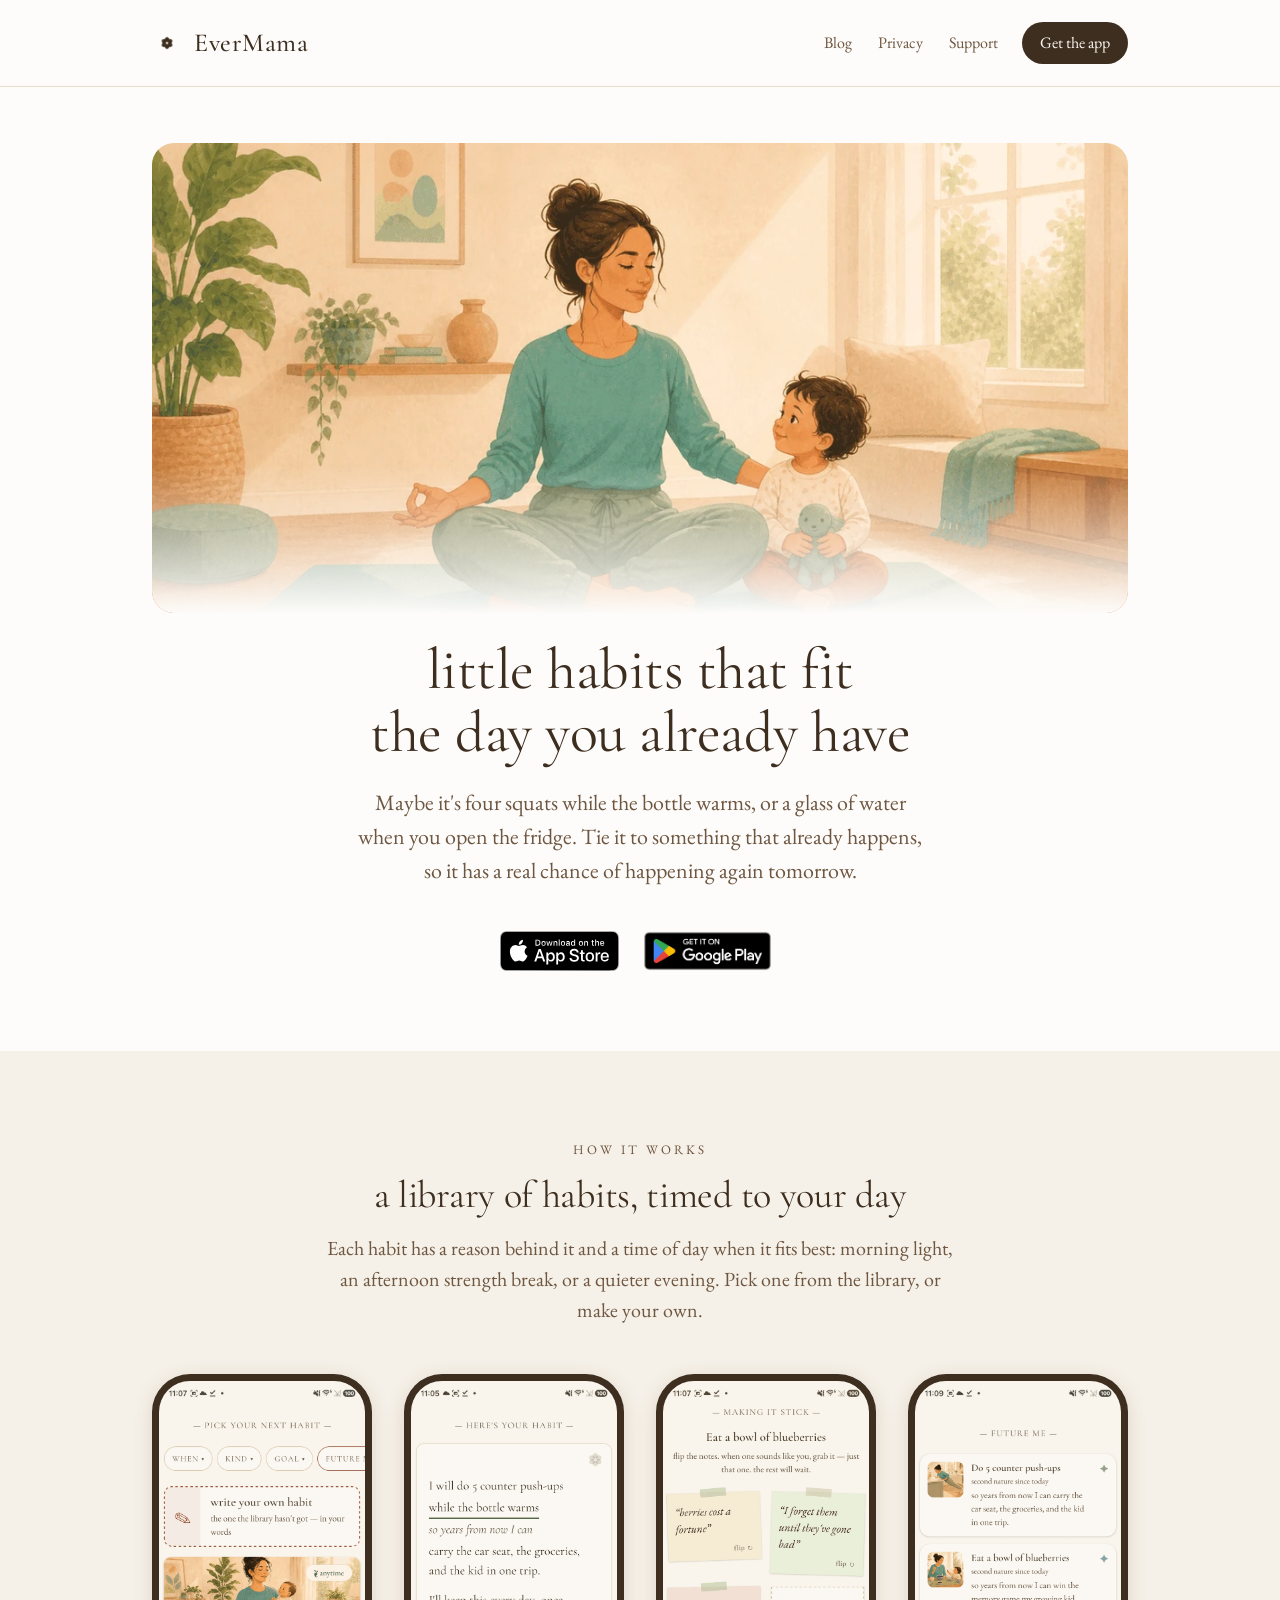
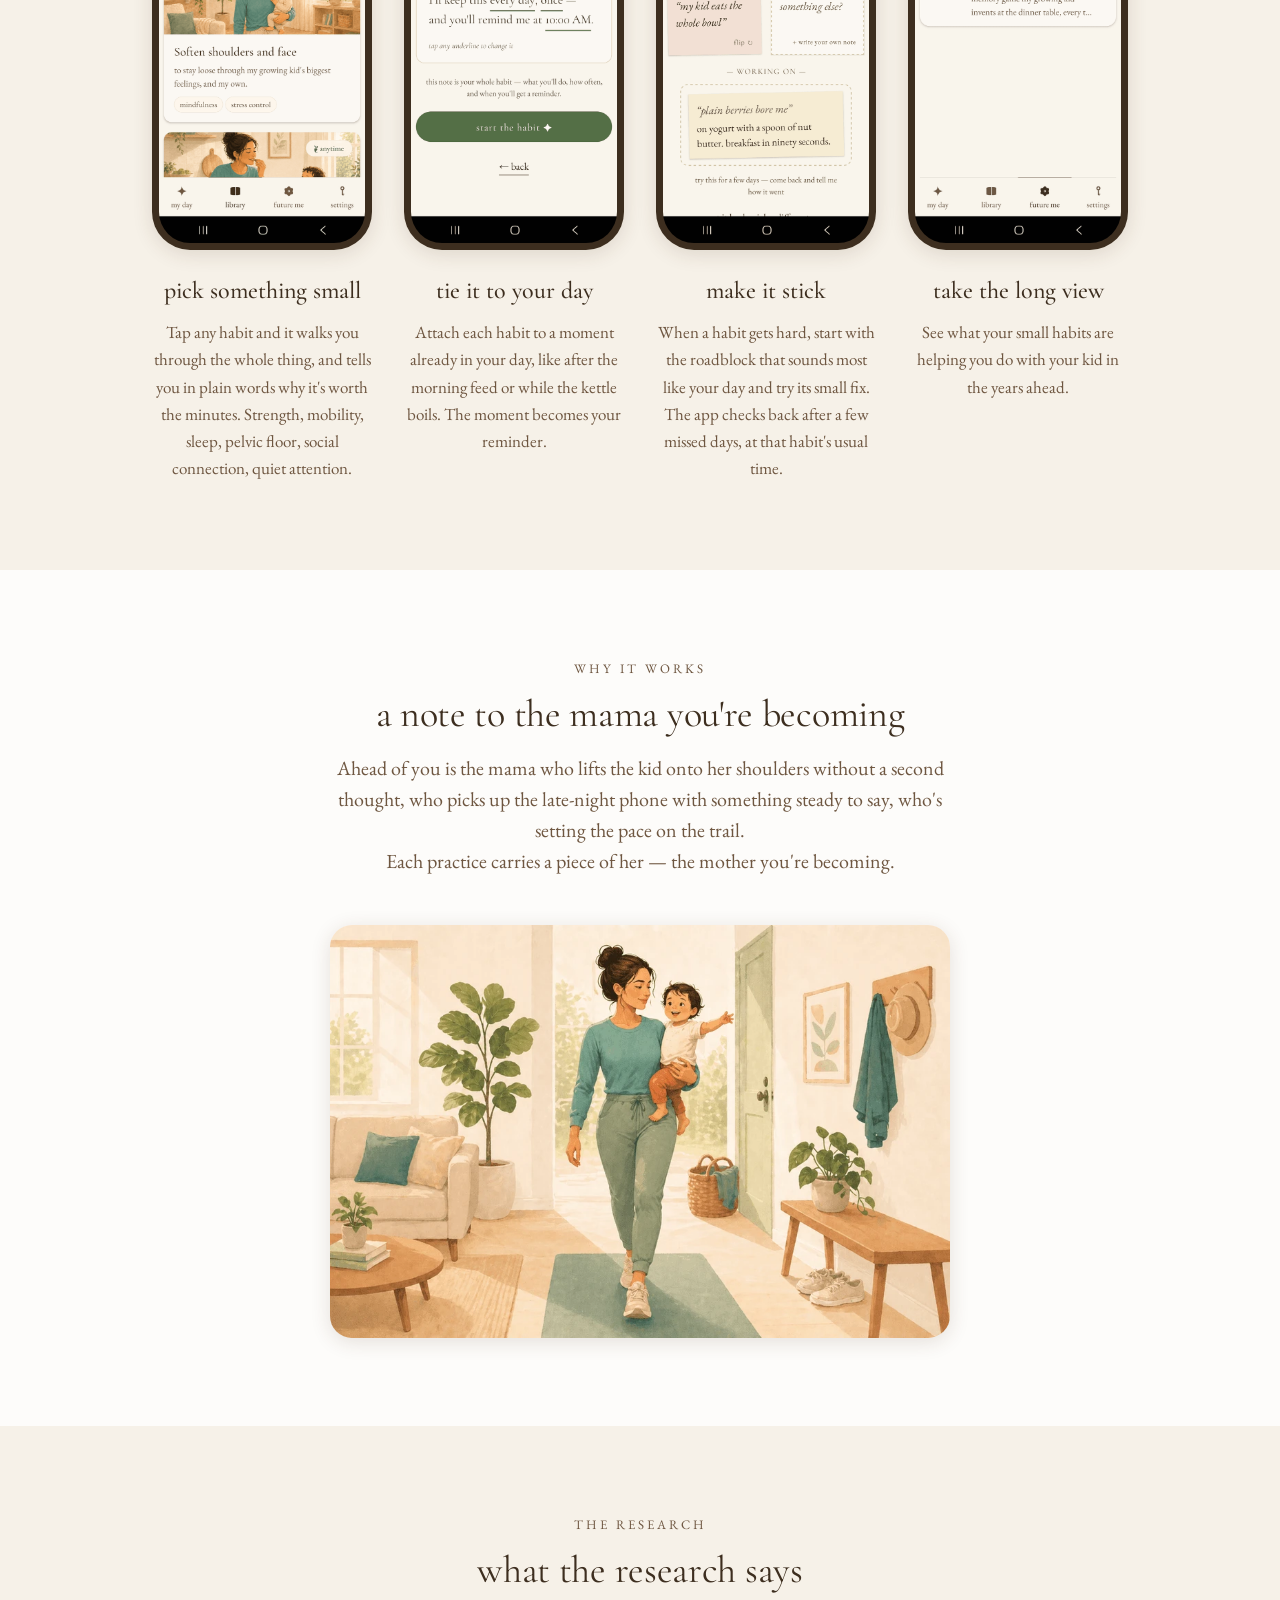
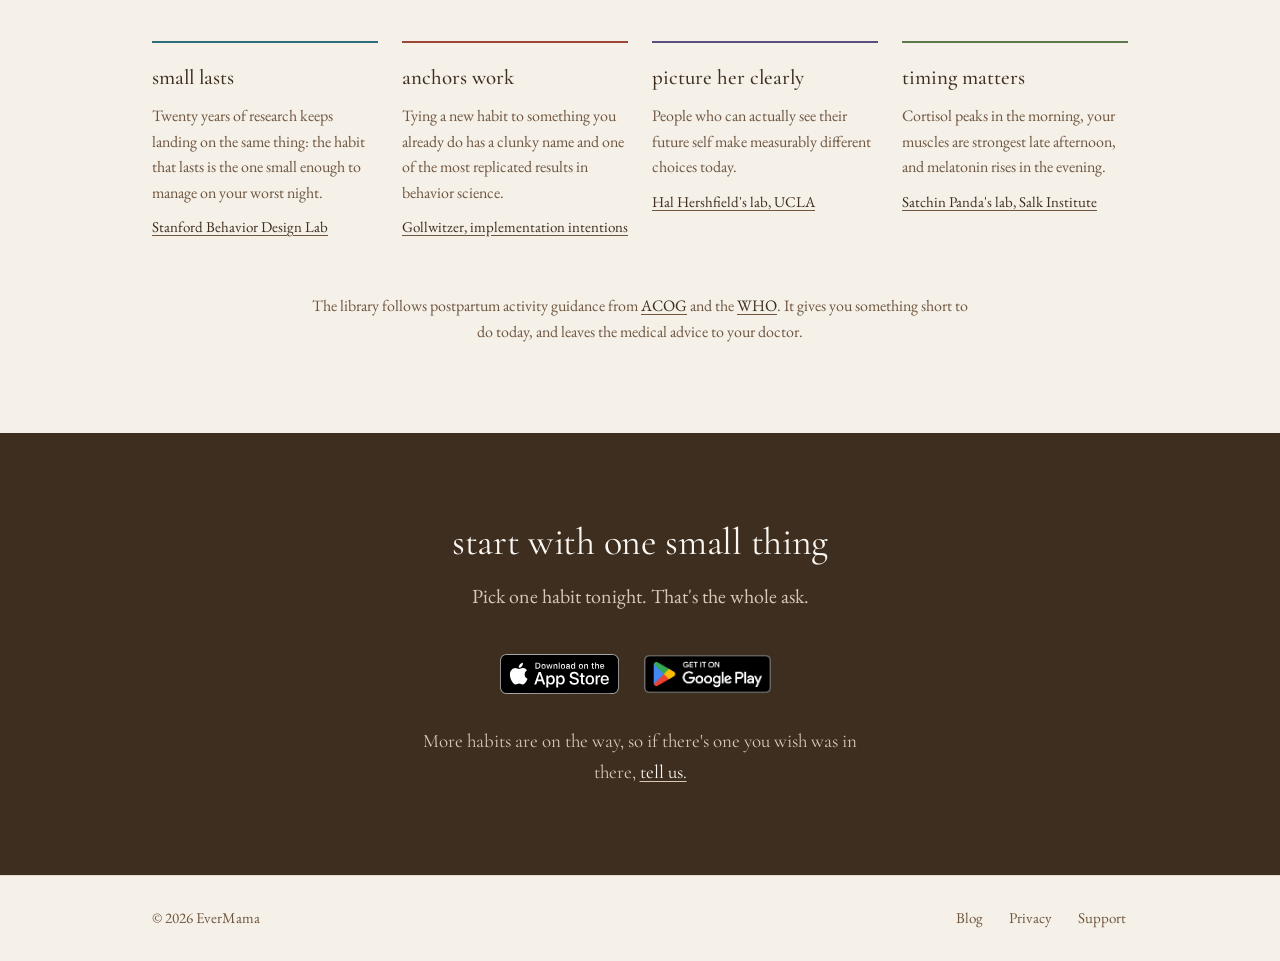
<file: index.html>
<!doctype html>
<html lang="en">
  <head>
    <meta charset="utf-8" />
    <meta name="viewport" content="width=device-width, initial-scale=1" />
    <title>EverMama — small healthy habits for new moms</title>
    <link rel="canonical" href="https://evermama.app/" />
    <meta
      name="description"
      content="EverMama helps new moms build healthy habits that fit real life. Choose one small action and see how it supports the years ahead with your kid."
    />
    <link rel="icon" href="/assets/favicon.png" type="image/png" />
    <link rel="apple-touch-icon" href="/assets/icon.png" />
    <meta name="theme-color" content="#fdfcfa" />

    <meta property="og:site_name" content="EverMama" />
    <meta property="og:type" content="website" />
    <meta property="og:url" content="https://evermama.app/" />
    <meta property="og:title" content="EverMama — small healthy habits for new moms" />
    <meta
      property="og:description"
      content="EverMama helps new moms build healthy habits that fit real life. Choose one small action and see how it supports the years ahead with your kid."
    />
    <meta property="og:image" content="https://evermama.app/assets/illustrations/intro-hero.png" />
    <meta property="og:image:width" content="1080" />
    <meta property="og:image:height" content="520" />
    <meta
      property="og:image:alt"
      content="A painted scene of a mother sitting cross-legged on a yoga mat in a sunlit room, her small child sitting beside her holding a toy."
    />
    <meta name="twitter:card" content="summary_large_image" />
    <meta name="twitter:title" content="EverMama — small healthy habits for new moms" />
    <meta
      name="twitter:description"
      content="EverMama helps new moms build healthy habits that fit real life. Choose one small action and see how it supports the years ahead with your kid."
    />
    <meta name="twitter:image" content="https://evermama.app/assets/illustrations/intro-hero.png" />

    <script type="application/ld+json">
    {
      "@context": "https://schema.org",
      "@graph": [
        {
          "@type": "Organization",
          "@id": "https://evermama.app/#organization",
          "name": "EverMama",
          "url": "https://evermama.app/",
          "logo": {
            "@type": "ImageObject",
            "url": "https://evermama.app/assets/icon.png",
            "width": 1024,
            "height": 1024
          },
          "sameAs": [
            "https://apps.apple.com/us/app/evermama/id6767789541",
            "https://play.google.com/store/apps/details?id=com.evermama.app"
          ]
        },
        {
          "@type": "WebSite",
          "@id": "https://evermama.app/#website",
          "url": "https://evermama.app/",
          "name": "EverMama",
          "publisher": { "@id": "https://evermama.app/#organization" },
          "inLanguage": "en"
        },
        {
          "@type": "MobileApplication",
          "@id": "https://evermama.app/#app",
          "name": "EverMama",
          "url": "https://evermama.app/",
          "description": "EverMama helps new moms build healthy habits that fit real life. Choose one small action and see how it supports the years ahead with your kid.",
          "applicationCategory": "HealthApplication",
          "operatingSystem": "iOS, Android",
          "image": "https://evermama.app/assets/icon.png",
          "screenshot": [
            "https://evermama.app/assets/screenshots/05-library.png",
            "https://evermama.app/assets/screenshots/06-build.png",
            "https://evermama.app/assets/screenshots/07-make-it-stick.png",
            "https://evermama.app/assets/screenshots/08-future-me.png"
          ],
          "installUrl": [
            "https://apps.apple.com/us/app/evermama/id6767789541",
            "https://play.google.com/store/apps/details?id=com.evermama.app"
          ],
          "offers": { "@type": "Offer", "price": "0", "priceCurrency": "USD" },
          "author": { "@id": "https://evermama.app/#organization" },
          "publisher": { "@id": "https://evermama.app/#organization" }
        }
      ]
    }
    </script>

    <link rel="preconnect" href="https://fonts.googleapis.com" />
    <link rel="preconnect" href="https://fonts.gstatic.com" crossorigin />
    <link
      href="https://fonts.googleapis.com/css2?family=Cormorant+Garamond:ital,wght@0,400;0,500;1,400;1,500&family=EB+Garamond:ital,wght@0,400;0,500;1,400&display=swap"
      rel="stylesheet"
    />
    <link rel="stylesheet" href="/styles.css" />
  </head>
  <body>
    <header class="site">
      <div class="wrap">
        <a href="/" class="wordmark">
          <img src="/assets/mark.png" alt="" class="wordmark-icon" />
          EverMama
        </a>
        <nav>
          <a href="/blog/">Blog</a>
          <a href="/privacy">Privacy</a>
          <a href="/support">Support</a>
          <a href="/#get" class="nav-cta">Get the app</a>
        </nav>
      </div>
    </header>

    <main>
      <section class="hero">
        <div class="wrap">
          <div class="hero-scene">
            <picture>
              <source srcset="/assets/illustrations/intro-hero.webp" type="image/webp" />
              <img
                src="/assets/illustrations/intro-hero.png"
                width="1080"
                height="520"
                fetchpriority="high"
                alt="A painted scene of a mother sitting cross-legged on a yoga mat in a sunlit room, her small child sitting beside her holding a toy."
              />
            </picture>
          </div>
          <h1>little habits that fit<br />the day you already have</h1>
          <p class="lede">
            Maybe it's four squats while the bottle warms, or a glass of
            water when you open the fridge. Tie it to something that already
            happens, so it has a real chance of happening again tomorrow.
          </p>
          <p class="badges">
            <a
              href="https://apps.apple.com/us/app/evermama/id6767789541"
              class="store-badge app-store-badge"
              aria-label="Download EverMama on the App Store"
            >
              <img src="/assets/app-store-badge.svg" alt="Download on the App Store" />
            </a>
            <a
              href="https://play.google.com/store/apps/details?id=com.evermama.app"
              class="store-badge play-badge"
              aria-label="Get EverMama on Google Play"
            >
              <img src="/assets/google-play-badge.png" alt="Get it on Google Play" />
            </a>
          </p>
        </div>
      </section>

      <section class="band band--tint">
        <div class="wrap">
          <div class="section-head">
            <span class="kicker">how it works</span>
            <h2>a library of habits, timed to your day</h2>
            <p class="section-lede">
              Each habit has a reason behind it and a time of day when it fits
              best: morning light, an afternoon strength break, or a quieter
              evening. Pick one from the library, or make your own.
            </p>
          </div>
          <div class="tour">
            <figure class="tour-card">
              <div class="phone">
                <img
                  src="/assets/screenshots/05-library.png"
                  alt="The library screen with when, kind, goal and future-me filters above an anytime card for &lsquo;Soften shoulders and face.&rsquo;"
                  loading="lazy"
                />
              </div>
              <figcaption>
                <div class="name">pick something small</div>
                <div class="future">
                  Tap any habit and it walks you through the whole thing, and
                  tells you in plain words why it's worth the minutes.
                  Strength, mobility, sleep, pelvic floor, social connection,
                  quiet attention.
                </div>
              </figcaption>
            </figure>
            <figure class="tour-card">
              <div class="phone">
                <img
                  src="/assets/screenshots/06-build.png"
                  alt="The habit note reading &lsquo;I will do 5 counter push-ups while the bottle warms,&rsquo; anchor, schedule and reminder underlined for changing."
                  loading="lazy"
                />
              </div>
              <figcaption>
                <div class="name">tie it to your day</div>
                <div class="future">
                  Attach each habit to a moment already in your day, like
                  after the morning feed or while the kettle boils. The moment
                  becomes your reminder.
                </div>
              </figcaption>
            </figure>
            <figure class="tour-card">
              <div class="phone">
                <img
                  src="/assets/screenshots/07-make-it-stick.png"
                  alt="The making-it-stick screen for &lsquo;Eat a bowl of blueberries&rsquo;: flippable notes like &lsquo;berries cost a fortune,&rsquo; with a fix pinned under &lsquo;working on.&rsquo;"
                  loading="lazy"
                />
              </div>
              <figcaption>
                <div class="name">make it stick</div>
                <div class="future">
                  When a habit gets hard, start with the roadblock that sounds
                  most like your day and try its small fix. The app checks
                  back after a few missed days, at that habit's usual time.
                </div>
              </figcaption>
            </figure>
            <figure class="tour-card">
              <div class="phone">
                <img
                  src="/assets/screenshots/08-future-me.png"
                  alt="The Future Me screen listing &lsquo;Do 5 counter push-ups&rsquo; and &lsquo;Eat a bowl of blueberries&rsquo; with the mother they are shaping."
                  loading="lazy"
                />
              </div>
              <figcaption>
                <div class="name">take the long view</div>
                <div class="future">
                  See what your small habits are helping you do with your kid
                  in the years ahead.
                </div>
              </figcaption>
            </figure>
          </div>
        </div>
      </section>

      <section class="band">
        <div class="wrap">
          <div class="section-head">
            <span class="kicker">why it works</span>
            <h2>a note to the mama you're becoming</h2>
            <p class="section-lede">
              Ahead of you is the mama who lifts the kid onto her shoulders
              without a second thought, who picks up the late-night phone
              with something steady to say, who's setting the pace on the
              trail.
            </p>
            <p class="section-lede">
              Each practice carries a piece of her — the mother you're
              becoming.
            </p>
          </div>
          <div class="note-scene">
            <picture>
              <source srcset="/assets/illustrations/becoming.webp" type="image/webp" />
              <img
                src="/assets/illustrations/becoming.png"
                width="900"
                height="600"
                loading="lazy"
                decoding="async"
                alt="A painted scene of a mother carrying her laughing toddler on one arm through a bright, sunlit hallway."
              />
            </picture>
          </div>
        </div>
      </section>

      <section class="band band--tint">
        <div class="wrap">
          <div class="section-head">
            <span class="kicker">the research</span>
            <h2>what the research says</h2>
          </div>
          <div class="cards cards--4">
            <div class="receipt">
              <h3>small lasts</h3>
              <p>
                Twenty years of research keeps landing on the same thing: the
                habit that lasts is the one small enough to manage on your
                worst night.
              </p>
              <p class="source">
                <a href="https://www.gsb.stanford.edu/insights/building-habits-key-lasting-behavior-change">Stanford
                Behavior Design Lab</a>
              </p>
            </div>
            <div class="receipt">
              <h3>anchors work</h3>
              <p>
                Tying a new habit to something you already do has a clunky
                name and one of the most replicated results in behavior
                science.
              </p>
              <p class="source">
                <a href="https://www.prospectivepsych.org/sites/default/files/pictures/Gollwitzer_Implementation-intentions-1999.pdf">Gollwitzer,
                implementation intentions</a>
              </p>
            </div>
            <div class="receipt">
              <h3>picture her clearly</h3>
              <p>
                People who can actually see their future self make measurably
                different choices today.
              </p>
              <p class="source">
                <a href="https://nyaspubs.onlinelibrary.wiley.com/doi/10.1111/j.1749-6632.2011.06201.x">Hal
                Hershfield's lab, UCLA</a>
              </p>
            </div>
            <div class="receipt">
              <h3>timing matters</h3>
              <p>
                Cortisol peaks in the morning, your muscles are strongest late
                afternoon, and melatonin rises in the evening.
              </p>
              <p class="source">
                <a href="https://www.salk.edu/scientist/satchidananda-panda/">Satchin
                Panda's lab, Salk Institute</a>
              </p>
            </div>
          </div>
          <p class="footnote">
            The library follows postpartum activity guidance from
            <a href="https://www.acog.org/clinical/clinical-guidance/committee-opinion/articles/2020/04/physical-activity-and-exercise-during-pregnancy-and-the-postpartum-period">ACOG</a>
            and the <a href="https://pmc.ncbi.nlm.nih.gov/articles/PMC7719906/">WHO</a>.
            It gives you something short to do today, and leaves the medical
            advice to your doctor.
          </p>
        </div>
      </section>

      <section class="band band--ink cta" id="get">
        <div class="wrap">
          <div class="section-head">
            <h2>start with one small thing</h2>
            <p class="section-lede">Pick one habit tonight. That's the whole ask.</p>
          </div>
          <p class="badges">
            <a
              href="https://apps.apple.com/us/app/evermama/id6767789541"
              class="store-badge app-store-badge"
              aria-label="Download EverMama on the App Store"
            >
              <img src="/assets/app-store-badge.svg" alt="Download on the App Store" />
            </a>
            <a
              href="https://play.google.com/store/apps/details?id=com.evermama.app"
              class="store-badge play-badge"
              aria-label="Get EverMama on Google Play"
            >
              <img src="/assets/google-play-badge.png" alt="Get it on Google Play" />
            </a>
          </p>
          <p class="badge-note">
            More habits are on the way, so if there's one you wish was in
            there,&nbsp;<a href="https://forms.gle/dcR8sUbCnc4DHEsK9" target="_blank" rel="noopener" style="white-space: nowrap">tell&nbsp;us.</a>
          </p>
        </div>
      </section>
    </main>

    <footer class="site">
      <div class="wrap">
        <div>© 2026 EverMama</div>
        <nav>
          <a href="/blog/">Blog</a>
          <a href="/privacy">Privacy</a>
          <a href="/support">Support</a>
        </nav>
      </div>
    </footer>

    <div class="lightbox" id="lightbox" role="dialog" aria-modal="true" aria-label="Enlarged screenshot" hidden>
      <button type="button" class="lightbox-close" aria-label="Close"><span aria-hidden="true">×</span></button>
      <img alt="" />
    </div>

    <script>
      (function () {
        var box = document.getElementById('lightbox');
        var img = box.querySelector('img');
        var lastFocus = null;

        function open(src, alt) {
          lastFocus = document.activeElement;
          img.src = src;
          img.alt = alt || '';
          box.hidden = false;
          document.body.style.overflow = 'hidden';
          box.querySelector('.lightbox-close').focus();
        }
        function close() {
          box.hidden = true;
          img.removeAttribute('src');
          document.body.style.overflow = '';
          if (lastFocus && lastFocus.focus) lastFocus.focus();
        }

        document.querySelectorAll('.phone').forEach(function (phone) {
          var phoneImg = phone.querySelector('img');
          if (!phoneImg) return;
          phone.addEventListener('click', function () {
            open(phoneImg.src, phoneImg.alt);
          });
        });

        box.addEventListener('click', function (e) {
          if (e.target !== img) close();
        });
        document.addEventListener('keydown', function (e) {
          if (e.key === 'Escape' && !box.hidden) close();
        });
      })();
    </script>
  </body>
</html>
</file>
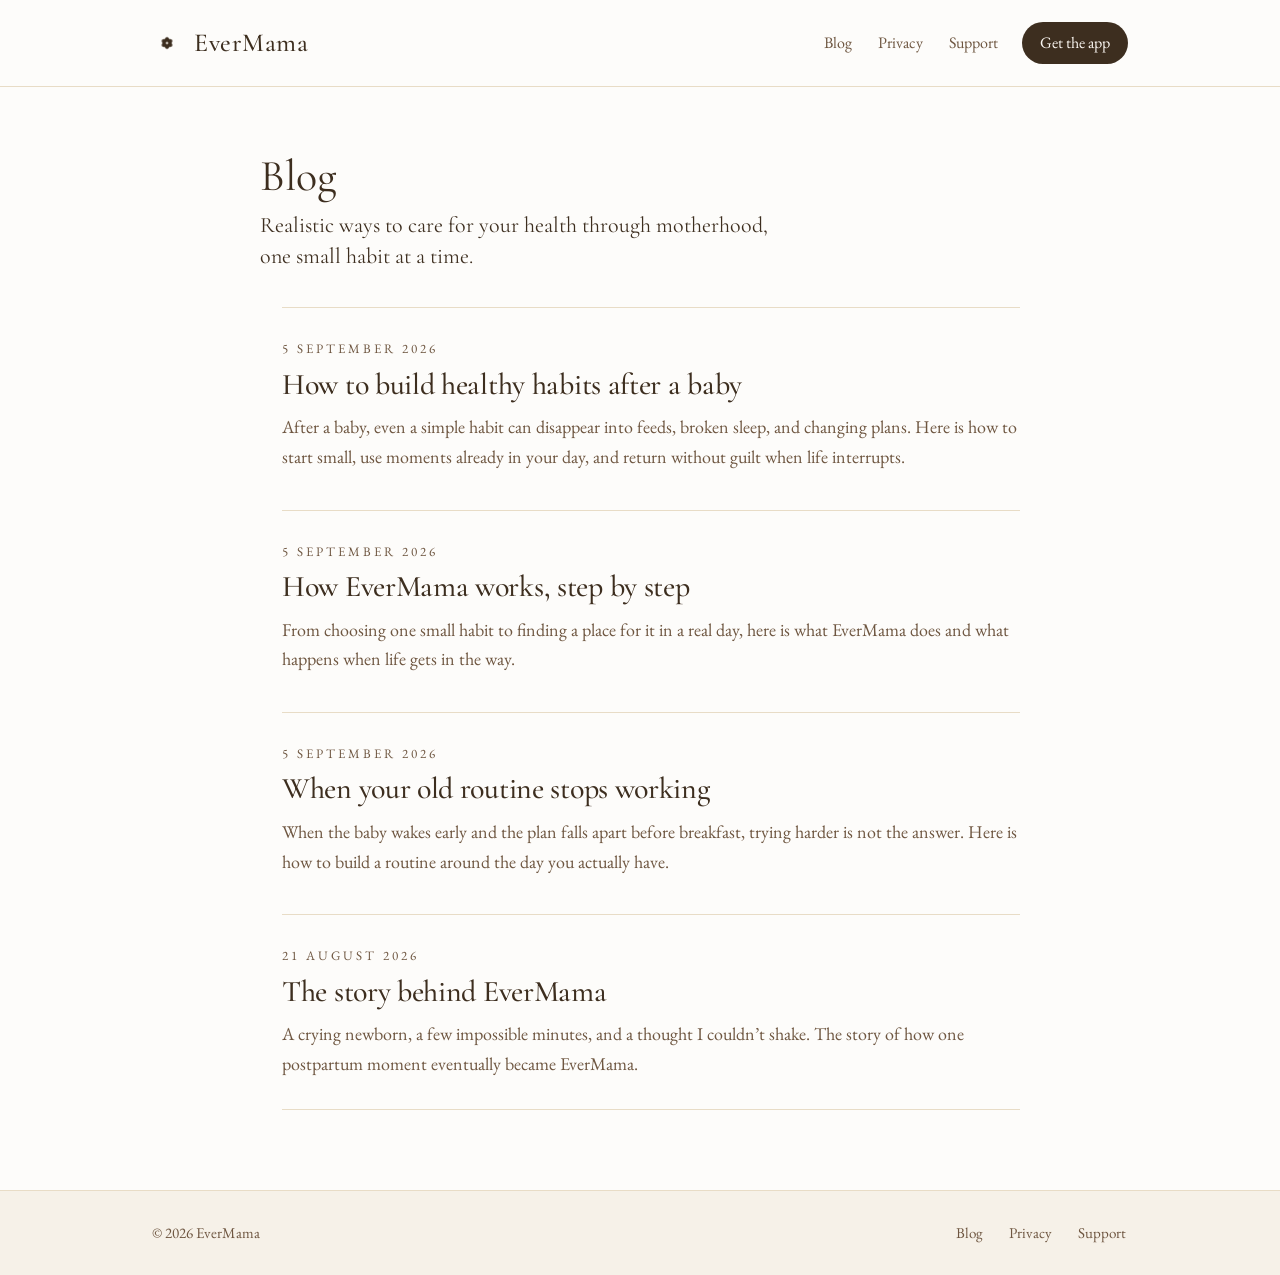
<file: blog/index.html>
<!doctype html>
<html lang="en">
  <head>
    <meta charset="utf-8" />
    <meta name="viewport" content="width=device-width, initial-scale=1" />
    <title>Blog - EverMama</title>
    <link rel="canonical" href="https://evermama.app/blog/" />
    <meta
      name="description"
      content="Honest, realistic ways to care for your health while raising a child - one small habit that fits your day at a time."
    />
    <link rel="icon" href="/assets/favicon.png" type="image/png" />
    <meta name="theme-color" content="#fdfcfa" />

    <meta property="og:site_name" content="EverMama" />
    <meta property="og:type" content="website" />
    <meta property="og:url" content="https://evermama.app/blog/" />
    <meta property="og:title" content="Blog - EverMama" />
    <meta property="og:description" content="Honest, realistic ways to care for your health while raising a child - one small habit that fits your day at a time." />
    <meta property="og:image" content="https://evermama.app/assets/icon.png" />
    <meta property="og:image:width" content="1024" />
    <meta property="og:image:height" content="1024" />
    <meta name="twitter:card" content="summary" />
    <meta name="twitter:title" content="Blog - EverMama" />
    <meta name="twitter:description" content="Honest, realistic ways to care for your health while raising a child - one small habit that fits your day at a time." />
    <meta name="twitter:image" content="https://evermama.app/assets/icon.png" />

    <script type="application/ld+json">
    {
      "@context": "https://schema.org",
      "@type": "Blog",
      "@id": "https://evermama.app/blog/#blog",
      "url": "https://evermama.app/blog/",
      "name": "EverMama blog",
      "description": "Honest, realistic ways to care for your health while raising a child - one small habit that fits your day at a time.",
      "inLanguage": "en",
      "publisher": {
        "@type": "Organization",
        "name": "EverMama",
        "url": "https://evermama.app/"
      },
      "blogPost": [
        {
          "@type": "BlogPosting",
          "@id": "https://evermama.app/blog/how-to-build-healthy-habits-after-a-baby#post",
          "url": "https://evermama.app/blog/how-to-build-healthy-habits-after-a-baby",
          "headline": "How to build healthy habits after a baby",
          "datePublished": "2026-09-05"
        },
        {
          "@type": "BlogPosting",
          "@id": "https://evermama.app/blog/how-evermama-works#post",
          "url": "https://evermama.app/blog/how-evermama-works",
          "headline": "How EverMama works, step by step",
          "datePublished": "2026-09-05"
        },
        {
          "@type": "BlogPosting",
          "@id": "https://evermama.app/blog/when-your-old-routine-stops-working#post",
          "url": "https://evermama.app/blog/when-your-old-routine-stops-working",
          "headline": "When your old routine stops working",
          "datePublished": "2026-09-05"
        },
        {
          "@type": "BlogPosting",
          "@id": "https://evermama.app/blog/the-story-behind-evermama#post",
          "url": "https://evermama.app/blog/the-story-behind-evermama",
          "headline": "The story behind EverMama",
          "datePublished": "2026-08-21"
        }
      ]
    }
    </script>

    <link rel="preconnect" href="https://fonts.googleapis.com" />
    <link rel="preconnect" href="https://fonts.gstatic.com" crossorigin />
    <link
      href="https://fonts.googleapis.com/css2?family=Cormorant+Garamond:ital,wght@0,400;0,500;1,400;1,500&family=EB+Garamond:ital,wght@0,400;0,500;1,400&display=swap"
      rel="stylesheet"
    />
    <link rel="stylesheet" href="/styles.css" />
  </head>
  <body>
    <header class="site">
      <div class="wrap">
        <a href="/" class="wordmark">
          <img src="/assets/mark.png" alt="" class="wordmark-icon" />
          EverMama
        </a>
        <nav>
          <a href="/blog/">Blog</a>
          <a href="/privacy">Privacy</a>
          <a href="/support">Support</a>
          <a href="/#get" class="nav-cta">Get the app</a>
        </nav>
      </div>
    </header>

    <main class="wrap wrap--doc doc">
      <h1>Blog</h1>
      <p class="doc-lede">
        Realistic ways to care for your health through motherhood, one small
        habit at a time.
      </p>

      <!--
        To add a post:
          1. Copy blog/_template.html to blog/<slug>.html and fill in the slots.
          2. Paste a new <li class="post-card"> at the TOP of this list.
          3. Add the post to the blogPost list in the JSON-LD above and to /sitemap.xml.
        Newest first.
      -->
      <ul class="post-list">
        <li class="post-card">
          <span class="kicker">5 September 2026</span>
          <h2><a href="/blog/how-to-build-healthy-habits-after-a-baby">How to build healthy habits after a baby</a></h2>
          <p>
            After a baby, even a simple habit can disappear into feeds, broken
            sleep, and changing plans. Here is how to start small, use moments
            already in your day, and return without guilt when life interrupts.
          </p>
        </li>
        <li class="post-card">
          <span class="kicker">5 September 2026</span>
          <h2><a href="/blog/how-evermama-works">How EverMama works, step by step</a></h2>
          <p>
            From choosing one small habit to finding a place for it in a real
            day, here is what EverMama does and what happens when life gets in
            the way.
          </p>
        </li>
        <li class="post-card">
          <span class="kicker">5 September 2026</span>
          <h2><a href="/blog/when-your-old-routine-stops-working">When your old routine stops working</a></h2>
          <p>
            When the baby wakes early and the plan falls apart before
            breakfast, trying harder is not the answer. Here is how to build a
            routine around the day you actually have.
          </p>
        </li>
        <li class="post-card">
          <span class="kicker">21 August 2026</span>
          <h2><a href="/blog/the-story-behind-evermama">The story behind EverMama</a></h2>
          <p>
            A crying newborn, a few impossible minutes, and a thought I
            couldn’t shake. The story of how one postpartum moment eventually
            became EverMama.
          </p>
        </li>
      </ul>
    </main>

    <footer class="site">
      <div class="wrap">
        <div>© 2026 EverMama</div>
        <nav>
          <a href="/blog/">Blog</a>
          <a href="/privacy">Privacy</a>
          <a href="/support">Support</a>
        </nav>
      </div>
    </footer>
  </body>
</html>
</file>
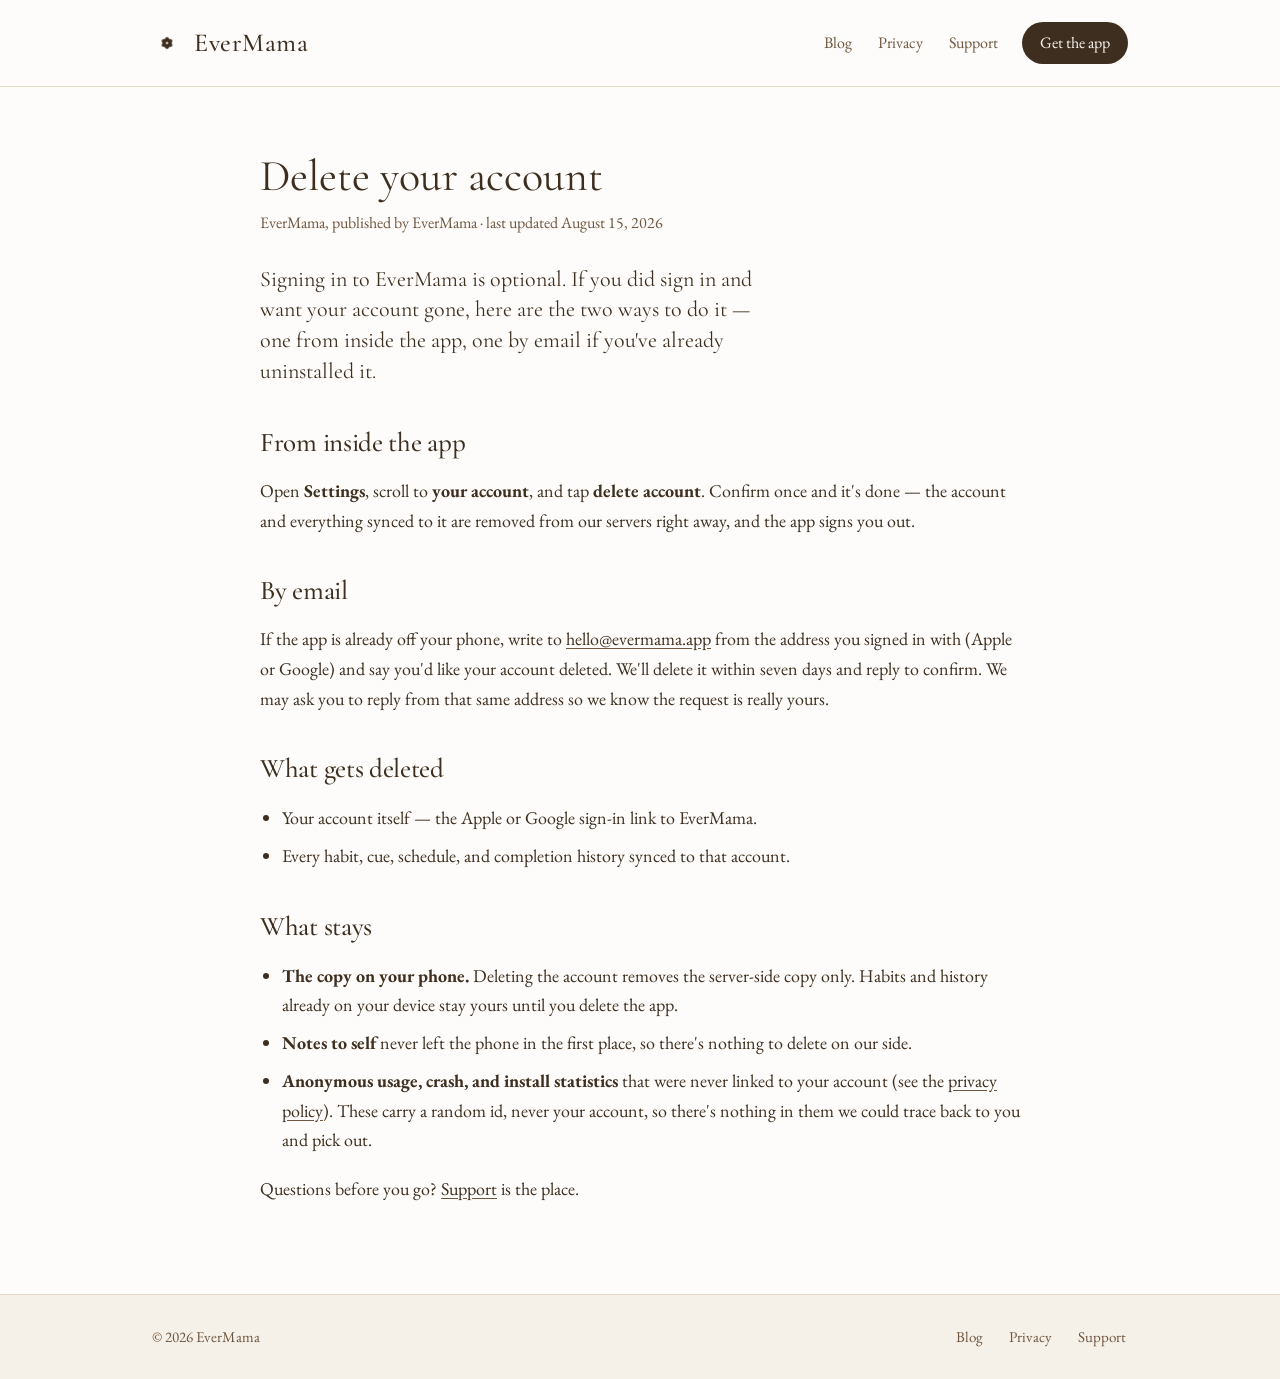
<file: delete-account.html>
<!doctype html>
<html lang="en">
  <head>
    <meta charset="utf-8" />
    <meta name="viewport" content="width=device-width, initial-scale=1" />
    <title>Delete your account — EverMama</title>
    <link rel="canonical" href="https://evermama.app/delete-account" />
    <meta
      name="description"
      content="How to delete your EverMama account and the data synced to it, from inside the app or by email."
    />
    <link rel="icon" href="/assets/favicon.png" type="image/png" />
    <meta name="theme-color" content="#fdfcfa" />

    <meta property="og:site_name" content="EverMama" />
    <meta property="og:type" content="website" />
    <meta property="og:url" content="https://evermama.app/delete-account" />
    <meta property="og:title" content="Delete your account — EverMama" />
    <meta property="og:description" content="How to delete your EverMama account and the data synced to it, from inside the app or by email." />
    <meta property="og:image" content="https://evermama.app/assets/icon.png" />
    <meta property="og:image:width" content="1024" />
    <meta property="og:image:height" content="1024" />
    <meta name="twitter:card" content="summary" />
    <meta name="twitter:title" content="Delete your account — EverMama" />
    <meta name="twitter:description" content="How to delete your EverMama account and the data synced to it, from inside the app or by email." />
    <meta name="twitter:image" content="https://evermama.app/assets/icon.png" />

    <link rel="preconnect" href="https://fonts.googleapis.com" />
    <link rel="preconnect" href="https://fonts.gstatic.com" crossorigin />
    <link
      href="https://fonts.googleapis.com/css2?family=Cormorant+Garamond:ital,wght@0,400;0,500;1,400;1,500&family=EB+Garamond:ital,wght@0,400;0,500;1,400&display=swap"
      rel="stylesheet"
    />
    <link rel="stylesheet" href="/styles.css" />
  </head>
  <body>
    <header class="site">
      <div class="wrap">
        <a href="/" class="wordmark">
          <img src="/assets/mark.png" alt="" class="wordmark-icon" />
          EverMama
        </a>
        <nav>
          <a href="/blog/">Blog</a>
          <a href="/privacy">Privacy</a>
          <a href="/support">Support</a>
          <a href="/#get" class="nav-cta">Get the app</a>
        </nav>
      </div>
    </header>

    <main class="wrap wrap--doc doc">
        <h1>Delete your account</h1>
        <span class="updated">EverMama, published by EverMama · last updated August 15, 2026</span>

        <p class="doc-lede">
          Signing in to EverMama is optional. If you did sign in and want
          your account gone, here are the two ways to do it — one from
          inside the app, one by email if you've already uninstalled it.
        </p>

        <h2>From inside the app</h2>
        <p>
          Open <strong>Settings</strong>, scroll to <strong>your
          account</strong>, and tap <strong>delete account</strong>. Confirm
          once and it's done — the account and everything synced to it are
          removed from our servers right away, and the app signs you out.
        </p>

        <h2>By email</h2>
        <p>
          If the app is already off your phone, write to
          <a href="mailto:hello@evermama.app?subject=Delete%20my%20EverMama%20account">hello@evermama.app</a>
          from the address you signed in with (Apple or Google) and say you'd
          like your account deleted. We'll delete it within seven days and
          reply to confirm. We may ask you to reply from that same address
          so we know the request is really yours.
        </p>

        <h2>What gets deleted</h2>
        <ul>
          <li>Your account itself — the Apple or Google sign-in link to EverMama.</li>
          <li>Every habit, cue, schedule, and completion history synced to that account.</li>
        </ul>

        <h2>What stays</h2>
        <ul>
          <li>
            <strong>The copy on your phone.</strong> Deleting the account
            removes the server-side copy only. Habits and history already on
            your device stay yours until you delete the app.
          </li>
          <li>
            <strong>Notes to self</strong> never left the phone in the first
            place, so there's nothing to delete on our side.
          </li>
          <li>
            <strong>Anonymous usage, crash, and install statistics</strong>
            that were never linked to your account (see the
            <a href="/privacy">privacy policy</a>). These carry a
            random id, never your account, so there's nothing in them we
            could trace back to you and pick out.
          </li>
        </ul>

        <p>
          Questions before you go? <a href="/support">Support</a> is
          the place.
        </p>
      </main>

    <footer class="site">
      <div class="wrap">
        <div>© 2026 EverMama</div>
        <nav>
          <a href="/blog/">Blog</a>
          <a href="/privacy">Privacy</a>
          <a href="/support">Support</a>
        </nav>
      </div>
    </footer>
  </body>
</html>
</file>
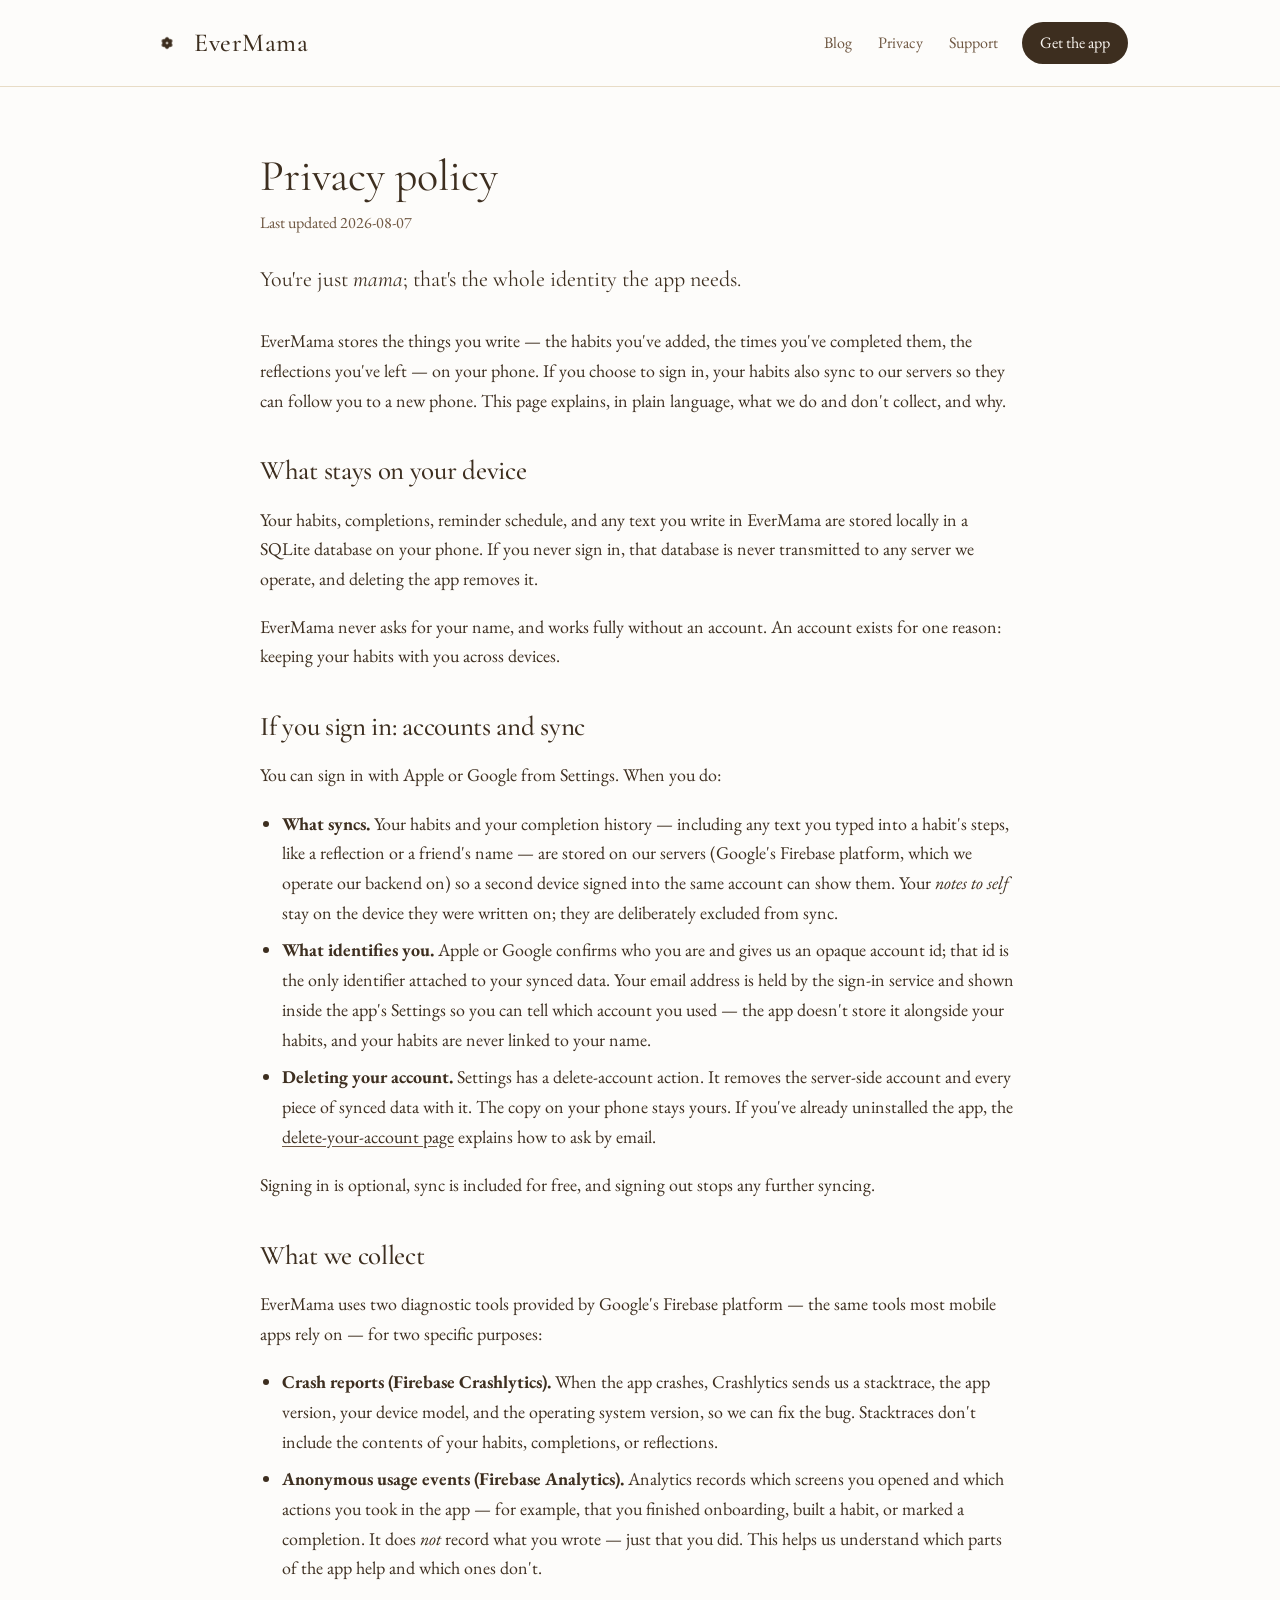
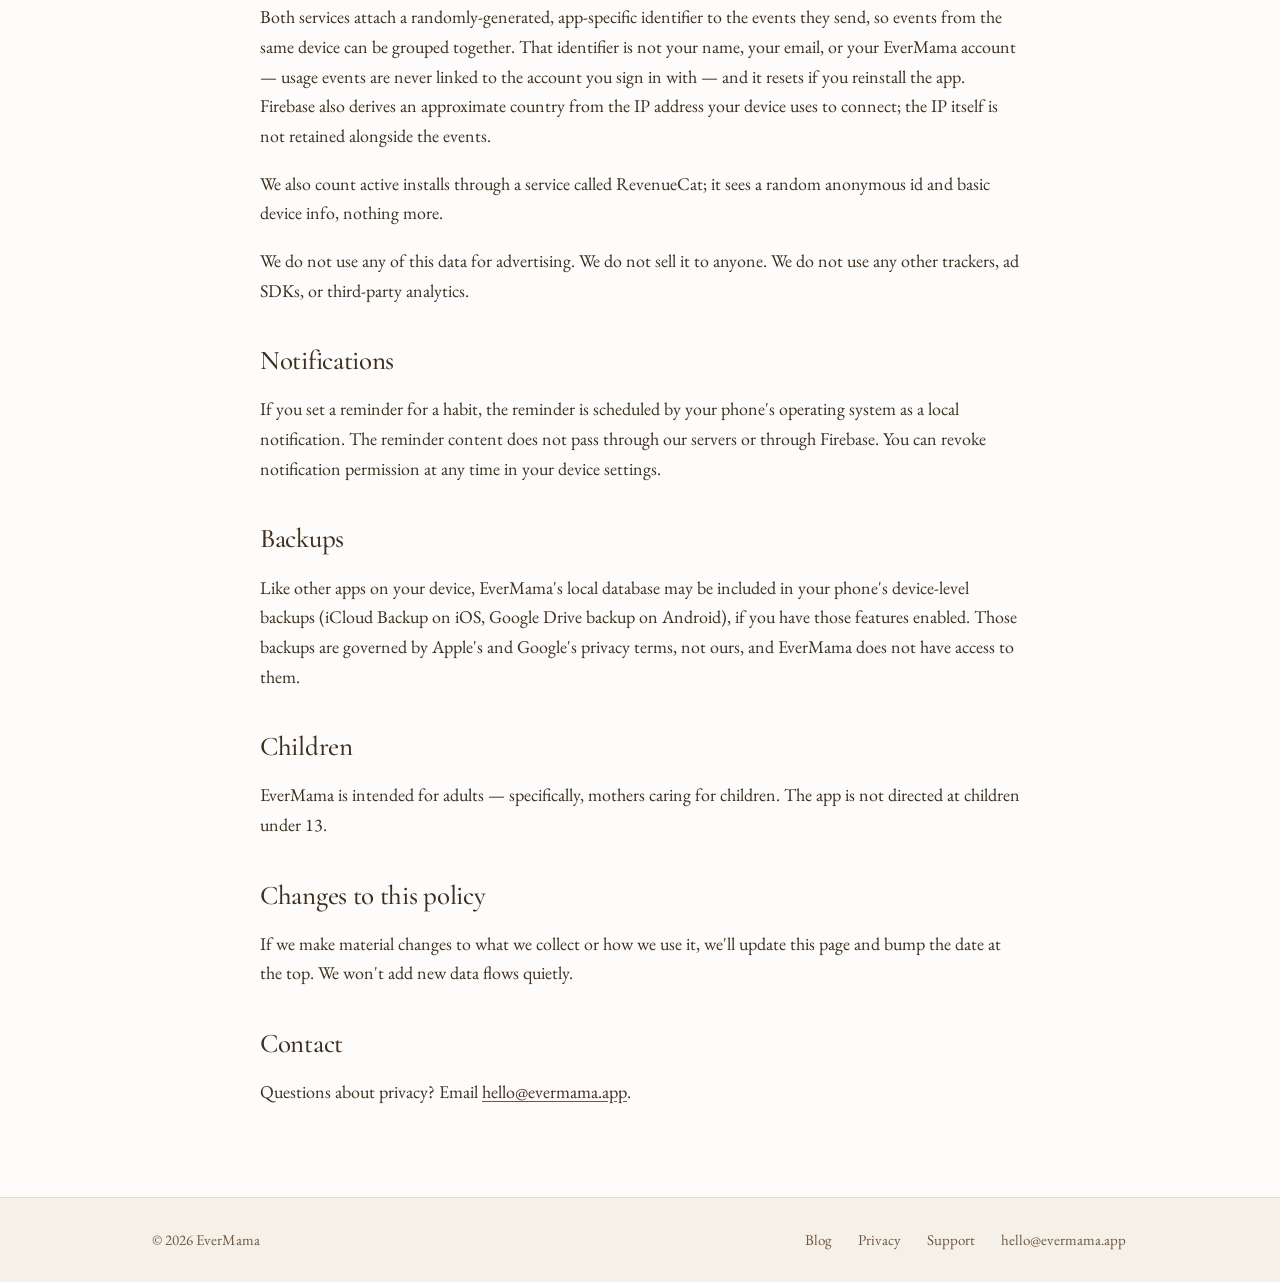
<file: privacy.html>
<!doctype html>
<html lang="en">
  <head>
    <meta charset="utf-8" />
    <meta name="viewport" content="width=device-width, initial-scale=1" />
    <title>Privacy — EverMama</title>
    <link rel="canonical" href="https://evermama.app/privacy" />
    <meta
      name="description"
      content="Learn how EverMama stores and syncs your habits, what anonymous app diagnostics we collect, and the choices you have about your data."
    />
    <link rel="icon" href="/assets/favicon.png" type="image/png" />
    <meta name="theme-color" content="#fdfcfa" />

    <meta property="og:site_name" content="EverMama" />
    <meta property="og:type" content="website" />
    <meta property="og:url" content="https://evermama.app/privacy" />
    <meta property="og:title" content="Privacy — EverMama" />
    <meta property="og:description" content="Learn how EverMama stores and syncs your habits, what anonymous app diagnostics we collect, and the choices you have about your data." />
    <meta property="og:image" content="https://evermama.app/assets/icon.png" />
    <meta property="og:image:width" content="1024" />
    <meta property="og:image:height" content="1024" />
    <meta name="twitter:card" content="summary" />
    <meta name="twitter:title" content="Privacy — EverMama" />
    <meta name="twitter:description" content="Learn how EverMama stores and syncs your habits, what anonymous app diagnostics we collect, and the choices you have about your data." />
    <meta name="twitter:image" content="https://evermama.app/assets/icon.png" />

    <link rel="preconnect" href="https://fonts.googleapis.com" />
    <link rel="preconnect" href="https://fonts.gstatic.com" crossorigin />
    <link
      href="https://fonts.googleapis.com/css2?family=Cormorant+Garamond:ital,wght@0,400;0,500;1,400;1,500&family=EB+Garamond:ital,wght@0,400;0,500;1,400&display=swap"
      rel="stylesheet"
    />
    <link rel="stylesheet" href="/styles.css" />
  </head>
  <body>
    <header class="site">
      <div class="wrap">
        <a href="/" class="wordmark">
          <img src="/assets/mark.png" alt="" class="wordmark-icon" />
          EverMama
        </a>
        <nav>
          <a href="/blog/">Blog</a>
          <a href="/privacy">Privacy</a>
          <a href="/support">Support</a>
          <a href="/#get" class="nav-cta">Get the app</a>
        </nav>
      </div>
    </header>

    <main class="wrap wrap--doc doc">
        <h1>Privacy policy</h1>
        <span class="updated">Last updated 2026-08-07</span>

        <p class="doc-lede">
          You're just <em>mama</em>; that's the whole identity the app
          needs.
        </p>

        <p>
          EverMama stores the things you write — the habits you've added,
          the times you've completed them, the reflections you've left — on
          your phone. If you choose to sign in, your habits also sync to
          our servers so they can follow you to a new phone. This page
          explains, in plain language, what we do and don't collect, and
          why.
        </p>

        <h2>What stays on your device</h2>
        <p>
          Your habits, completions, reminder schedule, and any text you
          write in EverMama are stored locally in a SQLite database on
          your phone. If you never sign in, that database is never
          transmitted to any server we operate, and deleting the app
          removes it.
        </p>
        <p>
          EverMama never asks for your name, and works fully without an
          account. An account exists for one reason: keeping your habits
          with you across devices.
        </p>

        <h2>If you sign in: accounts and sync</h2>
        <p>
          You can sign in with Apple or Google from Settings. When you do:
        </p>
        <ul>
          <li>
            <strong>What syncs.</strong> Your habits and your completion
            history — including any text you typed into a habit's steps,
            like a reflection or a friend's name — are stored on our
            servers (Google's Firebase platform, which we operate our
            backend on) so a second device signed into the same account
            can show them. Your <em>notes to self</em> stay on the device
            they were written on; they are deliberately excluded from
            sync.
          </li>
          <li>
            <strong>What identifies you.</strong> Apple or Google confirms
            who you are and gives us an opaque account id; that id is the
            only identifier attached to your synced data. Your email
            address is held by the sign-in service and shown inside the
            app's Settings so you can tell which account you used — the
            app doesn't store it alongside your habits, and your habits
            are never linked to your name.
          </li>
          <li>
            <strong>Deleting your account.</strong> Settings has a
            delete-account action. It removes the server-side account and
            every piece of synced data with it. The copy on your phone
            stays yours. If you've already uninstalled the app, the
            <a href="/delete-account">delete-your-account page</a>
            explains how to ask by email.
          </li>
        </ul>
        <p>
          Signing in is optional, sync is included for free, and signing
          out stops any further syncing.
        </p>

        <h2>What we collect</h2>
        <p>
          EverMama uses two diagnostic tools provided by Google's Firebase
          platform — the same tools most mobile apps rely on — for two
          specific purposes:
        </p>
        <ul>
          <li>
            <strong>Crash reports (Firebase Crashlytics).</strong> When the
            app crashes, Crashlytics sends us a stacktrace, the app version,
            your device model, and the operating system version, so we can
            fix the bug. Stacktraces don't include the contents of your
            habits, completions, or reflections.
          </li>
          <li>
            <strong>Anonymous usage events (Firebase Analytics).</strong>
            Analytics records which screens you opened and which actions you
            took in the app — for example, that you finished onboarding,
            built a habit, or marked a completion. It does <em>not</em>
            record what you wrote — just that you did. This helps us
            understand which parts of the app help and which ones don't.
          </li>
        </ul>
        <p>
          Both services attach a randomly-generated, app-specific identifier
          to the events they send, so events from the same device can be
          grouped together. That identifier is not your name, your email,
          or your EverMama account — usage events are never linked to the
          account you sign in with — and it resets if you reinstall the
          app. Firebase also derives an approximate country from the IP
          address your device uses to connect; the IP itself is not
          retained alongside the events.
        </p>
        <p>
          We also count active installs through a service called
          RevenueCat; it sees a random anonymous id and basic device
          info, nothing more.
        </p>
        <p>
          We do not use any of this data for advertising. We do not sell
          it to anyone. We do not use any other trackers, ad SDKs, or
          third-party analytics.
        </p>

        <h2>Notifications</h2>
        <p>
          If you set a reminder for a habit, the reminder is scheduled by
          your phone's operating system as a local notification. The reminder
          content does not pass through our servers or through Firebase. You
          can revoke notification permission at any time in your device
          settings.
        </p>

        <h2>Backups</h2>
        <p>
          Like other apps on your device, EverMama's local database may be
          included in your phone's device-level backups (iCloud Backup on
          iOS, Google Drive backup on Android), if you have those features
          enabled. Those backups are governed by Apple's and Google's
          privacy terms, not ours, and EverMama does not have access to
          them.
        </p>

        <h2>Children</h2>
        <p>
          EverMama is intended for adults — specifically, mothers caring for
          children. The app is not directed at children under 13.
        </p>

        <h2>Changes to this policy</h2>
        <p>
          If we make material changes to what we collect or how we use it,
          we'll update this page and bump the date at the top. We won't add
          new data flows quietly.
        </p>

        <h2>Contact</h2>
        <p>
          Questions about privacy? Email
          <a href="mailto:hello@evermama.app">hello@evermama.app</a>.
        </p>
      </main>

    <footer class="site">
      <div class="wrap">
        <div>© 2026 EverMama</div>
        <nav>
          <a href="/blog/">Blog</a>
          <a href="/privacy">Privacy</a>
          <a href="/support">Support</a>
          <a href="mailto:hello@evermama.app">hello@evermama.app</a>
        </nav>
      </div>
    </footer>
  </body>
</html>
</file>
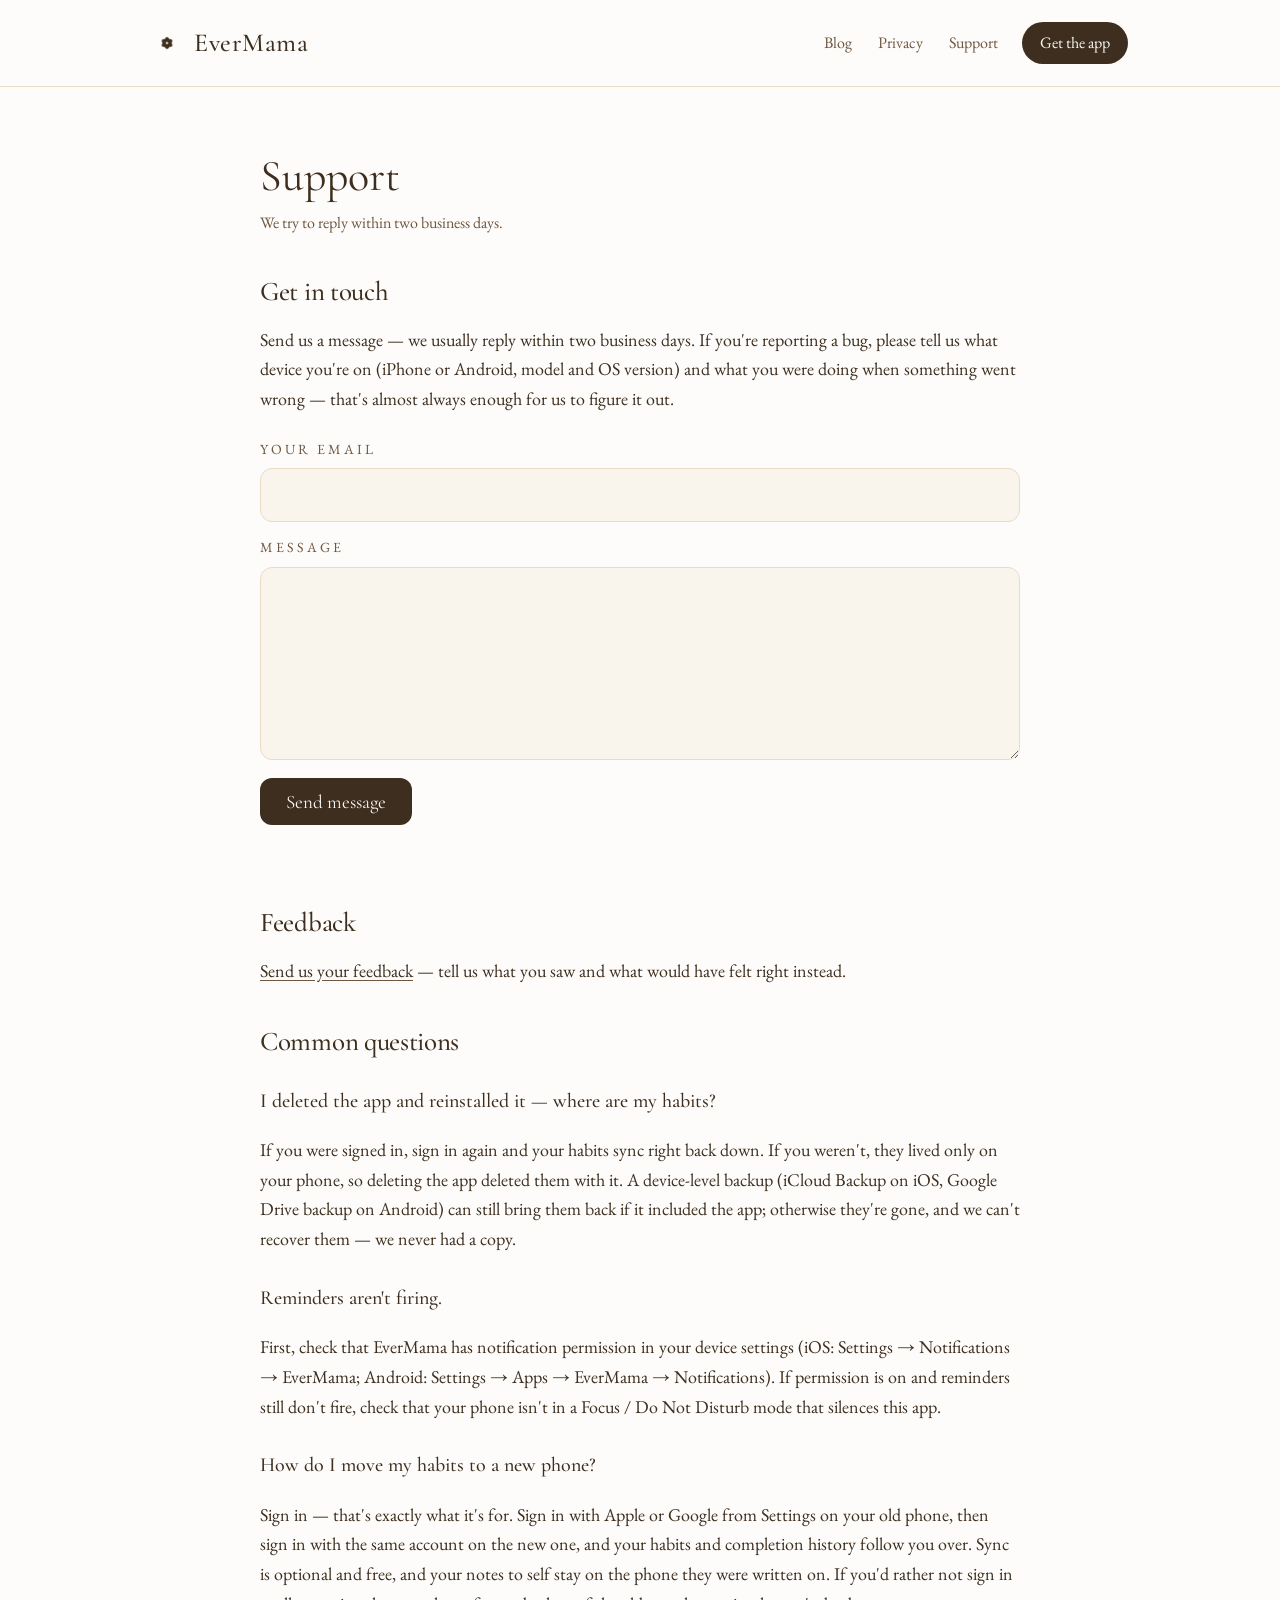
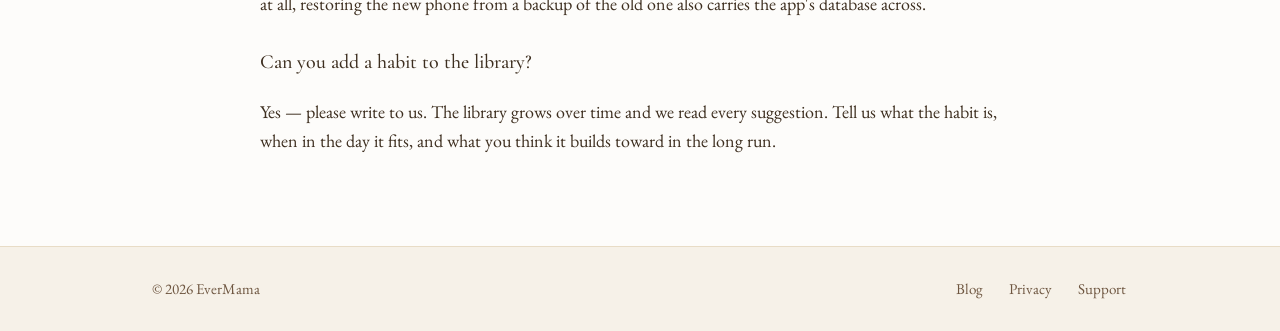
<file: support.html>
<!doctype html>
<html lang="en">
  <head>
    <meta charset="utf-8" />
    <meta name="viewport" content="width=device-width, initial-scale=1" />
    <title>Support — EverMama</title>
    <link rel="canonical" href="https://evermama.app/support" />
    <meta
      name="description"
      content="Help with the EverMama app: restoring habits after a reinstall, reminders that don't fire, moving to a new phone, and how to reach us."
    />
    <link rel="icon" href="/assets/favicon.png" type="image/png" />
    <meta name="theme-color" content="#fdfcfa" />

    <meta property="og:site_name" content="EverMama" />
    <meta property="og:type" content="website" />
    <meta property="og:url" content="https://evermama.app/support" />
    <meta property="og:title" content="Support — EverMama" />
    <meta property="og:description" content="Help with the EverMama app: restoring habits after a reinstall, reminders that don't fire, moving to a new phone, and how to reach us." />
    <meta property="og:image" content="https://evermama.app/assets/icon.png" />
    <meta property="og:image:width" content="1024" />
    <meta property="og:image:height" content="1024" />
    <meta name="twitter:card" content="summary" />
    <meta name="twitter:title" content="Support — EverMama" />
    <meta name="twitter:description" content="Help with the EverMama app: restoring habits after a reinstall, reminders that don't fire, moving to a new phone, and how to reach us." />
    <meta name="twitter:image" content="https://evermama.app/assets/icon.png" />

    <script type="application/ld+json">
    {
      "@context": "https://schema.org",
      "@type": "FAQPage",
      "@id": "https://evermama.app/support#faq",
      "mainEntity": [
        {
          "@type": "Question",
          "name": "I deleted the app and reinstalled it. Where are my habits?",
          "acceptedAnswer": {
            "@type": "Answer",
            "text": "If you were signed in, sign in again and your habits sync right back down. If you weren't, they lived only on your phone, so deleting the app deleted them with it. A device-level backup (iCloud Backup on iOS, Google Drive backup on Android) can still bring them back if it included the app; otherwise they're gone, and we can't recover them because we never had a copy."
          }
        },
        {
          "@type": "Question",
          "name": "Reminders aren't firing.",
          "acceptedAnswer": {
            "@type": "Answer",
            "text": "First, check that EverMama has notification permission in your device settings (iOS: Settings > Notifications > EverMama; Android: Settings > Apps > EverMama > Notifications). If permission is on and reminders still don't fire, check that your phone isn't in a Focus or Do Not Disturb mode that silences this app."
          }
        },
        {
          "@type": "Question",
          "name": "How do I move my habits to a new phone?",
          "acceptedAnswer": {
            "@type": "Answer",
            "text": "Sign in. Sign in with Apple or Google from Settings on your old phone, then sign in with the same account on the new one, and your habits and completion history follow you over. Sync is optional and free, and your notes to self stay on the phone they were written on. If you'd rather not sign in at all, restoring the new phone from a backup of the old one also carries the app's database across."
          }
        },
        {
          "@type": "Question",
          "name": "Can you add a habit to the library?",
          "acceptedAnswer": {
            "@type": "Answer",
            "text": "Yes, please write to us. The library grows over time and we read every suggestion. Tell us what the habit is, when in the day it fits, and what you think it builds toward in the long run."
          }
        }
      ]
    }
    </script>

    <link rel="preconnect" href="https://fonts.googleapis.com" />
    <link rel="preconnect" href="https://fonts.gstatic.com" crossorigin />
    <link
      href="https://fonts.googleapis.com/css2?family=Cormorant+Garamond:ital,wght@0,400;0,500;1,400;1,500&family=EB+Garamond:ital,wght@0,400;0,500;1,400&display=swap"
      rel="stylesheet"
    />
    <link rel="stylesheet" href="/styles.css" />
  </head>
  <body>
    <header class="site">
      <div class="wrap">
        <a href="/" class="wordmark">
          <img src="/assets/mark.png" alt="" class="wordmark-icon" />
          EverMama
        </a>
        <nav>
          <a href="/blog/">Blog</a>
          <a href="/privacy">Privacy</a>
          <a href="/support">Support</a>
          <a href="/#get" class="nav-cta">Get the app</a>
        </nav>
      </div>
    </header>

    <main class="wrap wrap--doc doc">
        <h1>Support</h1>
        <span class="updated">We try to reply within two business days.</span>

        <h2 id="contact">Get in touch</h2>
        <p>
          Send us a message — we usually reply within two business days. If
          you're reporting a bug, please tell us what device you're on
          (iPhone or Android, model and OS version) and what you were doing
          when something went wrong — that's almost always enough for us to
          figure it out.
        </p>

        <form
          id="contact-form"
          class="contact-form"
          action="https://api.web3forms.com/submit"
          method="POST"
        >
          <input
            type="hidden"
            name="access_key"
            value="36fca2a2-37ac-4002-a437-a02b42f2a155"
          />
          <input
            type="hidden"
            name="subject"
            value="New contact form message from evermama.app"
          />
          <input
            type="hidden"
            name="from_name"
            value="EverMama contact form"
          />
          <input
            type="checkbox"
            name="botcheck"
            class="hp"
            tabindex="-1"
            autocomplete="off"
            aria-hidden="true"
          />

          <label for="cf-email">Your email</label>
          <input
            type="email"
            id="cf-email"
            name="email"
            required
            autocomplete="email"
          />

          <label for="cf-message">Message</label>
          <textarea
            id="cf-message"
            name="message"
            rows="6"
            required
          ></textarea>

          <button type="submit">Send message</button>
          <p class="contact-status" aria-live="polite"></p>
        </form>

        <h2>Feedback</h2>
        <p>
          <a href="https://forms.gle/dcR8sUbCnc4DHEsK9" target="_blank" rel="noopener">Send
          us your feedback</a> — tell us what you saw and what would have
          felt right instead.
        </p>

        <h2>Common questions</h2>

        <h3>
          I deleted the app and reinstalled it — where are my habits?
        </h3>
        <p>
          If you were signed in, sign in again and your habits sync right
          back down. If you weren't, they lived only on your phone, so
          deleting the app deleted them with it. A device-level backup
          (iCloud Backup on iOS, Google Drive backup on Android) can still
          bring them back if it included the app; otherwise they're gone,
          and we can't recover them — we never had a copy.
        </p>

        <h3>
          Reminders aren't firing.
        </h3>
        <p>
          First, check that EverMama has notification permission in your
          device settings (iOS: Settings → Notifications → EverMama; Android:
          Settings → Apps → EverMama → Notifications). If permission is on
          and reminders still don't fire, check that your phone isn't in a
          Focus / Do Not Disturb mode that silences this app.
        </p>

        <h3>
          How do I move my habits to a new phone?
        </h3>
        <p>
          Sign in — that's exactly what it's for. Sign in with Apple or
          Google from Settings on your old phone, then sign in with the same
          account on the new one, and your habits and completion history
          follow you over. Sync is optional and free, and your notes to self
          stay on the phone they were written on. If you'd rather not sign
          in at all, restoring the new phone from a backup of the old one
          also carries the app's database across.
        </p>

        <h3>
          Can you add a habit to the library?
        </h3>
        <p>
          Yes — please write to us. The library grows over time and we read
          every suggestion. Tell us what the habit is, when in the day it
          fits, and what you think it builds toward in the long run.
        </p>
      </main>

    <footer class="site">
      <div class="wrap">
        <div>© 2026 EverMama</div>
        <nav>
          <a href="/blog/">Blog</a>
          <a href="/privacy">Privacy</a>
          <a href="/support">Support</a>
        </nav>
      </div>
    </footer>

    <script>
      (function () {
        var form = document.getElementById('contact-form');
        if (!form) return;
        var status = form.querySelector('.contact-status');
        var submit = form.querySelector('button[type="submit"]');

        form.addEventListener('submit', function (e) {
          e.preventDefault();
          status.textContent = '';
          status.className = 'contact-status';
          submit.disabled = true;
          submit.textContent = 'Sending…';

          var payload = Object.fromEntries(new FormData(form));

          fetch('https://api.web3forms.com/submit', {
            method: 'POST',
            headers: {
              'Content-Type': 'application/json',
              Accept: 'application/json',
            },
            body: JSON.stringify(payload),
          })
            .then(function (res) {
              return res.json().then(function (data) {
                return { ok: res.ok, data: data };
              });
            })
            .then(function (result) {
              if (result.ok && result.data.success) {
                form.reset();
                status.textContent =
                  "Thanks — we got it. We'll reply within two business days.";
                status.classList.add('ok');
              } else {
                status.textContent =
                  (result.data && result.data.message) ||
                  'Something went wrong. Please try again.';
                status.classList.add('err');
              }
            })
            .catch(function () {
              status.textContent = 'Network error. Please try again.';
              status.classList.add('err');
            })
            .finally(function () {
              submit.disabled = false;
              submit.textContent = 'Send message';
            });
        });
      })();
    </script>
  </body>
</html>
</file>
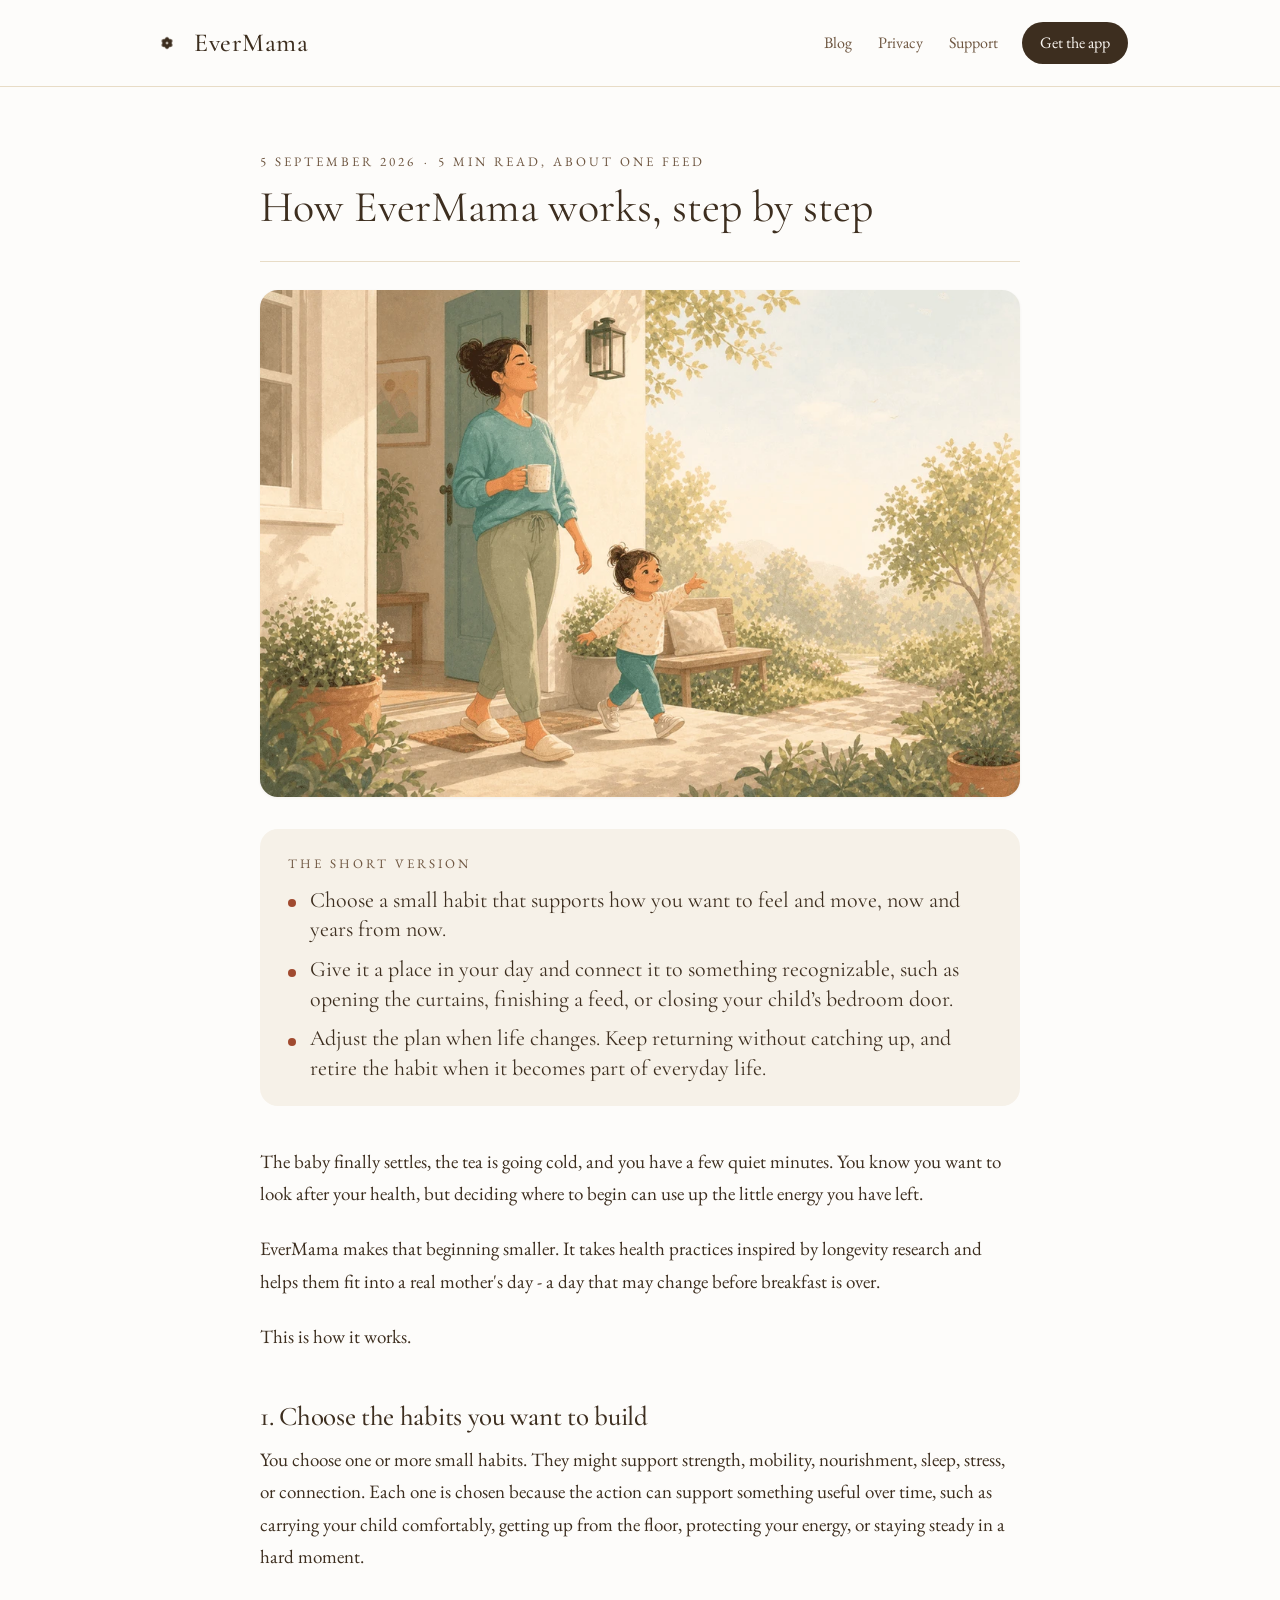
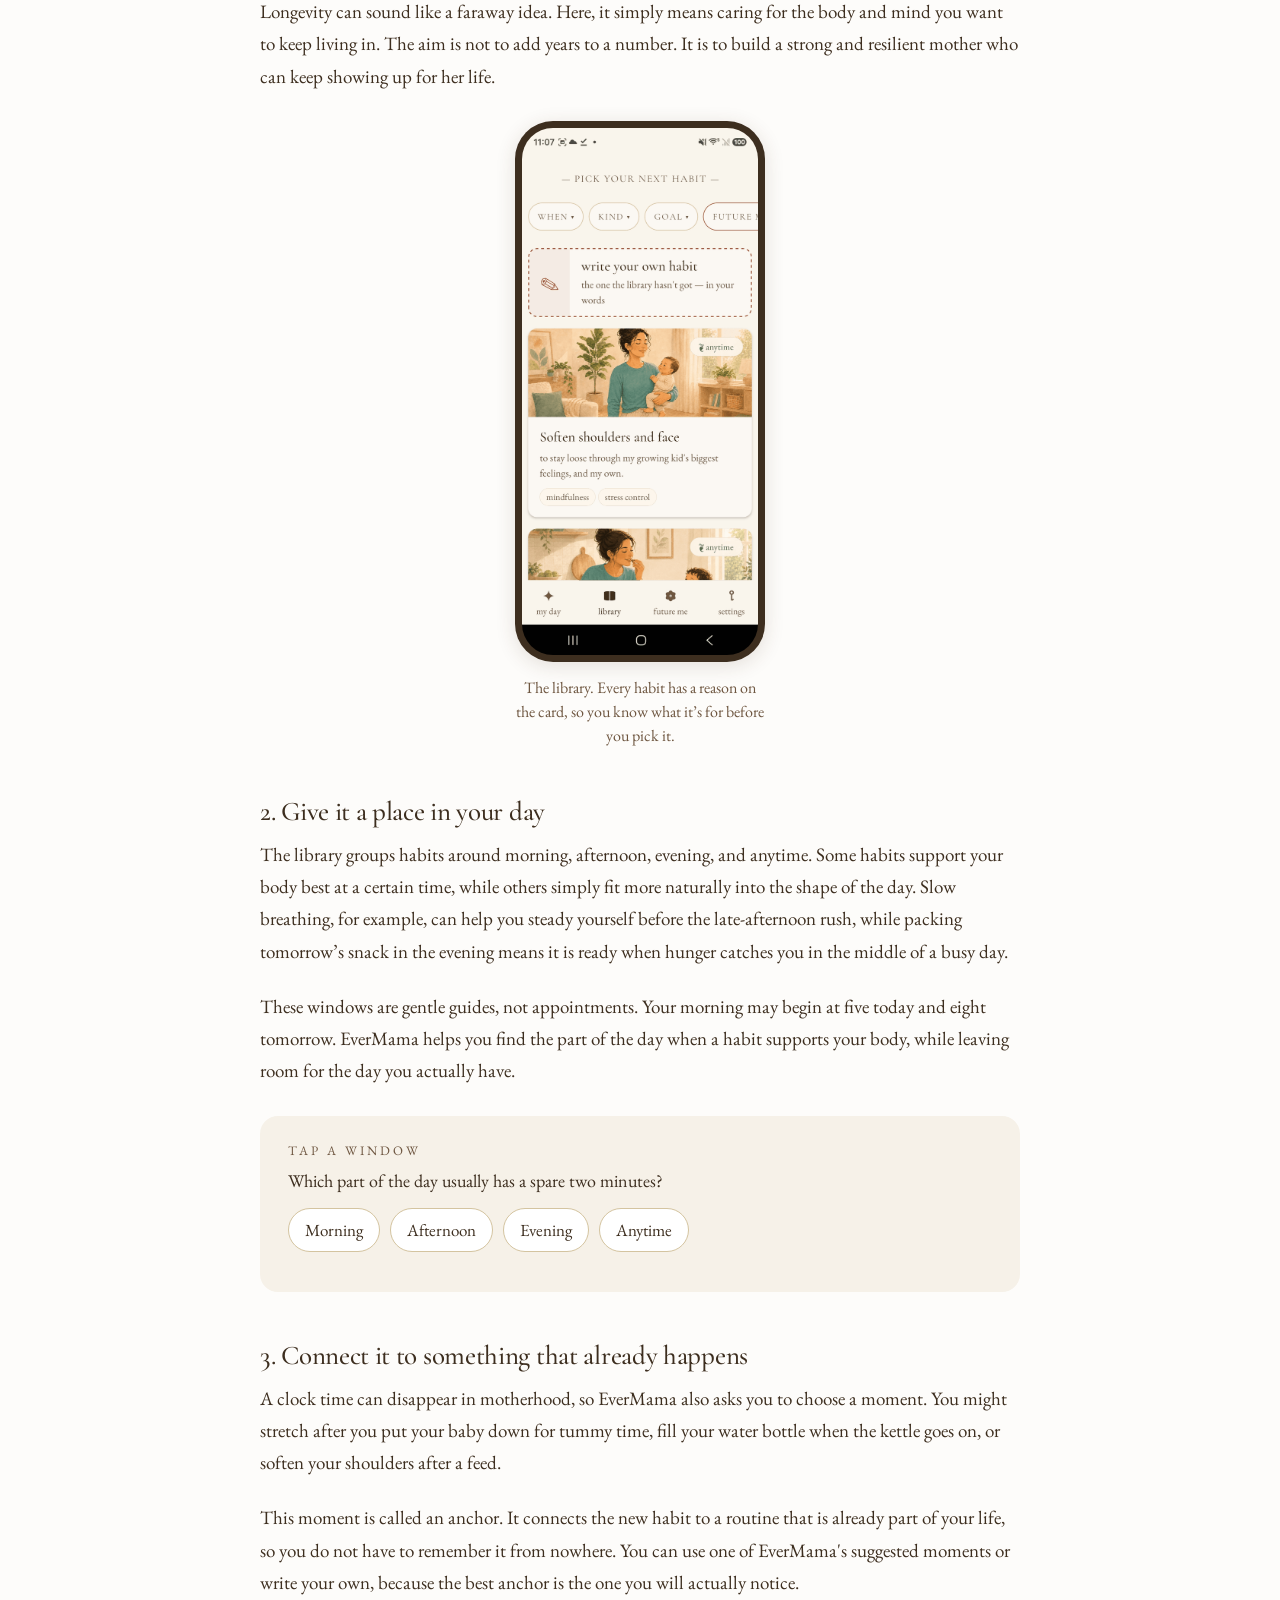
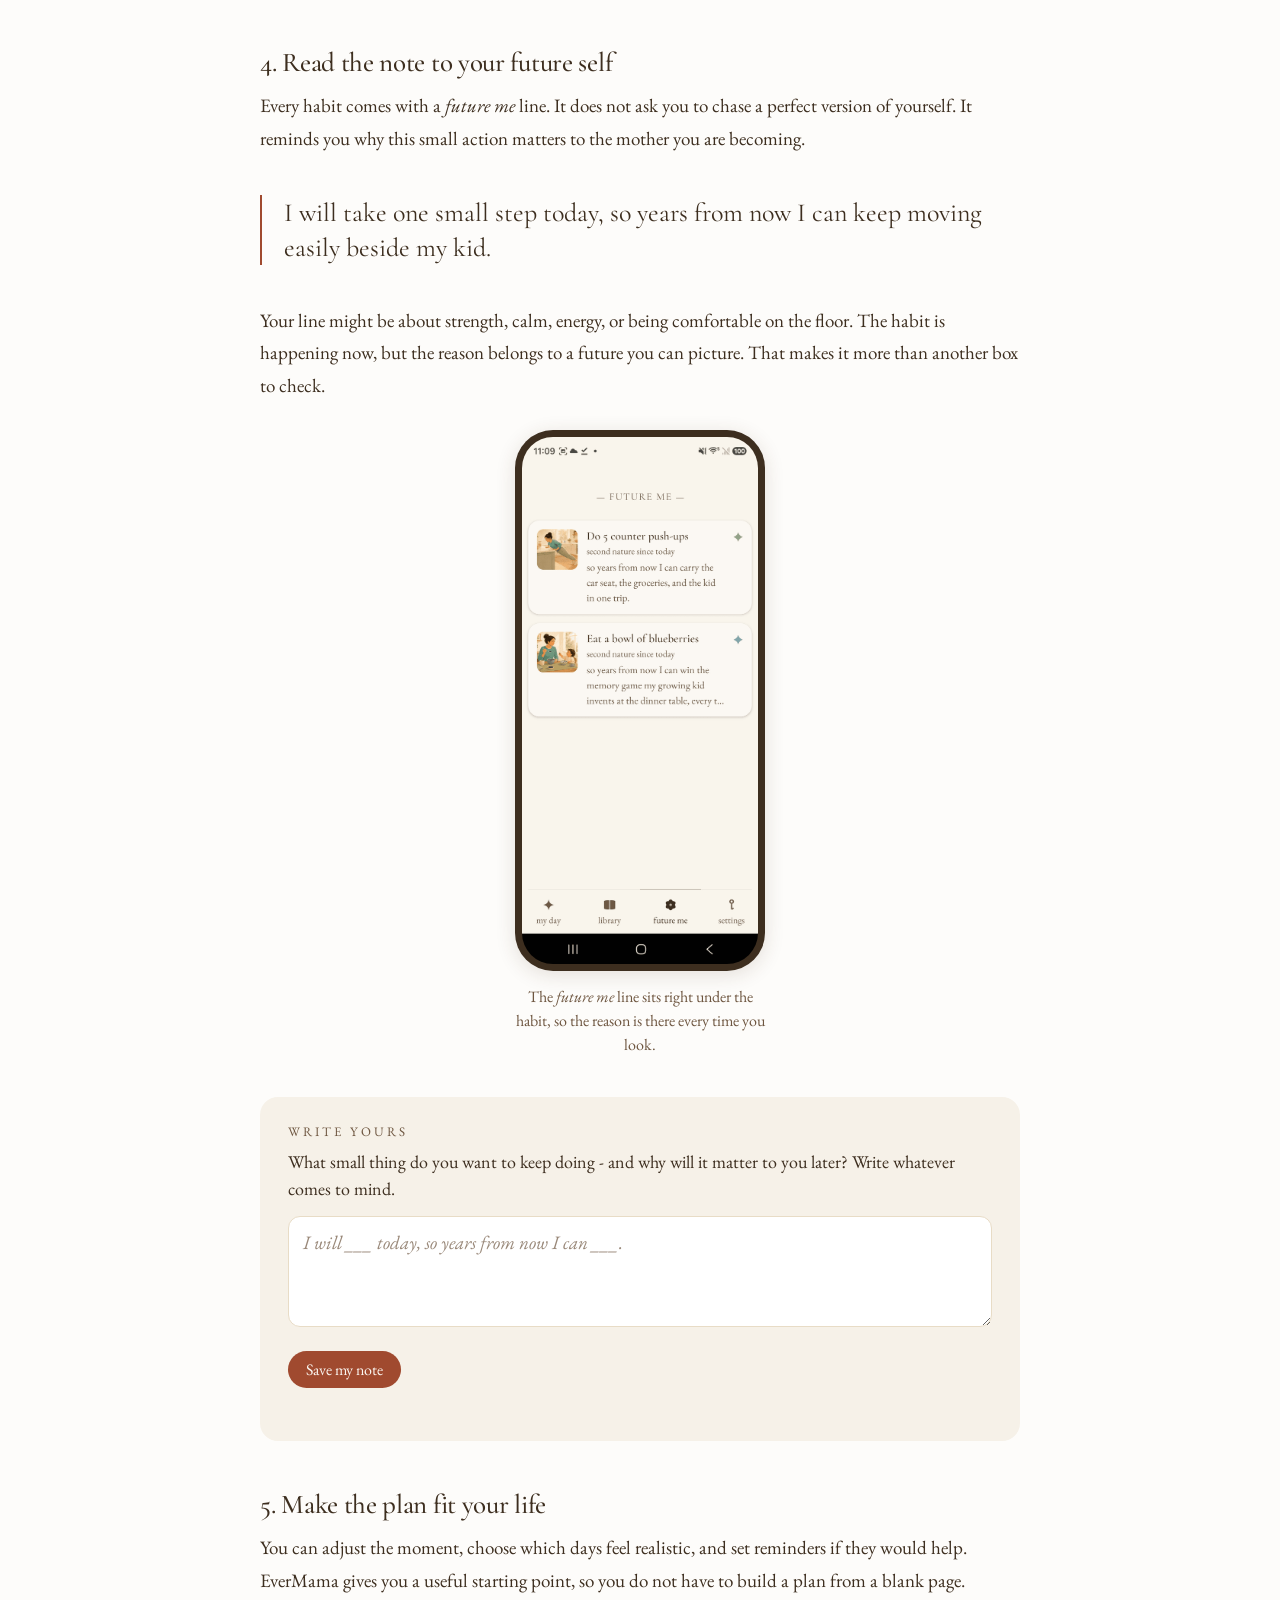
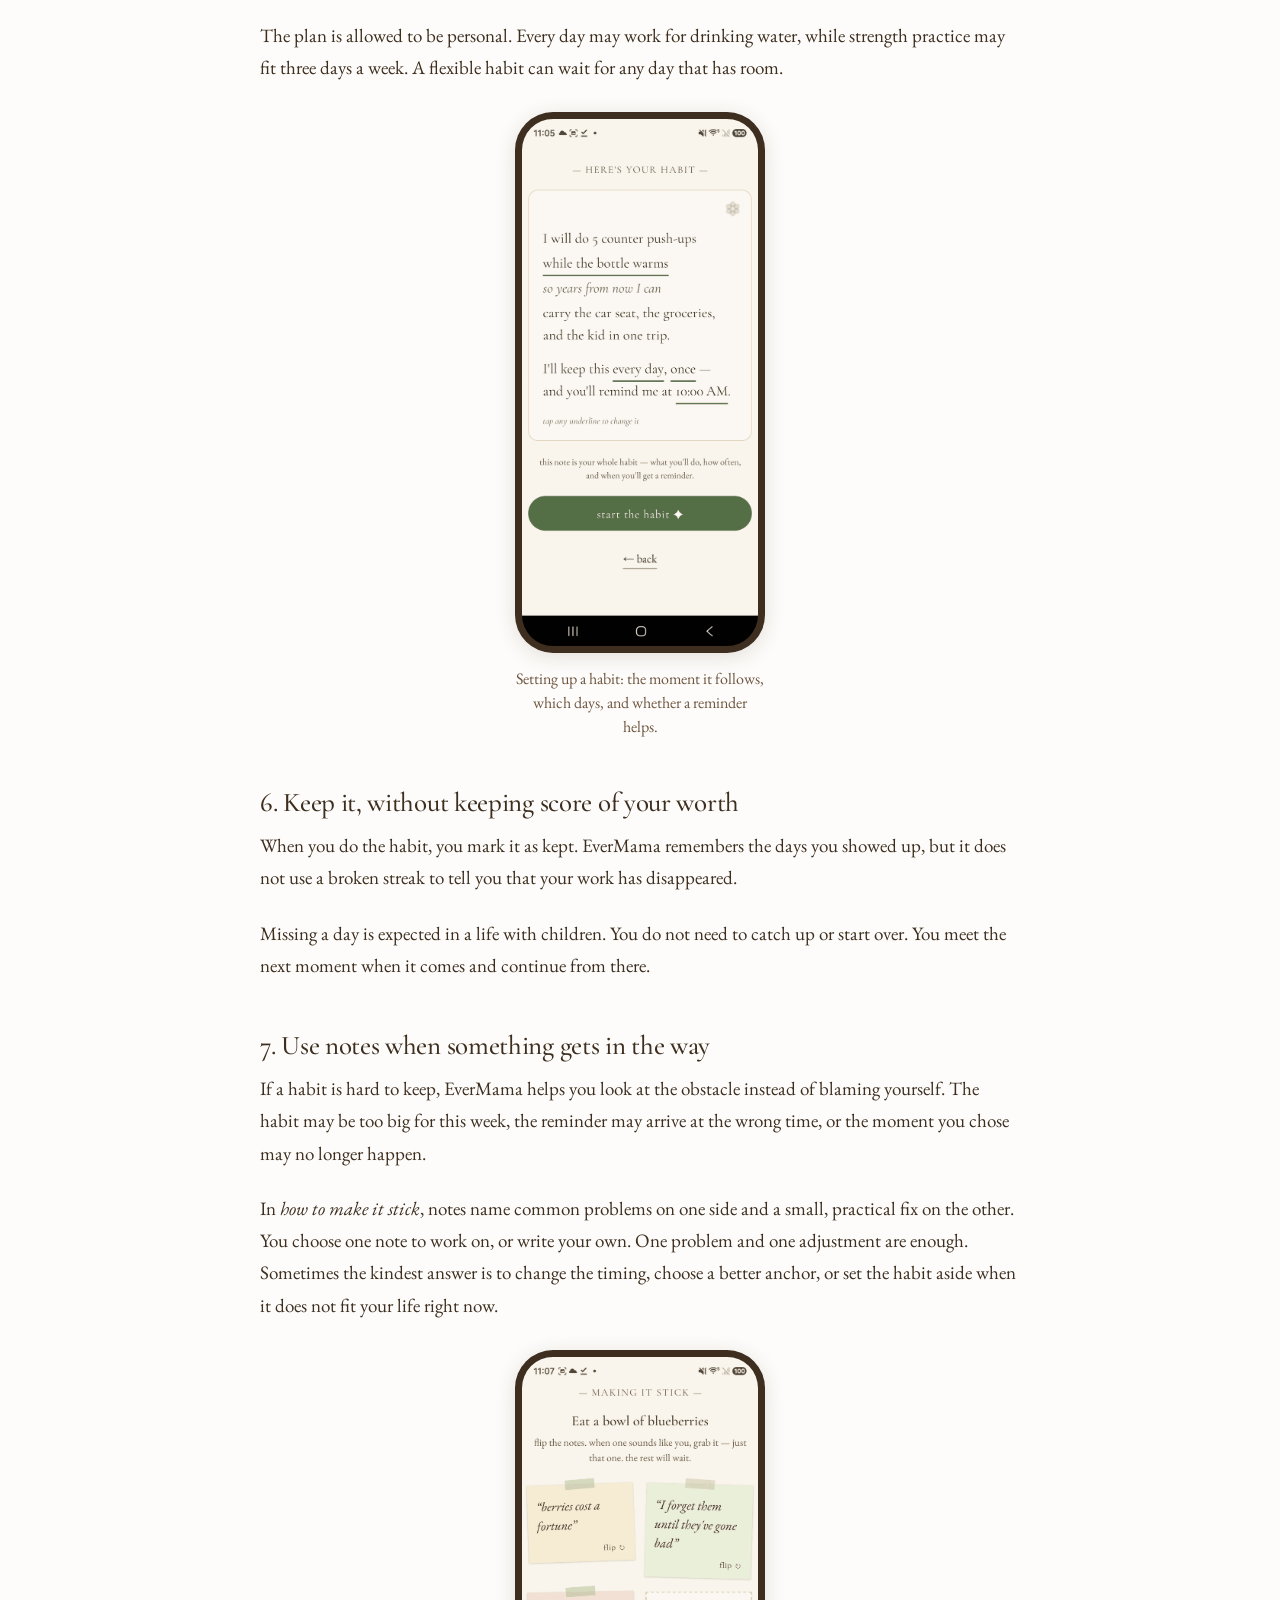
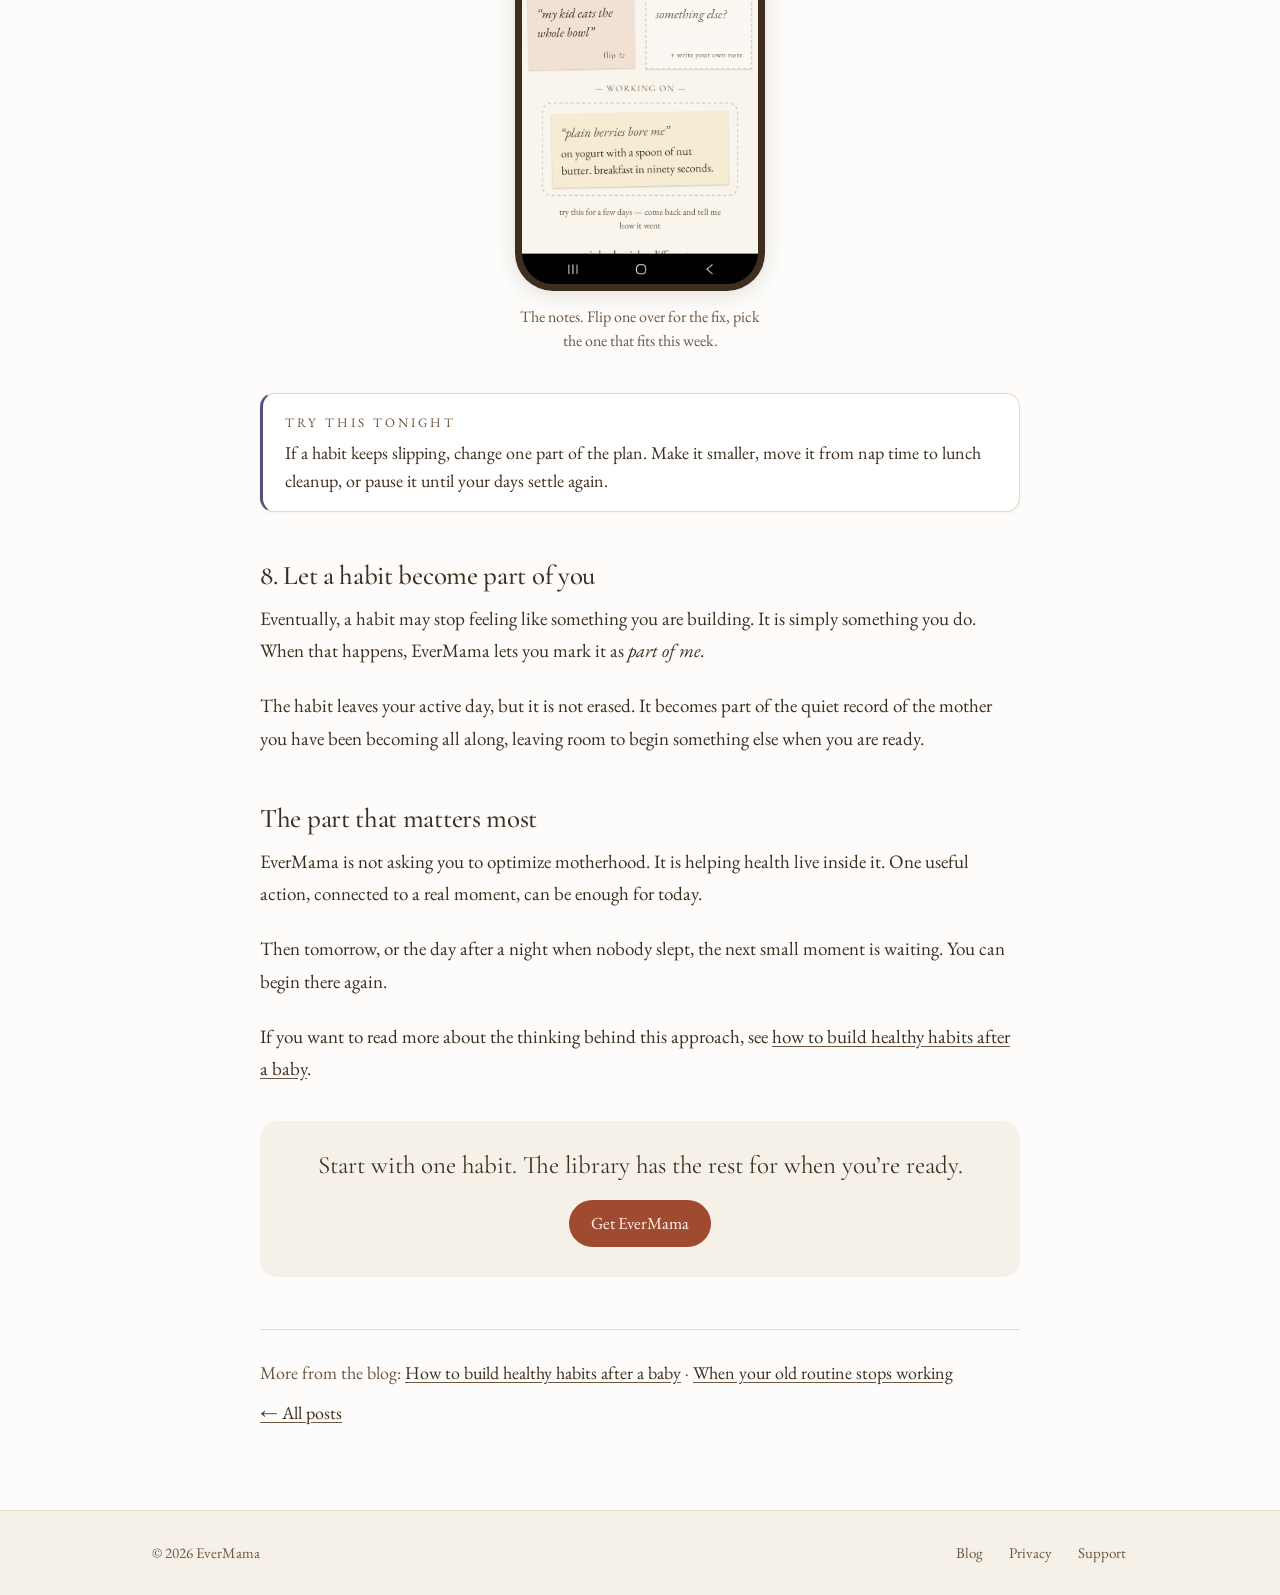
<file: blog/how-evermama-works.html>
<!doctype html>
<html lang="en">
  <head>
    <meta charset="utf-8" />
    <meta name="viewport" content="width=device-width, initial-scale=1" />
    <title>How EverMama works, step by step</title>
    <link rel="canonical" href="https://evermama.app/blog/how-evermama-works" />
    <meta name="description" content="A simple, step-by-step look at how EverMama helps mothers build small habits for a strong, capable future." />
    <link rel="icon" href="/assets/favicon.png" type="image/png" />
    <meta name="theme-color" content="#fdfcfa" />

    <meta property="og:site_name" content="EverMama" />
    <meta property="og:type" content="article" />
    <meta property="og:url" content="https://evermama.app/blog/how-evermama-works" />
    <meta property="og:title" content="How EverMama works, step by step" />
    <meta property="og:description" content="A simple, step-by-step look at how EverMama helps mothers build small habits for a strong, capable future." />
    <meta property="og:image" content="https://evermama.app/assets/illustrations/morning-sunlight.png" />
    <meta property="og:image:width" content="1000" />
    <meta property="og:image:height" content="667" />
    <meta property="article:published_time" content="2026-09-05" />
    <meta property="article:author" content="https://evermama.app/" />
    <meta name="twitter:card" content="summary_large_image" />
    <meta name="twitter:title" content="How EverMama works, step by step" />
    <meta name="twitter:description" content="A simple, step-by-step look at how EverMama helps mothers build small habits for a strong, capable future." />
    <meta name="twitter:image" content="https://evermama.app/assets/illustrations/morning-sunlight.png" />

    <script type="application/ld+json">
    {
      "@context": "https://schema.org",
      "@type": "BlogPosting",
      "@id": "https://evermama.app/blog/how-evermama-works#post",
      "mainEntityOfPage": "https://evermama.app/blog/how-evermama-works",
      "headline": "How EverMama works, step by step",
      "description": "A simple, step-by-step look at how EverMama helps mothers build small habits for a strong, capable future.",
      "image": {
        "@type": "ImageObject",
        "url": "https://evermama.app/assets/illustrations/morning-sunlight.png",
        "width": 1000,
        "height": 667
      },
      "datePublished": "2026-09-05",
      "dateModified": "2026-09-05",
      "inLanguage": "en",
      "author": {
        "@type": "Organization",
        "name": "EverMama",
        "url": "https://evermama.app/"
      },
      "publisher": {
        "@type": "Organization",
        "name": "EverMama",
        "url": "https://evermama.app/",
        "logo": {
          "@type": "ImageObject",
          "url": "https://evermama.app/assets/icon.png",
          "width": 1024,
          "height": 1024
        }
      },
      "isPartOf": {
        "@type": "Blog",
        "@id": "https://evermama.app/blog/#blog",
        "name": "EverMama blog"
      }
    }
    </script>
    <link rel="preconnect" href="https://fonts.googleapis.com" />
    <link rel="preconnect" href="https://fonts.gstatic.com" crossorigin />
    <link href="https://fonts.googleapis.com/css2?family=Cormorant+Garamond:ital,wght@0,400;0,500;1,400;1,500&amp;family=EB+Garamond:ital,wght@0,400;0,500;1,400&amp;display=swap" rel="stylesheet" />
    <link rel="stylesheet" href="/styles.css" />
  </head>
  <body>
    <header class="site">
      <div class="wrap">
        <a href="/" class="wordmark"><img src="/assets/mark.png" alt="" class="wordmark-icon" />EverMama</a>
        <nav><a href="/blog/">Blog</a><a href="/privacy">Privacy</a><a href="/support">Support</a><a href="/#get" class="nav-cta">Get the app</a></nav>
      </div>
    </header>
    <main class="wrap wrap--doc doc">
      <article class="post">
        <span class="kicker"><time datetime="2026-09-05">5 September 2026</time><span class="sep">·</span>5 min read, about one feed</span>
        <h1>How EverMama works, step by step</h1>
        <figure class="post-hero">
          <picture>
            <source srcset="/assets/illustrations/morning-sunlight.webp" type="image/webp" />
            <img src="/assets/illustrations/morning-sunlight.png" alt="A mother on the doorstep with a mug of tea in the morning sun, her toddler running ahead into the garden." width="1000" height="667" fetchpriority="high" />
          </picture>
        </figure>
        <aside class="short-version" aria-label="The short version">
          <span class="kicker">The short version</span>
          <ul>
            <li>Choose a small habit that supports how you want to feel and move, now and years from now.</li>
            <li>Give it a place in your day and connect it to something recognizable, such as opening the curtains, finishing a feed, or closing your child’s bedroom door.</li>
            <li>Adjust the plan when life changes. Keep returning without catching up, and retire the habit when it becomes part of everyday life.</li>
          </ul>
        </aside>
        <div class="post-body">
          <p>The baby finally settles, the tea is going cold, and you have a few quiet minutes. You know you want to look after your health, but deciding where to begin can use up the little energy you have left.</p>
          <p>EverMama makes that beginning smaller. It takes health practices inspired by longevity research and helps them fit into a real mother's day - a day that may change before breakfast is over.</p>
          <p>This is how it works.</p>

          <h2>1. Choose the habits you want to build</h2>
          <p>You choose one or more small habits. They might support strength, mobility, nourishment, sleep, stress, or connection. Each one is chosen because the action can support something useful over time, such as carrying your child comfortably, getting up from the floor, protecting your energy, or staying steady in a hard moment.</p>
          <p>Longevity can sound like a faraway idea. Here, it simply means caring for the body and mind you want to keep living in. The aim is not to add years to a number. It is to build a strong and resilient mother who can keep showing up for her life.</p>
          <figure class="post-phone">
            <div class="phone"><img src="/assets/screenshots/05-library.png" alt="The EverMama library screen, a list of small habits grouped by time of day." loading="lazy" /></div>
            <figcaption>The library. Every habit has a reason on the card, so you know what it’s for before you pick it.</figcaption>
          </figure>

          <h2>2. Give it a place in your day</h2>
          <p>The library groups habits around morning, afternoon, evening, and anytime. Some habits support your body best at a certain time, while others simply fit more naturally into the shape of the day. Slow breathing, for example, can help you steady yourself before the late-afternoon rush, while packing tomorrow’s snack in the evening means it is ready when hunger catches you in the middle of a busy day.</p>
          <p>These windows are gentle guides, not appointments. Your morning may begin at five today and eight tomorrow. EverMama helps you find the part of the day when a habit supports your body, while leaving room for the day you actually have.</p>
          <div class="chips" id="windows">
            <span class="kicker">Tap a window</span>
            <p class="chips-q">Which part of the day usually has a spare two minutes?</p>
            <div class="chip-row" role="group" aria-label="Time of day">
              <button type="button" class="chip chip--morning" data-out="<strong>Morning light.</strong> Two minutes at the window or the doorstep with your tea. It sets your body clock, so tonight’s sleepiness arrives on time.">Morning</button>
              <button type="button" class="chip chip--afternoon" data-out="<strong>Breathe slowly for five minutes.</strong> In for four, out for six, once the morning rush has settled. A longer exhale tells your body it can stand down before the busiest part of the day.">Afternoon</button>
              <button type="button" class="chip chip--evening" data-out="<strong>Dim the lights.</strong> Lamps instead of the big light after bath time. Your body reads it as the day winding down, and so does the baby’s.">Evening</button>
              <button type="button" class="chip chip--anytime" data-out="<strong>Soften shoulders and face.</strong> Let the shoulders drop, let the jaw go soft, take one slow breath. Works at the changing table, in the car, at 3am.">Anytime</button>
            </div>
            <p class="chips-out" aria-live="polite"></p>
          </div>

          <h2>3. Connect it to something that already happens</h2>
          <p>A clock time can disappear in motherhood, so EverMama also asks you to choose a moment. You might stretch after you put your baby down for tummy time, fill your water bottle when the kettle goes on, or soften your shoulders after a feed.</p>
          <p>This moment is called an anchor. It connects the new habit to a routine that is already part of your life, so you do not have to remember it from nowhere. You can use one of EverMama's suggested moments or write your own, because the best anchor is the one you will actually notice.</p>
          <h2>4. Read the note to your future self</h2>
          <p>Every habit comes with a <em>future me</em> line. It does not ask you to chase a perfect version of yourself. It reminds you why this small action matters to the mother you are becoming.</p>
          <blockquote>I will take one small step today, so years from now I can keep moving easily beside my kid.</blockquote>
          <p>Your line might be about strength, calm, energy, or being comfortable on the floor. The habit is happening now, but the reason belongs to a future you can picture. That makes it more than another box to check.</p>
          <figure class="post-phone">
            <div class="phone"><img src="/assets/screenshots/08-future-me.png" alt="The EverMama future-me screen, showing a habit with its note to your future self." loading="lazy" /></div>
            <figcaption>The <em>future me</em> line sits right under the habit, so the reason is there every time you look.</figcaption>
          </figure>
          <div class="future-line" id="future-line">
            <span class="kicker">Write yours</span>
            <p class="chips-q">What small thing do you want to keep doing - and why will it matter to you later? Write whatever comes to mind.</p>
            <textarea id="future-text" rows="3" placeholder="I will ___ today, so years from now I can ___." aria-label="Your future-me line"></textarea>
            <button type="button" class="recipe-cta future-save" id="future-save">Save my note</button>
            <p class="future-note" id="future-note" role="status" aria-live="polite"></p>
          </div>

          <h2>5. Make the plan fit your life</h2>
          <p>You can adjust the moment, choose which days feel realistic, and set reminders if they would help. EverMama gives you a useful starting point, so you do not have to build a plan from a blank page.</p>
          <p>The plan is allowed to be personal. Every day may work for drinking water, while strength practice may fit three days a week. A flexible habit can wait for any day that has room.</p>
          <figure class="post-phone">
            <div class="phone"><img src="/assets/screenshots/06-build.png" alt="The EverMama build screen, where you set the moment, the days, and a reminder for a habit." loading="lazy" /></div>
            <figcaption>Setting up a habit: the moment it follows, which days, and whether a reminder helps.</figcaption>
          </figure>

          <h2>6. Keep it, without keeping score of your worth</h2>
          <p>When you do the habit, you mark it as kept. EverMama remembers the days you showed up, but it does not use a broken streak to tell you that your work has disappeared.</p>
          <p>Missing a day is expected in a life with children. You do not need to catch up or start over. You meet the next moment when it comes and continue from there.</p>
          <h2>7. Use notes when something gets in the way</h2>
          <p>If a habit is hard to keep, EverMama helps you look at the obstacle instead of blaming yourself. The habit may be too big for this week, the reminder may arrive at the wrong time, or the moment you chose may no longer happen.</p>
          <p>In <em>how to make it stick</em>, notes name common problems on one side and a small, practical fix on the other. You choose one note to work on, or write your own. One problem and one adjustment are enough. Sometimes the kindest answer is to change the timing, choose a better anchor, or set the habit aside when it does not fit your life right now.</p>
          <figure class="post-phone">
            <div class="phone"><img src="/assets/screenshots/07-make-it-stick.png" alt="The EverMama make-it-stick screen, a wall of flippable notes each naming a problem and a fix." loading="lazy" /></div>
            <figcaption>The notes. Flip one over for the fix, pick the one that fits this week.</figcaption>
          </figure>
          <aside class="try-this try-this--evening">
            <span class="kicker">Try this tonight</span>
            <p>If a habit keeps slipping, change one part of the plan. Make it smaller, move it from nap time to lunch cleanup, or pause it until your days settle again.</p>
          </aside>

          <h2>8. Let a habit become part of you</h2>
          <p>Eventually, a habit may stop feeling like something you are building. It is simply something you do. When that happens, EverMama lets you mark it as <em>part of me</em>.</p>
          <p>The habit leaves your active day, but it is not erased. It becomes part of the quiet record of the mother you have been becoming all along, leaving room to begin something else when you are ready.</p>

          <h2>The part that matters most</h2>
          <p>EverMama is not asking you to optimize motherhood. It is helping health live inside it. One useful action, connected to a real moment, can be enough for today.</p>
          <p>Then tomorrow, or the day after a night when nobody slept, the next small moment is waiting. You can begin there again.</p>

          <p>If you want to read more about the thinking behind this approach, see <a href="/blog/how-to-build-healthy-habits-after-a-baby">how to build healthy habits after a baby</a>.</p>
          <aside class="post-cta">
            <p>Start with one habit. The library has the rest for when you’re ready.</p>
            <a href="/#get" class="recipe-cta">Get EverMama</a>
          </aside>
        </div>
        <div class="post-foot"><p>More from the blog: <a href="/blog/how-to-build-healthy-habits-after-a-baby">How to build healthy habits after a baby</a> <span class="sep">·</span> <a href="/blog/when-your-old-routine-stops-working">When your old routine stops working</a></p><p><a href="/blog/">← All posts</a></p></div>
      </article>
    </main>
    <footer class="site"><div class="wrap"><div>© 2026 EverMama</div><nav><a href="/blog/">Blog</a><a href="/privacy">Privacy</a><a href="/support">Support</a></nav></div></footer>
    <script>
      (function () {
        // Window picker: one tap, one habit back.
        var out = document.querySelector('#windows .chips-out');
        var chips = document.querySelectorAll('#windows .chip');
        chips.forEach(function (c) {
          c.addEventListener('click', function () {
            chips.forEach(function (o) { o.classList.remove('is-on'); });
            c.classList.add('is-on');
            out.innerHTML = c.getAttribute('data-out');
          });
        });

        // Future-me line: save only when she chooses to.
        var KEY = 'evermama-future-line';
        var box = document.getElementById('future-text');
        var save = document.getElementById('future-save');
        var note = document.getElementById('future-note');
        try { box.value = localStorage.getItem(KEY) || ''; } catch (e) {}
        box.addEventListener('input', function () {
          note.textContent = '';
        });
        save.addEventListener('click', function () {
          if (!box.value.trim()) {
            note.textContent = 'Write your note first - even a few words are enough.';
            box.focus();
            return;
          }
          try { localStorage.setItem(KEY, box.value); } catch (e) {}
          note.textContent = 'You rock, mama. Naming what matters is the first small step.';
        });
      })();
    </script>
  </body>
</html>
</file>
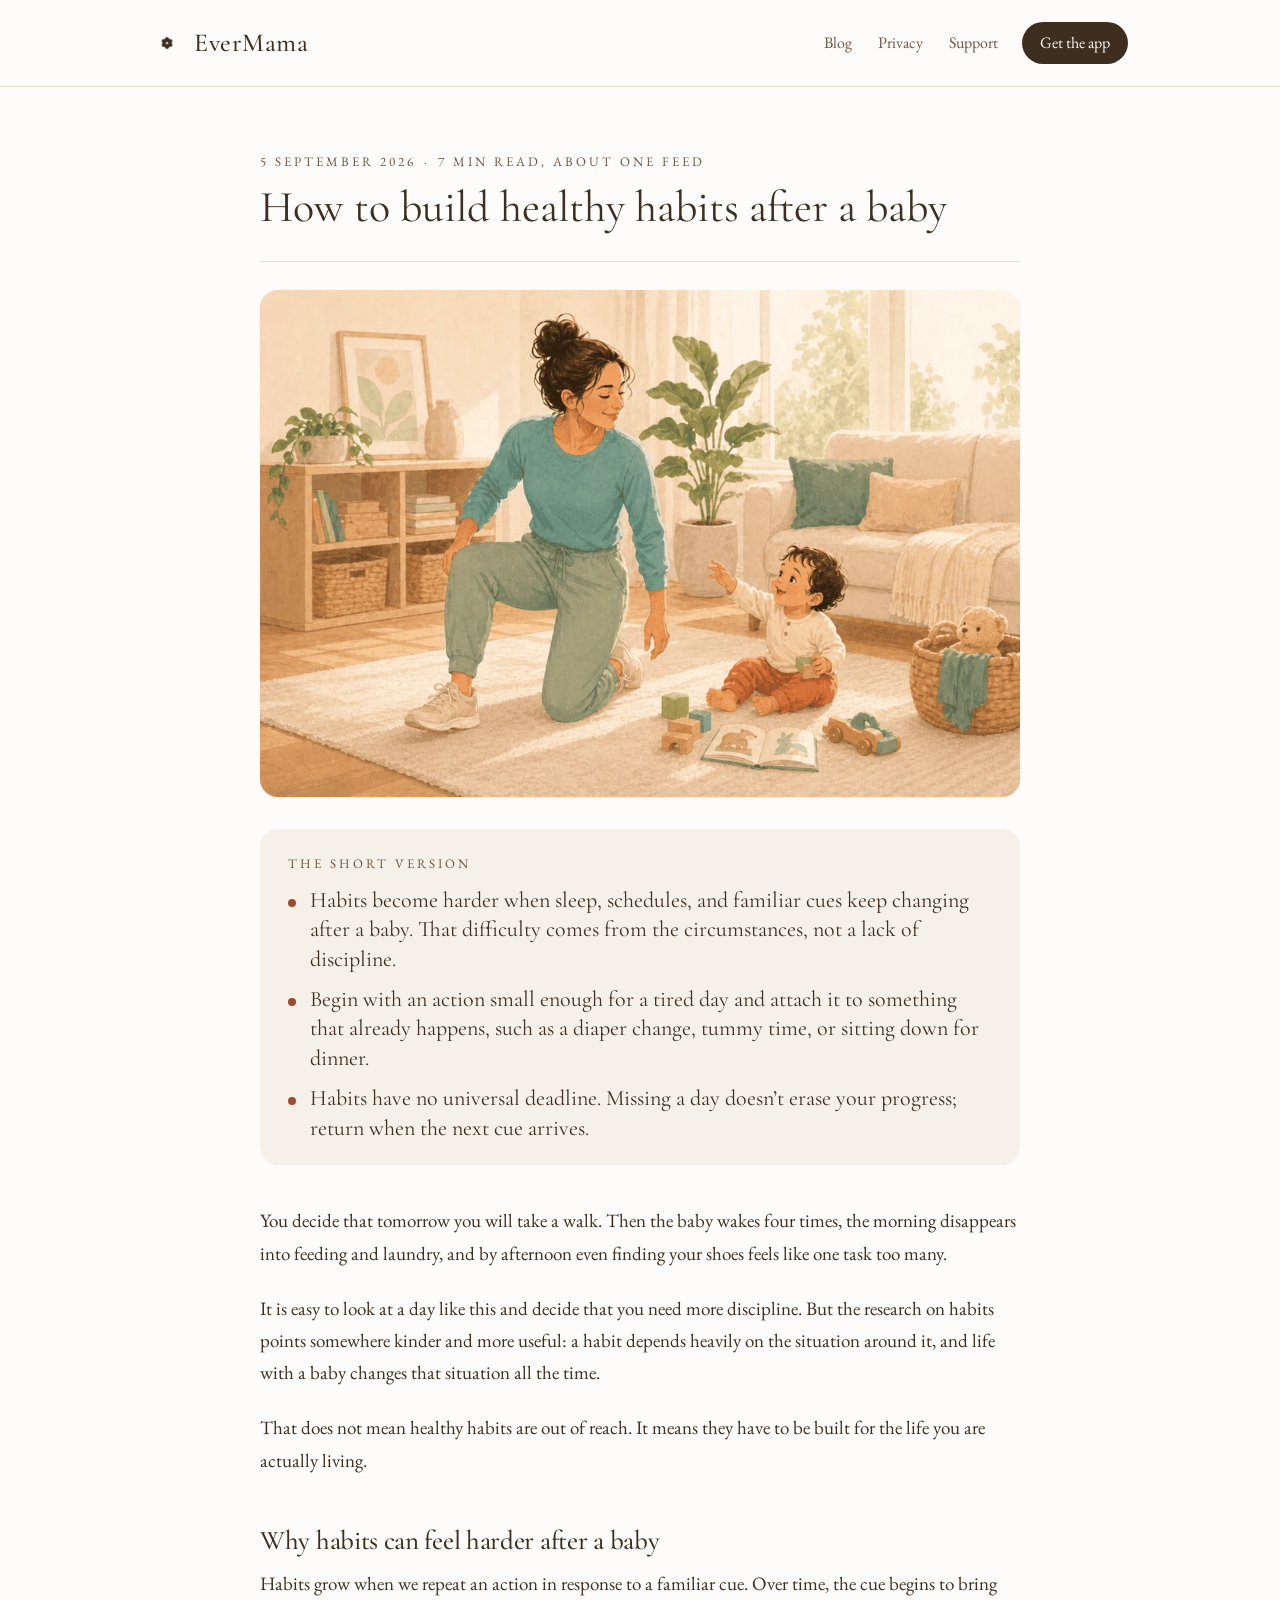
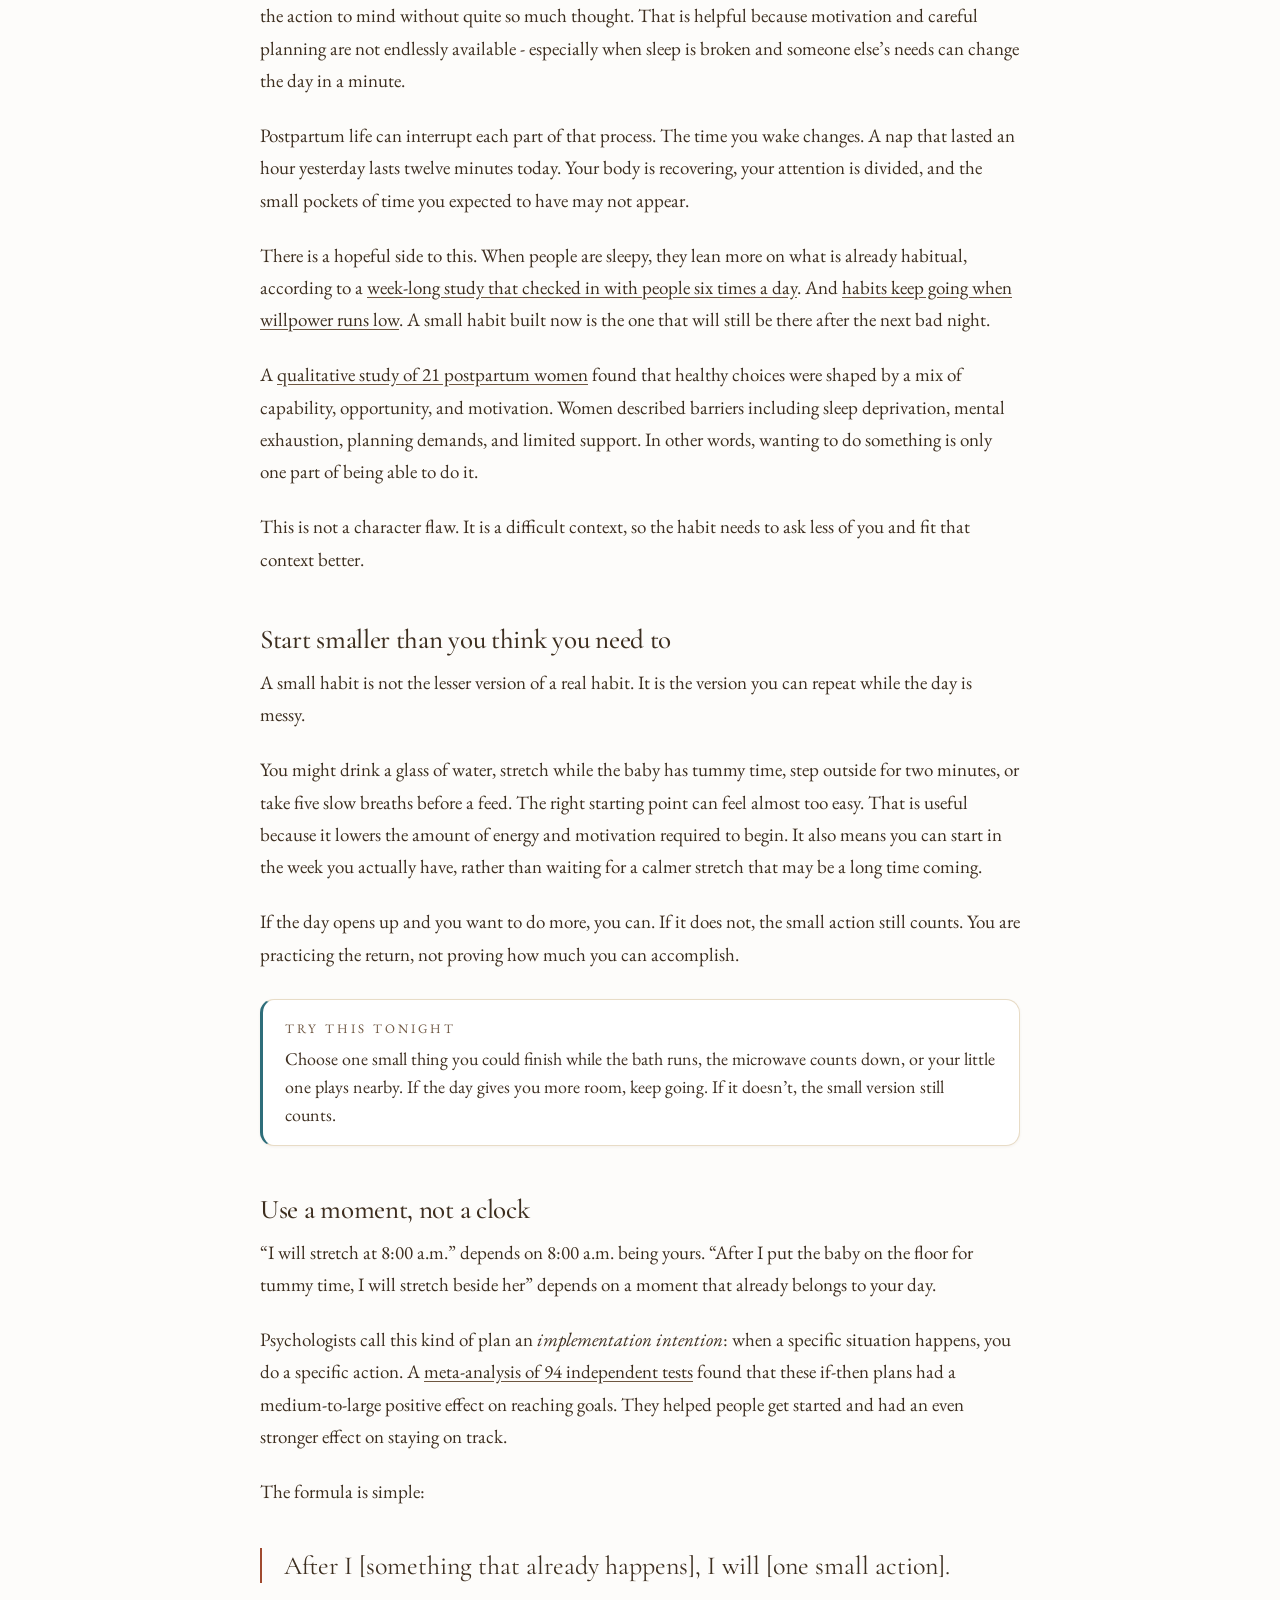
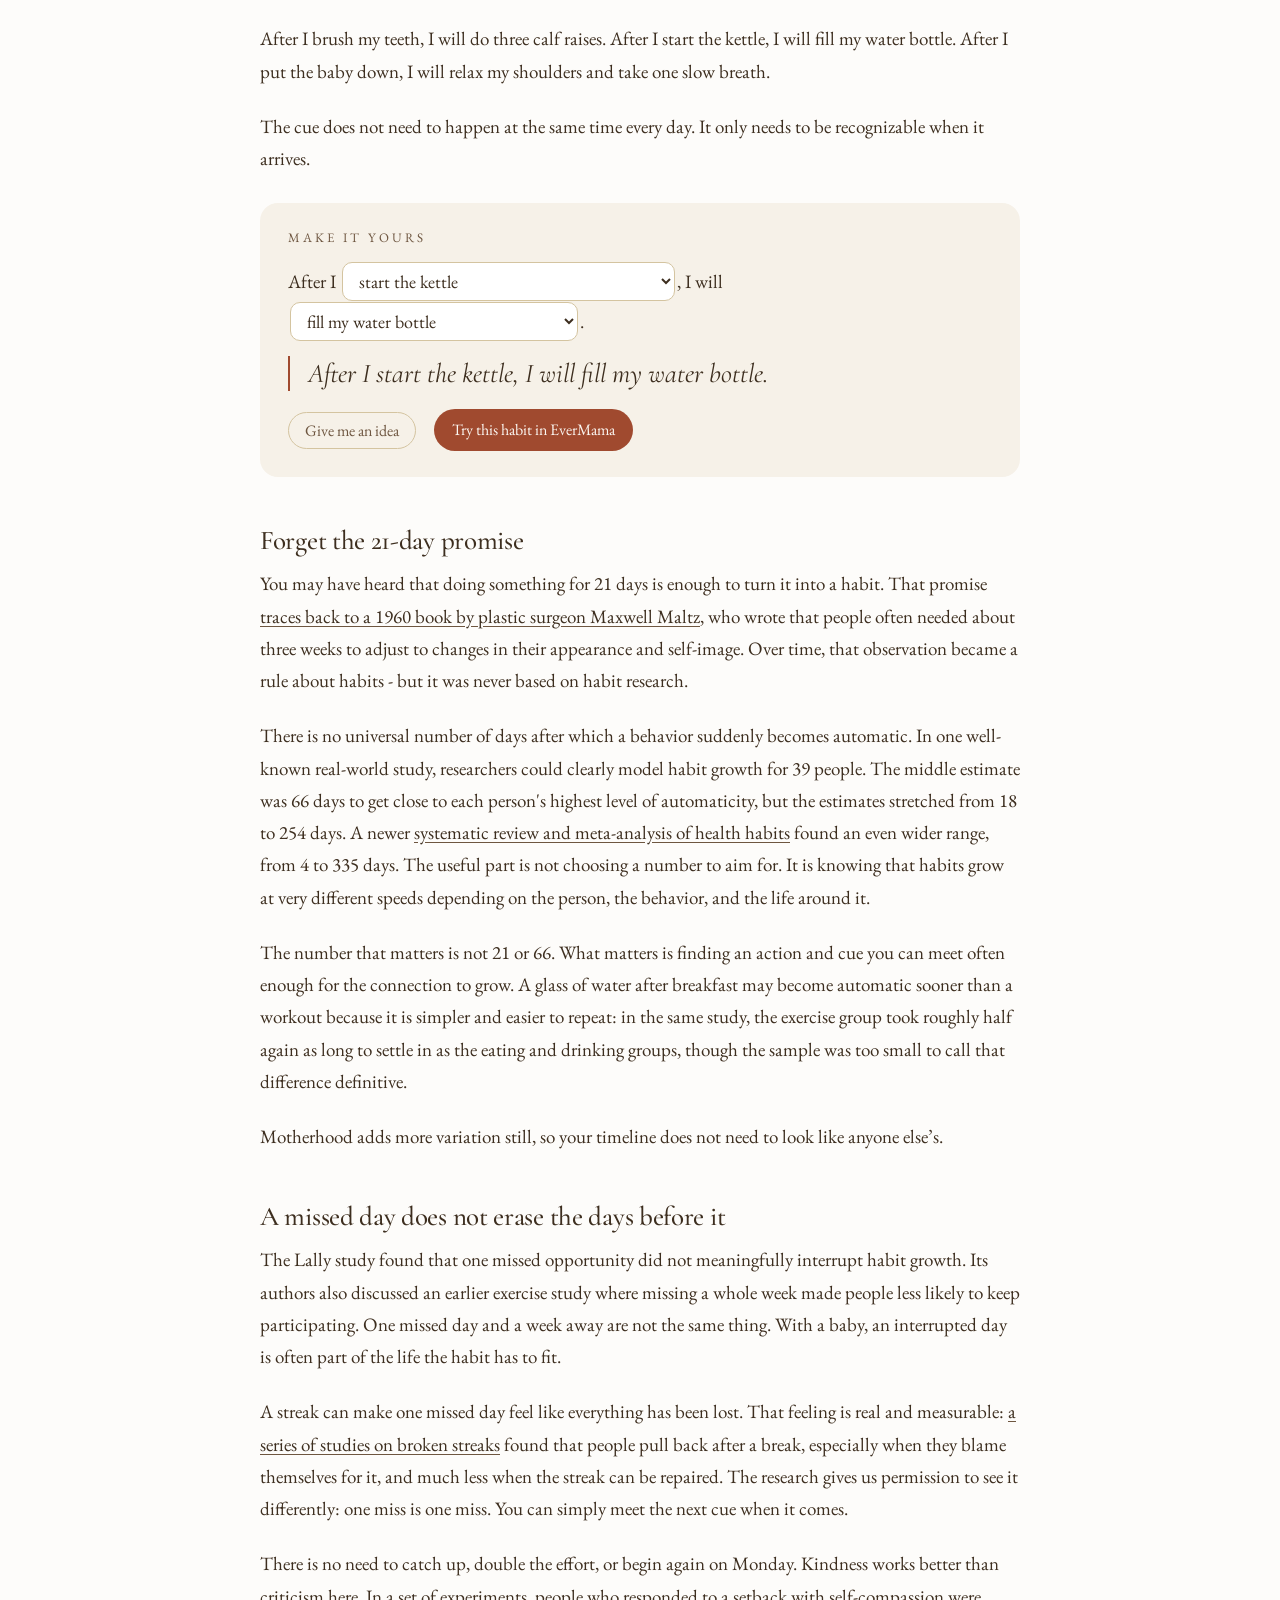
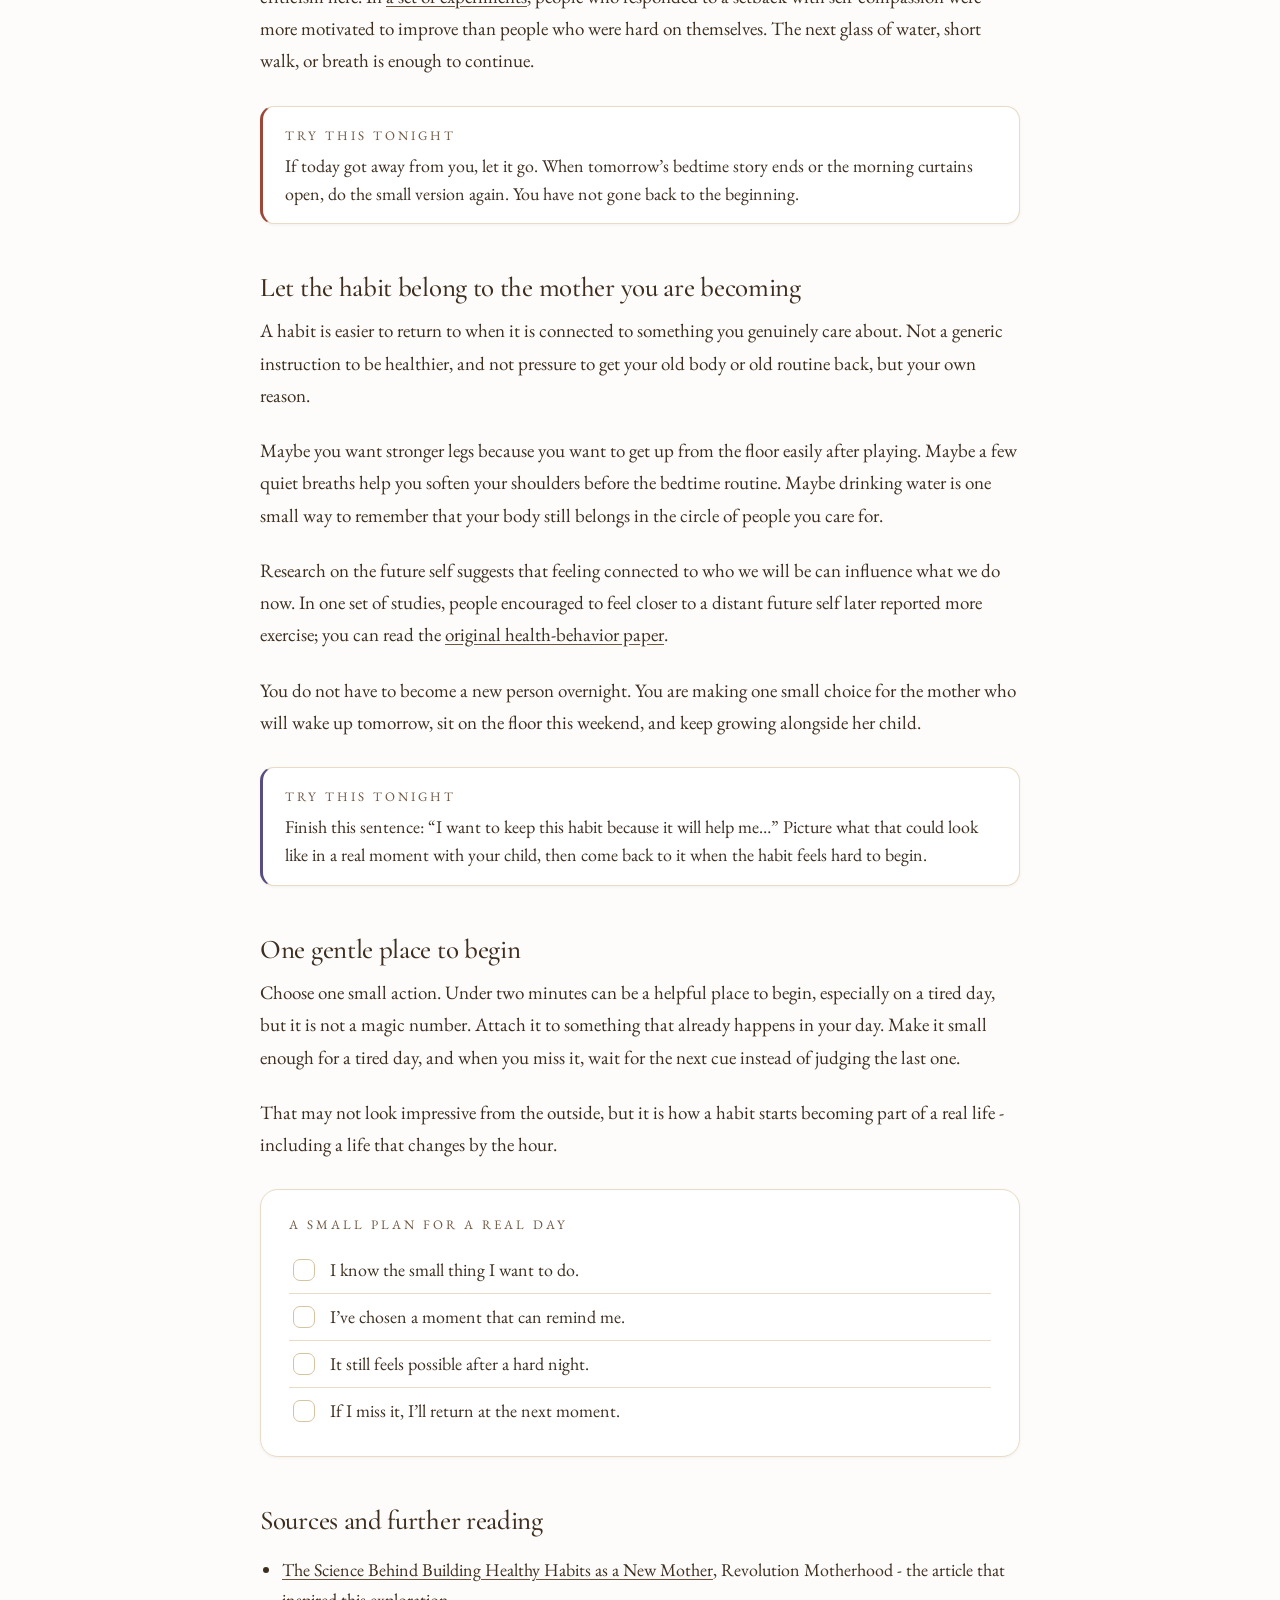
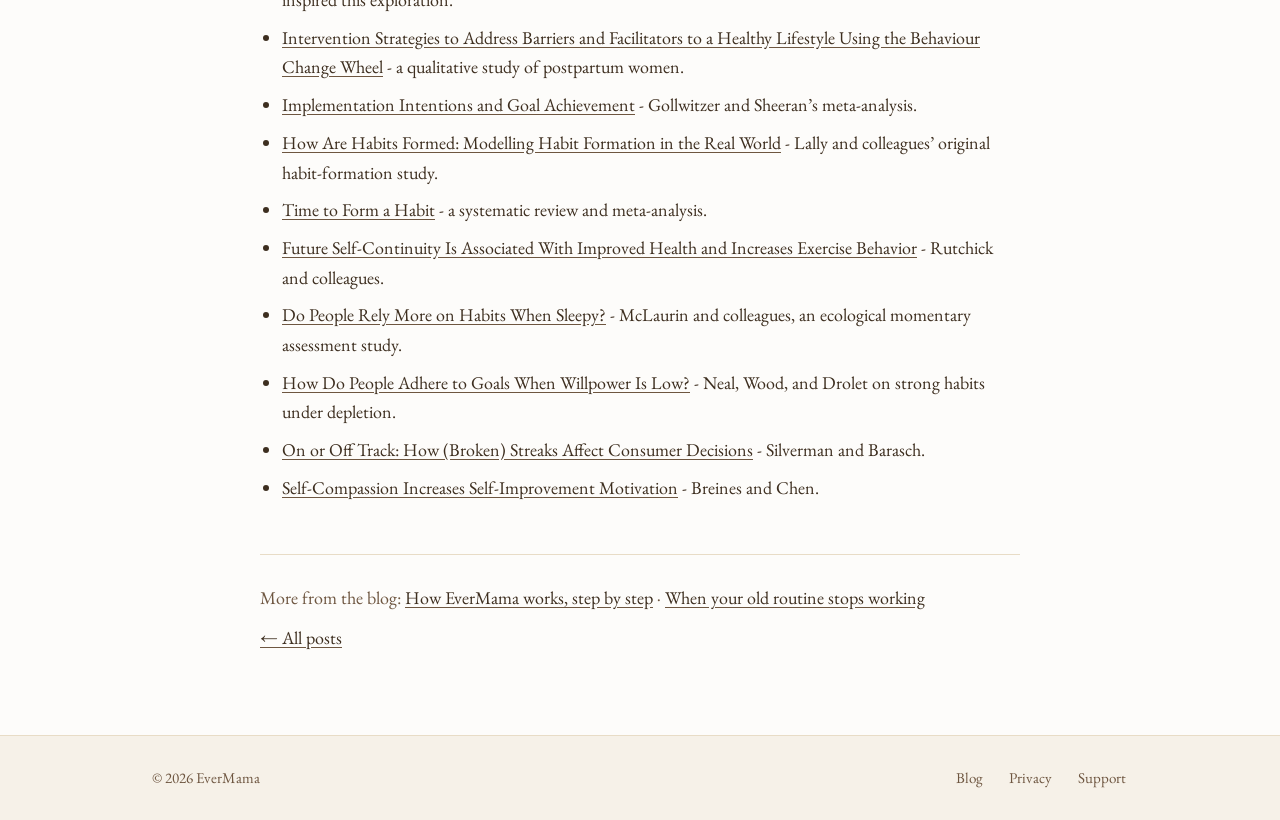
<file: blog/how-to-build-healthy-habits-after-a-baby.html>
<!doctype html>
<html lang="en">
  <head>
    <meta charset="utf-8" />
    <meta name="viewport" content="width=device-width, initial-scale=1" />
    <title>How to Build Healthy Habits After a Baby | EverMama</title>
    <link rel="canonical" href="https://evermama.app/blog/how-to-build-healthy-habits-after-a-baby" />
    <meta name="description" content="Learn how to build healthy habits after having a baby with small actions, flexible cues, and a kinder way to return when sleep and schedules change." />
    <link rel="icon" href="/assets/favicon.png" type="image/png" />
    <meta name="theme-color" content="#fdfcfa" />

    <meta property="og:site_name" content="EverMama" />
    <meta property="og:type" content="article" />
    <meta property="og:url" content="https://evermama.app/blog/how-to-build-healthy-habits-after-a-baby" />
    <meta property="og:title" content="How to build healthy habits after a baby" />
    <meta property="og:description" content="Small actions, flexible cues, and a kinder way to build healthy habits when sleep and schedules change after a baby." />
    <meta property="og:image" content="https://evermama.app/assets/illustrations/floor-play.png" />
    <meta property="og:image:width" content="1000" />
    <meta property="og:image:height" content="667" />
    <meta property="og:image:alt" content="A mother stretching on the living-room floor beside her baby." />
    <meta property="article:published_time" content="2026-09-05" />
    <meta property="article:modified_time" content="2026-09-08" />
    <meta property="article:section" content="Postpartum health and habits" />
    <meta property="article:author" content="https://evermama.app/" />
    <meta name="twitter:card" content="summary_large_image" />
    <meta name="twitter:title" content="How to build healthy habits after a baby" />
    <meta name="twitter:description" content="Small actions, flexible cues, and a kinder way to build healthy habits when sleep and schedules change after a baby." />
    <meta name="twitter:image" content="https://evermama.app/assets/illustrations/floor-play.png" />
    <meta name="twitter:image:alt" content="A mother stretching on the living-room floor beside her baby." />

    <script type="application/ld+json">
    {
      "@context": "https://schema.org",
      "@type": "BlogPosting",
      "@id": "https://evermama.app/blog/how-to-build-healthy-habits-after-a-baby#post",
      "mainEntityOfPage": "https://evermama.app/blog/how-to-build-healthy-habits-after-a-baby",
      "headline": "How to build healthy habits after a baby",
      "description": "Learn how to build healthy habits after having a baby with small actions, flexible cues, and a kinder way to return when sleep and schedules change.",
      "image": {
        "@type": "ImageObject",
        "url": "https://evermama.app/assets/illustrations/floor-play.png",
        "width": 1000,
        "height": 667
      },
      "datePublished": "2026-09-05",
      "dateModified": "2026-09-08",
      "articleSection": "Postpartum health and habits",
      "keywords": ["healthy habits after a baby", "postpartum habits", "habit formation", "postpartum health"],
      "inLanguage": "en",
      "author": {
        "@type": "Organization",
        "name": "EverMama",
        "url": "https://evermama.app/"
      },
      "publisher": {
        "@type": "Organization",
        "name": "EverMama",
        "url": "https://evermama.app/",
        "logo": {
          "@type": "ImageObject",
          "url": "https://evermama.app/assets/icon.png",
          "width": 1024,
          "height": 1024
        }
      },
      "isPartOf": {
        "@type": "Blog",
        "@id": "https://evermama.app/blog/#blog",
        "name": "EverMama blog"
      }
    }
    </script>
    <link rel="preconnect" href="https://fonts.googleapis.com" />
    <link rel="preconnect" href="https://fonts.gstatic.com" crossorigin />
    <link href="https://fonts.googleapis.com/css2?family=Cormorant+Garamond:ital,wght@0,400;0,500;1,400;1,500&family=EB+Garamond:ital,wght@0,400;0,500;1,400&display=swap" rel="stylesheet" />
    <link rel="stylesheet" href="/styles.css" />
  </head>
  <body>
    <header class="site">
      <div class="wrap">
        <a href="/" class="wordmark"><img src="/assets/mark.png" alt="" class="wordmark-icon" />EverMama</a>
        <nav><a href="/blog/">Blog</a><a href="/privacy">Privacy</a><a href="/support">Support</a><a href="/#get" class="nav-cta">Get the app</a></nav>
      </div>
    </header>
    <main class="wrap wrap--doc doc">
      <article class="post">
        <span class="kicker"><time datetime="2026-09-05">5 September 2026</time><span class="sep">·</span>7 min read, about one feed</span>
        <h1>How to build healthy habits after a baby</h1>
        <figure class="post-hero">
          <picture>
            <source srcset="/assets/illustrations/floor-play.webp" type="image/webp" />
            <img src="/assets/illustrations/floor-play.png" alt="A mother stretching on the living-room floor next to her baby, who is playing with blocks." width="1000" height="667" fetchpriority="high" />
          </picture>
        </figure>
        <aside class="short-version" aria-label="The short version">
          <span class="kicker">The short version</span>
          <ul>
            <li>Habits become harder when sleep, schedules, and familiar cues keep changing after a baby. That difficulty comes from the circumstances, not a lack of discipline.</li>
            <li>Begin with an action small enough for a tired day and attach it to something that already happens, such as a diaper change, tummy time, or sitting down for dinner.</li>
            <li>Habits have no universal deadline. Missing a day doesn’t erase your progress; return when the next cue arrives.</li>
          </ul>
        </aside>
        <div class="post-body">
          <p>You decide that tomorrow you will take a walk. Then the baby wakes four times, the morning disappears into feeding and laundry, and by afternoon even finding your shoes feels like one task too many.</p>
          <p>It is easy to look at a day like this and decide that you need more discipline. But the research on habits points somewhere kinder and more useful: a habit depends heavily on the situation around it, and life with a baby changes that situation all the time.</p>
          <p>That does not mean healthy habits are out of reach. It means they have to be built for the life you are actually living.</p>

          <h2>Why habits can feel harder after a baby</h2>
          <p>Habits grow when we repeat an action in response to a familiar cue. Over time, the cue begins to bring the action to mind without quite so much thought. That is helpful because motivation and careful planning are not endlessly available - especially when sleep is broken and someone else’s needs can change the day in a minute.</p>
          <p>Postpartum life can interrupt each part of that process. The time you wake changes. A nap that lasted an hour yesterday lasts twelve minutes today. Your body is recovering, your attention is divided, and the small pockets of time you expected to have may not appear.</p>
          <p>There is a hopeful side to this. When people are sleepy, they lean more on what is already habitual, according to a <a href="https://pmc.ncbi.nlm.nih.gov/articles/PMC12215238/">week-long study that checked in with people six times a day</a>. And <a href="https://doi.org/10.1037/a0032626">habits keep going when willpower runs low</a>. A small habit built now is the one that will still be there after the next bad night.</p>
          <p>A <a href="https://pmc.ncbi.nlm.nih.gov/articles/PMC11013589/">qualitative study of 21 postpartum women</a> found that healthy choices were shaped by a mix of capability, opportunity, and motivation. Women described barriers including sleep deprivation, mental exhaustion, planning demands, and limited support. In other words, wanting to do something is only one part of being able to do it.</p>
          <p>This is not a character flaw. It is a difficult context, so the habit needs to ask less of you and fit that context better.</p>

          <h2>Start smaller than you think you need to</h2>
          <p>A small habit is not the lesser version of a real habit. It is the version you can repeat while the day is messy.</p>
          <p>You might drink a glass of water, stretch while the baby has tummy time, step outside for two minutes, or take five slow breaths before a feed. The right starting point can feel almost too easy. That is useful because it lowers the amount of energy and motivation required to begin. It also means you can start in the week you actually have, rather than waiting for a calmer stretch that may be a long time coming.</p>
          <p>If the day opens up and you want to do more, you can. If it does not, the small action still counts. You are practicing the return, not proving how much you can accomplish.</p>
          <aside class="try-this try-this--morning">
            <span class="kicker">Try this tonight</span>
            <p>Choose one small thing you could finish while the bath runs, the microwave counts down, or your little one plays nearby. If the day gives you more room, keep going. If it doesn’t, the small version still counts.</p>
          </aside>

          <h2>Use a moment, not a clock</h2>
          <p>“I will stretch at 8:00 a.m.” depends on 8:00 a.m. being yours. “After I put the baby on the floor for tummy time, I will stretch beside her” depends on a moment that already belongs to your day.</p>
          <p>Psychologists call this kind of plan an <em>implementation intention</em>: when a specific situation happens, you do a specific action. A <a href="https://doi.org/10.1016/S0065-2601(06)38002-1">meta-analysis of 94 independent tests</a> found that these if-then plans had a medium-to-large positive effect on reaching goals. They helped people get started and had an even stronger effect on staying on track.</p>
          <p>The formula is simple:</p>
          <blockquote>After I [something that already happens], I will [one small action].</blockquote>
          <p>After I brush my teeth, I will do three calf raises. After I start the kettle, I will fill my water bottle. After I put the baby down, I will relax my shoulders and take one slow breath.</p>
          <p>The cue does not need to happen at the same time every day. It only needs to be recognizable when it arrives.</p>
          <div class="recipe" id="recipe">
            <span class="kicker">Make it yours</span>
            <p class="recipe-line">
              <label>After I <select id="recipe-cue" aria-label="Something that already happens in your day">
                <option>start the kettle</option>
                <option>put the baby down for a nap</option>
                <option>brush my teeth</option>
                <option>put the baby on the floor for tummy time</option>
                <option>sit down to feed</option>
                <option>strap the baby into the car seat</option>
                <option>close the bedroom door at night</option>
                <option>make my coffee</option>
                <option>start the bath running</option>
                <option>finish lunch</option>
                <option>plug in my phone for the night</option>
              </select></label>, I will
              <label><select id="recipe-act" aria-label="One small action">
                <option>fill my water bottle</option>
                <option>do three calf raises</option>
                <option>take five slow breaths</option>
                <option>soften my shoulders and face</option>
                <option>step outside for two minutes</option>
                <option>do four squats at the crib</option>
                <option>stretch on the floor beside her</option>
                <option>eat a handful of nuts</option>
                <option>do five counter push-ups</option>
                <option>name one good thing from today</option>
                <option>walk to the end of the street</option>
                <option>turn the big light off and a lamp on</option>
              </select></label>.
            </p>
            <p class="recipe-out" id="recipe-out" aria-live="polite">After I start the kettle, I will fill my water bottle.</p>
            <div class="recipe-actions">
              <button type="button" class="recipe-shuffle" id="recipe-shuffle">Give me an idea</button>
              <a href="/#get" class="recipe-cta">Try this habit in EverMama</a>
            </div>
          </div>

          <h2>Forget the 21-day promise</h2>
          <p>You may have heard that doing something for 21 days is enough to turn it into a habit. That promise <a href="https://blogs.ucl.ac.uk/bsh/2012/06/">traces back to a 1960 book by plastic surgeon Maxwell Maltz</a>, who wrote that people often needed about three weeks to adjust to changes in their appearance and self-image. Over time, that observation became a rule about habits - but it was never based on habit research.</p>
          <p>There is no universal number of days after which a behavior suddenly becomes automatic. In one well-known real-world study, researchers could clearly model habit growth for 39 people. The middle estimate was 66 days to get close to each person's highest level of automaticity, but the estimates stretched from 18 to 254 days. A newer <a href="https://pmc.ncbi.nlm.nih.gov/articles/PMC11641623/">systematic review and meta-analysis of health habits</a> found an even wider range, from 4 to 335 days. The useful part is not choosing a number to aim for. It is knowing that habits grow at very different speeds depending on the person, the behavior, and the life around it.</p>
          <p>The number that matters is not 21 or 66. What matters is finding an action and cue you can meet often enough for the connection to grow. A glass of water after breakfast may become automatic sooner than a workout because it is simpler and easier to repeat: in the same study, the exercise group took roughly half again as long to settle in as the eating and drinking groups, though the sample was too small to call that difference definitive.</p>
          <p>Motherhood adds more variation still, so your timeline does not need to look like anyone else’s.</p>
          <h2>A missed day does not erase the days before it</h2>
          <p>The Lally study found that one missed opportunity did not meaningfully interrupt habit growth. Its authors also discussed an earlier exercise study where missing a whole week made people less likely to keep participating. One missed day and a week away are not the same thing. With a baby, an interrupted day is often part of the life the habit has to fit.</p>
          <p>A streak can make one missed day feel like everything has been lost. That feeling is real and measurable: <a href="https://doi.org/10.1093/jcr/ucac029">a series of studies on broken streaks</a> found that people pull back after a break, especially when they blame themselves for it, and much less when the streak can be repaired. The research gives us permission to see it differently: one miss is one miss. You can simply meet the next cue when it comes.</p>
          <p>There is no need to catch up, double the effort, or begin again on Monday. Kindness works better than criticism here. In <a href="https://doi.org/10.1177/0146167212445599">a set of experiments</a>, people who responded to a setback with self-compassion were more motivated to improve than people who were hard on themselves. The next glass of water, short walk, or breath is enough to continue.</p>
          <aside class="try-this try-this--afternoon">
            <span class="kicker">Try this tonight</span>
            <p>If today got away from you, let it go. When tomorrow’s bedtime story ends or the morning curtains open, do the small version again. You have not gone back to the beginning.</p>
          </aside>

          <h2>Let the habit belong to the mother you are becoming</h2>
          <p>A habit is easier to return to when it is connected to something you genuinely care about. Not a generic instruction to be healthier, and not pressure to get your old body or old routine back, but your own reason.</p>
          <p>Maybe you want stronger legs because you want to get up from the floor easily after playing. Maybe a few quiet breaths help you soften your shoulders before the bedtime routine. Maybe drinking water is one small way to remember that your body still belongs in the circle of people you care for.</p>
          <p>Research on the future self suggests that feeling connected to who we will be can influence what we do now. In one set of studies, people encouraged to feel closer to a distant future self later reported more exercise; you can read the <a href="https://doi.org/10.1037/xap0000153">original health-behavior paper</a>.</p>
          <p>You do not have to become a new person overnight. You are making one small choice for the mother who will wake up tomorrow, sit on the floor this weekend, and keep growing alongside her child.</p>
          <aside class="try-this try-this--evening">
            <span class="kicker">Try this tonight</span>
            <p>Finish this sentence: “I want to keep this habit because it will help me…” Picture what that could look like in a real moment with your child, then come back to it when the habit feels hard to begin.</p>
          </aside>

          <h2>One gentle place to begin</h2>
          <p>Choose one small action. Under two minutes can be a helpful place to begin, especially on a tired day, but it is not a magic number. Attach it to something that already happens in your day. Make it small enough for a tired day, and when you miss it, wait for the next cue instead of judging the last one.</p>
          <p>That may not look impressive from the outside, but it is how a habit starts becoming part of a real life - including a life that changes by the hour.</p>
          <aside class="starter" id="starter" aria-label="A small plan for a real day">
            <span class="kicker">A small plan for a real day</span>
            <ul>
              <li><label><input type="checkbox" data-key="small" /><span>I know the small thing I want to do.</span></label></li>
              <li><label><input type="checkbox" data-key="cue" /><span>I’ve chosen a moment that can remind me.</span></label></li>
              <li><label><input type="checkbox" data-key="tired" /><span>It still feels possible after a hard night.</span></label></li>
              <li><label><input type="checkbox" data-key="miss" /><span>If I miss it, I’ll return at the next moment.</span></label></li>
            </ul>
            <p class="starter-done" id="starter-done"></p>
          </aside>

          <h2>Sources and further reading</h2>
          <ul>
            <li><a href="https://www.revolutionmotherhood.com/blogs/wellness/habits">The Science Behind Building Healthy Habits as a New Mother</a>, Revolution Motherhood - the article that inspired this exploration.</li>
            <li><a href="https://pmc.ncbi.nlm.nih.gov/articles/PMC11013589/">Intervention Strategies to Address Barriers and Facilitators to a Healthy Lifestyle Using the Behaviour Change Wheel</a> - a qualitative study of postpartum women.</li>
            <li><a href="https://doi.org/10.1016/S0065-2601(06)38002-1">Implementation Intentions and Goal Achievement</a> - Gollwitzer and Sheeran’s meta-analysis.</li>
            <li><a href="https://doi.org/10.1002/ejsp.674">How Are Habits Formed: Modelling Habit Formation in the Real World</a> - Lally and colleagues’ original habit-formation study.</li>
            <li><a href="https://pmc.ncbi.nlm.nih.gov/articles/PMC11641623/">Time to Form a Habit</a> - a systematic review and meta-analysis.</li>
            <li><a href="https://doi.org/10.1037/xap0000153">Future Self-Continuity Is Associated With Improved Health and Increases Exercise Behavior</a> - Rutchick and colleagues.</li>
            <li><a href="https://pmc.ncbi.nlm.nih.gov/articles/PMC12215238/">Do People Rely More on Habits When Sleepy?</a> - McLaurin and colleagues, an ecological momentary assessment study.</li>
            <li><a href="https://doi.org/10.1037/a0032626">How Do People Adhere to Goals When Willpower Is Low?</a> - Neal, Wood, and Drolet on strong habits under depletion.</li>
            <li><a href="https://doi.org/10.1093/jcr/ucac029">On or Off Track: How (Broken) Streaks Affect Consumer Decisions</a> - Silverman and Barasch.</li>
            <li><a href="https://doi.org/10.1177/0146167212445599">Self-Compassion Increases Self-Improvement Motivation</a> - Breines and Chen.</li>
          </ul>
        </div>
        <div class="post-foot"><p>More from the blog: <a href="/blog/how-evermama-works">How EverMama works, step by step</a> <span class="sep">·</span> <a href="/blog/when-your-old-routine-stops-working">When your old routine stops working</a></p><p><a href="/blog/">← All posts</a></p></div>
      </article>
    </main>
    <footer class="site"><div class="wrap"><div>© 2026 EverMama</div><nav><a href="/blog/">Blog</a><a href="/privacy">Privacy</a><a href="/support">Support</a></nav></div></footer>
    <script>
      (function () {
        // Recipe builder: two pickers write her if-then sentence.
        var cue = document.getElementById('recipe-cue');
        var act = document.getElementById('recipe-act');
        var out = document.getElementById('recipe-out');
        var shuffle = document.getElementById('recipe-shuffle');
        function say() {
          out.textContent = 'After I ' + cue.value + ', I will ' + act.value + '.';
        }
        function pick(sel) {
          var i = Math.floor(Math.random() * sel.options.length);
          if (i === sel.selectedIndex) i = (i + 1) % sel.options.length;
          sel.selectedIndex = i;
        }
        cue.addEventListener('change', say);
        act.addEventListener('change', say);
        shuffle.addEventListener('click', function () {
          pick(cue);
          pick(act);
          say();
        });
        say();

        // Starter checklist: remembers itself on this phone only.
        var KEY = 'evermama-starter';
        var boxes = document.querySelectorAll('#starter input[type=checkbox]');
        var done = document.getElementById('starter-done');
        var saved = {};
        try { saved = JSON.parse(localStorage.getItem(KEY) || '{}'); } catch (e) {}
        function refresh() {
          var n = 0;
          boxes.forEach(function (b) { if (b.checked) n++; });
          done.textContent =
            n === boxes.length ? 'That’s enough. Let the next small moment be your start.' :
            n > 0 ? n + ' of ' + boxes.length + '. No rush on the rest.' : '';
        }
        boxes.forEach(function (b) {
          b.checked = !!saved[b.dataset.key];
          b.addEventListener('change', function () {
            saved[b.dataset.key] = b.checked;
            try { localStorage.setItem(KEY, JSON.stringify(saved)); } catch (e) {}
            refresh();
          });
        });
        refresh();
      })();
    </script>
  </body>
</html>
</file>
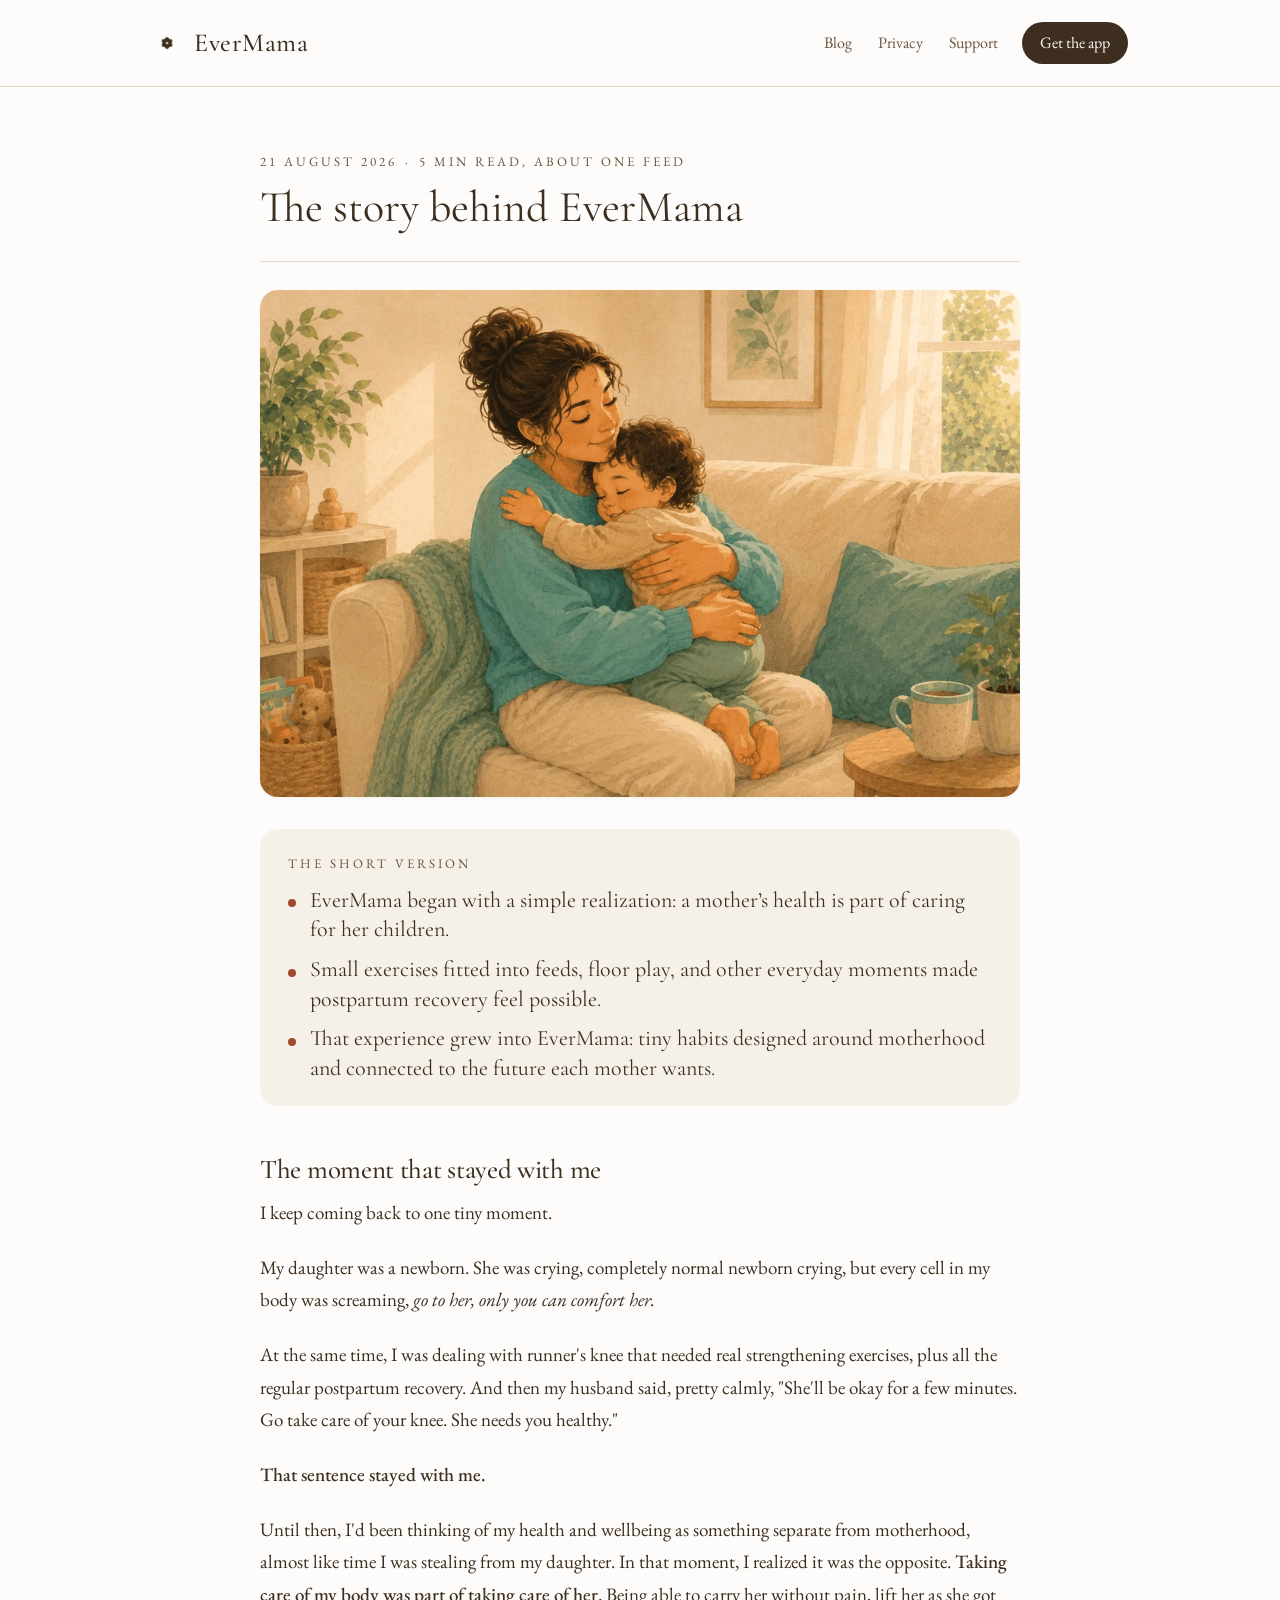
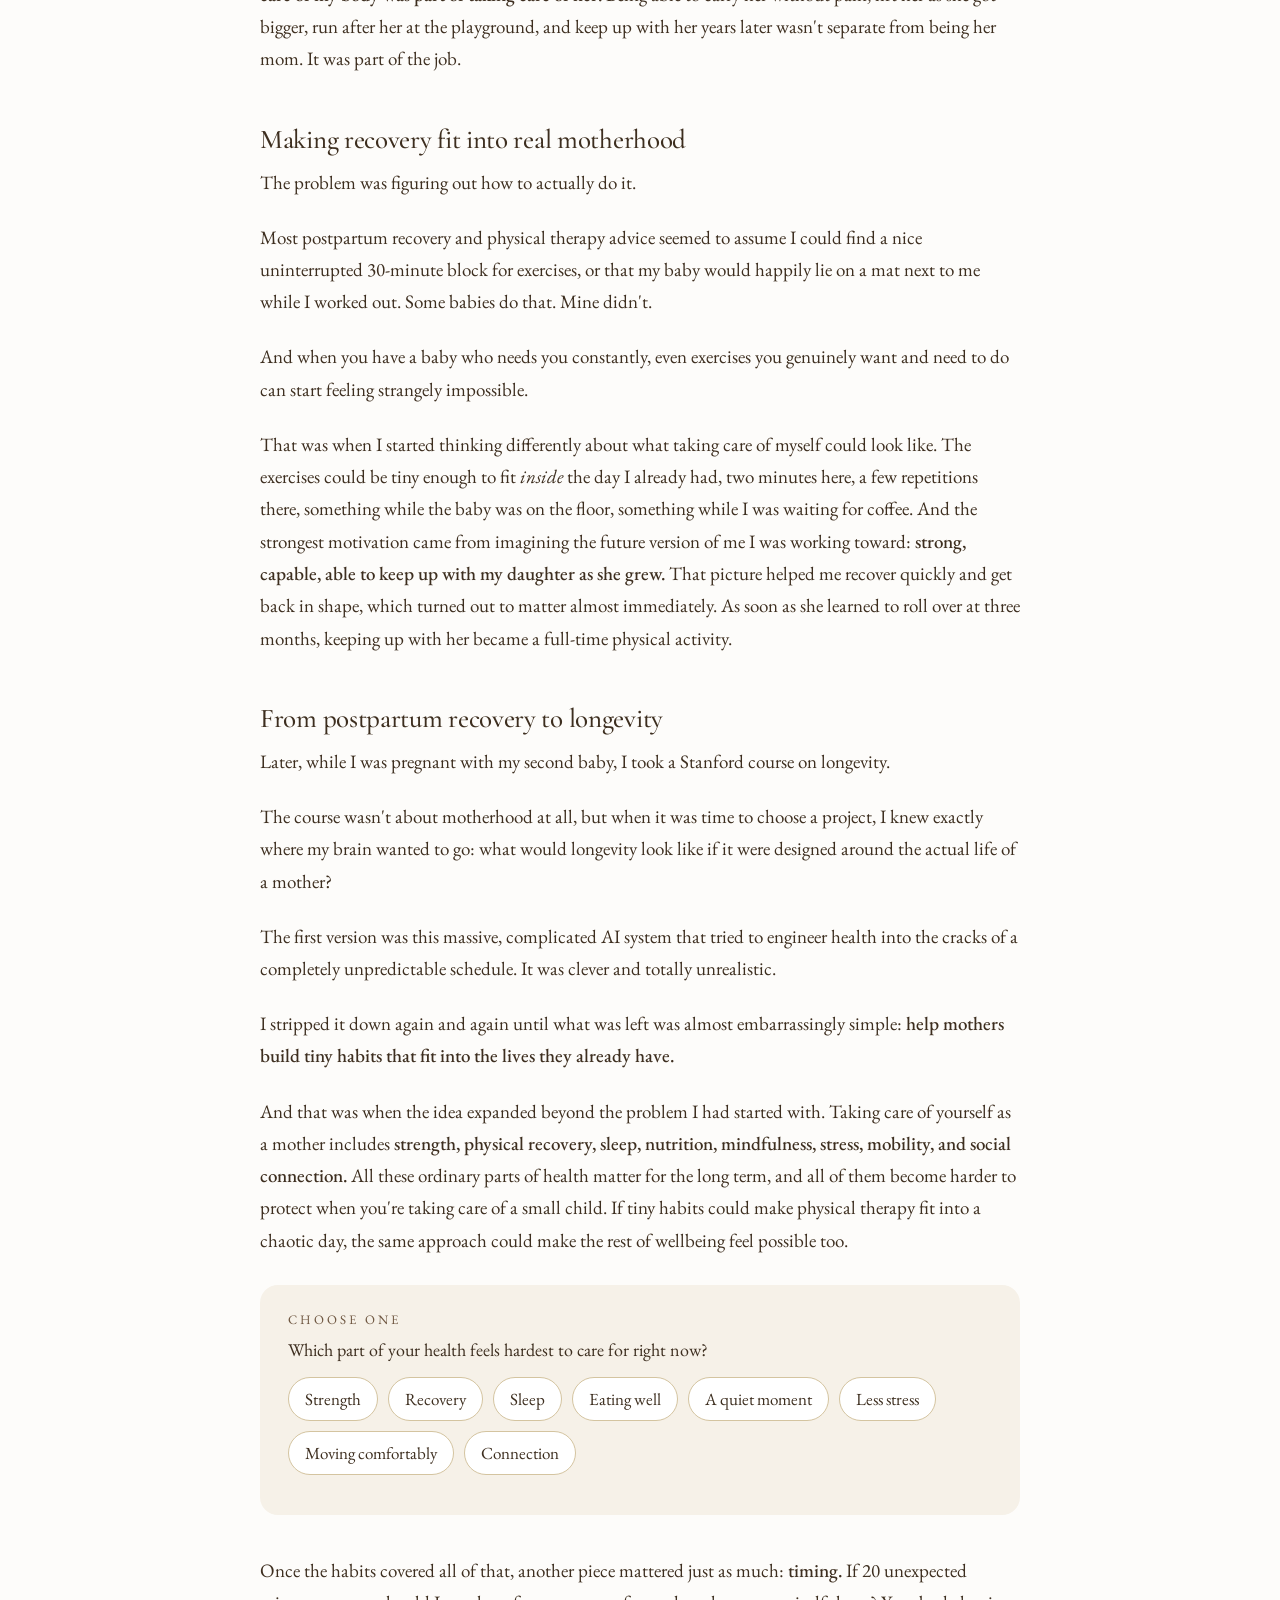
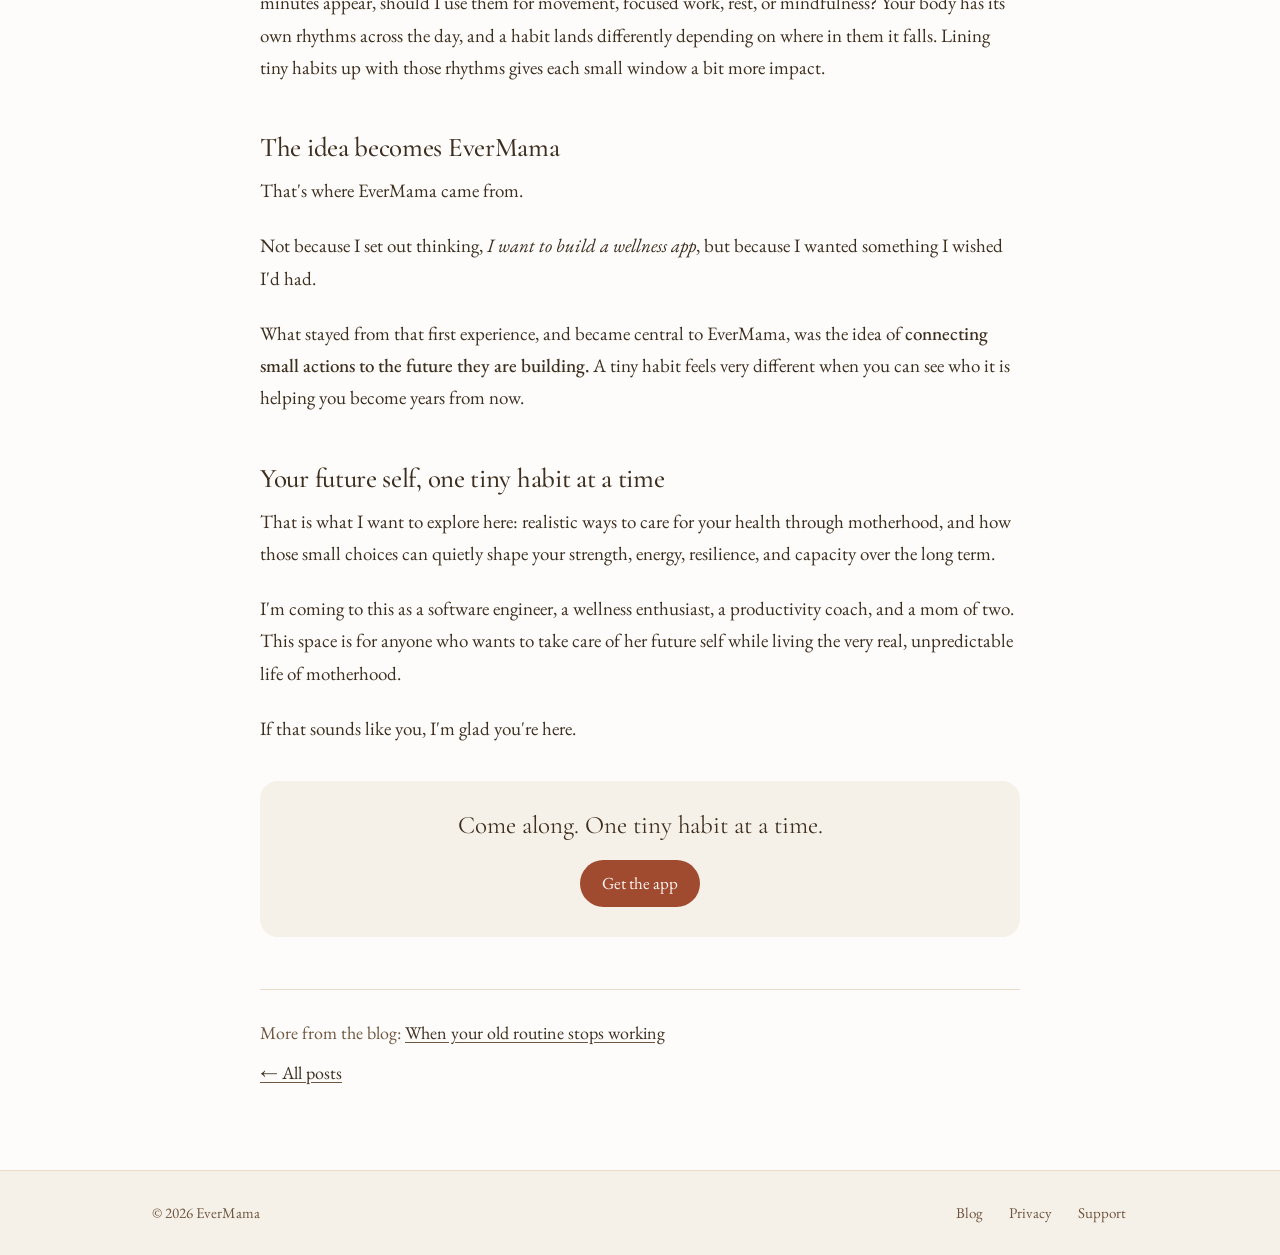
<file: blog/the-story-behind-evermama.html>
<!doctype html>
<html lang="en">
  <head>
    <meta charset="utf-8" />
    <meta name="viewport" content="width=device-width, initial-scale=1" />
    <title>The story behind EverMama</title>
    <link rel="canonical" href="https://evermama.app/blog/the-story-behind-evermama" />
    <meta name="description" content="A crying newborn, a sore knee, and one calm sentence: how EverMama started, and what this blog is for." />
    <link rel="icon" href="/assets/favicon.png" type="image/png" />
    <meta name="theme-color" content="#fdfcfa" />

    <meta property="og:site_name" content="EverMama" />
    <meta property="og:type" content="article" />
    <meta property="og:url" content="https://evermama.app/blog/the-story-behind-evermama" />
    <meta property="og:title" content="The story behind EverMama" />
    <meta property="og:description" content="A crying newborn, a sore knee, and one calm sentence: how EverMama started, and what this blog is for." />
    <meta property="og:image" content="https://evermama.app/assets/illustrations/ten-second-hug.png" />
    <meta property="og:image:width" content="1000" />
    <meta property="og:image:height" content="667" />
    <meta property="article:published_time" content="2026-08-21" />
    <meta property="article:author" content="https://evermama.app/" />
    <meta name="twitter:card" content="summary_large_image" />
    <meta name="twitter:title" content="The story behind EverMama" />
    <meta name="twitter:description" content="A crying newborn, a sore knee, and one calm sentence: how EverMama started, and what this blog is for." />
    <meta name="twitter:image" content="https://evermama.app/assets/illustrations/ten-second-hug.png" />

    <script type="application/ld+json">
    {
      "@context": "https://schema.org",
      "@type": "BlogPosting",
      "@id": "https://evermama.app/blog/the-story-behind-evermama#post",
      "mainEntityOfPage": "https://evermama.app/blog/the-story-behind-evermama",
      "headline": "The story behind EverMama",
      "description": "A crying newborn, a sore knee, and one calm sentence: how EverMama started, and what this blog is for.",
      "image": {
        "@type": "ImageObject",
        "url": "https://evermama.app/assets/illustrations/ten-second-hug.png",
        "width": 1000,
        "height": 667
      },
      "datePublished": "2026-08-21",
      "dateModified": "2026-09-06",
      "inLanguage": "en",
      "author": {
        "@type": "Organization",
        "name": "EverMama",
        "url": "https://evermama.app/"
      },
      "publisher": {
        "@type": "Organization",
        "name": "EverMama",
        "url": "https://evermama.app/",
        "logo": {
          "@type": "ImageObject",
          "url": "https://evermama.app/assets/icon.png",
          "width": 1024,
          "height": 1024
        }
      },
      "isPartOf": {
        "@type": "Blog",
        "@id": "https://evermama.app/blog/#blog",
        "name": "EverMama blog"
      }
    }
    </script>

    <link rel="preconnect" href="https://fonts.googleapis.com" />
    <link rel="preconnect" href="https://fonts.gstatic.com" crossorigin />
    <link
      href="https://fonts.googleapis.com/css2?family=Cormorant+Garamond:ital,wght@0,400;0,500;1,400;1,500&family=EB+Garamond:ital,wght@0,400;0,500;1,400&display=swap"
      rel="stylesheet"
    />
    <link rel="stylesheet" href="/styles.css" />
  </head>
  <body>
    <header class="site">
      <div class="wrap">
        <a href="/" class="wordmark">
          <img src="/assets/mark.png" alt="" class="wordmark-icon" />
          EverMama
        </a>
        <nav>
          <a href="/blog/">Blog</a>
          <a href="/privacy">Privacy</a>
          <a href="/support">Support</a>
          <a href="/#get" class="nav-cta">Get the app</a>
        </nav>
      </div>
    </header>

    <main class="wrap wrap--doc doc">
      <article class="post">
        <span class="kicker"><time datetime="2026-08-21">21 August 2026</time><span class="sep">·</span>5 min read, about one feed</span>
        <h1>The story behind EverMama</h1>
        <figure class="post-hero">
          <picture>
            <source srcset="/assets/illustrations/ten-second-hug.webp" type="image/webp" />
            <img src="/assets/illustrations/ten-second-hug.png" alt="A mother on the sofa holding her small child in a long hug." width="1000" height="667" fetchpriority="high" />
          </picture>
        </figure>
        <aside class="short-version" aria-label="The short version">
          <span class="kicker">The short version</span>
          <ul>
            <li>EverMama began with a simple realization: a mother’s health is part of caring for her children.</li>
            <li>Small exercises fitted into feeds, floor play, and other everyday moments made postpartum recovery feel possible.</li>
            <li>That experience grew into EverMama: tiny habits designed around motherhood and connected to the future each mother wants.</li>
          </ul>
        </aside>

        <div class="post-body">
          <h2>The moment that stayed with me</h2>

          <p>I keep coming back to one tiny moment.</p>

          <p>My daughter was a newborn. She was crying, completely normal newborn crying, but every cell in my body was screaming, <em>go to her, only you can comfort her.</em></p>

          <p>At the same time, I was dealing with runner&#x27;s knee that needed real strengthening exercises, plus all the regular postpartum recovery. And then my husband said, pretty calmly, &quot;She&#x27;ll be okay for a few minutes. Go take care of your knee. She needs you healthy.&quot;</p>

          <p><strong>That sentence stayed with me.</strong></p>

          <p>Until then, I&#x27;d been thinking of my health and wellbeing as something separate from motherhood, almost like time I was stealing from my daughter. In that moment, I realized it was the opposite. <strong>Taking care of my body was part of taking care of her.</strong> Being able to carry her without pain, lift her as she got bigger, run after her at the playground, and keep up with her years later wasn&#x27;t separate from being her mom. It was part of the job.</p>

          <h2>Making recovery fit into real motherhood</h2>

          <p>The problem was figuring out how to actually do it.</p>

          <p>Most postpartum recovery and physical therapy advice seemed to assume I could find a nice uninterrupted 30-minute block for exercises, or that my baby would happily lie on a mat next to me while I worked out. Some babies do that. Mine didn&#x27;t.</p>

          <p>And when you have a baby who needs you constantly, even exercises you genuinely want and need to do can start feeling strangely impossible.</p>

          <p>That was when I started thinking differently about what taking care of myself could look like. The exercises could be tiny enough to fit <em>inside</em> the day I already had, two minutes here, a few repetitions there, something while the baby was on the floor, something while I was waiting for coffee. And the strongest motivation came from imagining the future version of me I was working toward: <strong>strong, capable, able to keep up with my daughter as she grew.</strong> That picture helped me recover quickly and get back in shape, which turned out to matter almost immediately. As soon as she learned to roll over at three months, keeping up with her became a full-time physical activity.</p>

          <h2>From postpartum recovery to longevity</h2>

          <p>Later, while I was pregnant with my second baby, I took a Stanford course on longevity.</p>

          <p>The course wasn&#x27;t about motherhood at all, but when it was time to choose a project, I knew exactly where my brain wanted to go: what would longevity look like if it were designed around the actual life of a mother?</p>

          <p>The first version was this massive, complicated AI system that tried to engineer health into the cracks of a completely unpredictable schedule. It was clever and totally unrealistic.</p>

          <p>I stripped it down again and again until what was left was almost embarrassingly simple: <strong>help mothers build tiny habits that fit into the lives they already have.</strong></p>

          <p>And that was when the idea expanded beyond the problem I had started with. Taking care of yourself as a mother includes <strong>strength, physical recovery, sleep, nutrition, mindfulness, stress, mobility, and social connection.</strong> All these ordinary parts of health matter for the long term, and all of them become harder to protect when you&#x27;re taking care of a small child. If tiny habits could make physical therapy fit into a chaotic day, the same approach could make the rest of wellbeing feel possible too.</p>

          <div class="chips" id="areas">
            <span class="kicker">Choose one</span>
            <p class="chips-q">Which part of your health feels hardest to care for right now?</p>
            <div class="chip-row" role="group" aria-label="Areas of wellbeing">
              <button type="button" class="chip" data-out="<strong>Strength.</strong> Turn one ordinary carry into practice: stand tall, hold your little one close, and move with control.">Strength</button>
              <button type="button" class="chip" data-out="<strong>Recovery.</strong> After a feed, stand up and gently reach overhead to give your folded-forward body a moment in the other direction.">Recovery</button>
              <button type="button" class="chip" data-out="<strong>Sleep.</strong> Put tomorrow’s tasks on paper so they have somewhere to wait besides your head.">Sleep</button>
              <button type="button" class="chip" data-out="<strong>Eating well.</strong> Pack tomorrow’s snack while the kitchen is already open, then put it where you will see it.">Eating well</button>
              <button type="button" class="chip" data-out="<strong>A quiet moment.</strong> Before sleep, name three small things that felt good today. One is enough on a hard night.">A quiet moment</button>
              <button type="button" class="chip" data-out="<strong>Less stress.</strong> When the room feels like too much, splash cool water on your face and let one long breath out.">Less stress</button>
              <button type="button" class="chip" data-out="<strong>Moving comfortably.</strong> At the end of a day spent feeding, carrying, and sitting low, give each hip one gentle stretch.">Moving comfortably</button>
              <button type="button" class="chip" data-out="<strong>Connection.</strong> Send one friend a two-line text while your baby naps or feeds. It does not need to become a whole conversation.">Connection</button>
            </div>
            <p class="chips-out" aria-live="polite"></p>
          </div>

          <p>Once the habits covered all of that, another piece mattered just as much: <strong>timing.</strong> If 20 unexpected minutes appear, should I use them for movement, focused work, rest, or mindfulness? Your body has its own rhythms across the day, and a habit lands differently depending on where in them it falls. Lining tiny habits up with those rhythms gives each small window a bit more impact.</p>

          <h2>The idea becomes EverMama</h2>

          <p>That&#x27;s where EverMama came from.</p>

          <p>Not because I set out thinking, <em>I want to build a wellness app</em>, but because I wanted something I wished I&#x27;d had.</p>

          <p>What stayed from that first experience, and became central to EverMama, was the idea of <strong>connecting small actions to the future they are building.</strong> A tiny habit feels very different when you can see who it is helping you become years from now.</p>

          <h2>Your future self, one tiny habit at a time</h2>

          <p>That is what I want to explore here: realistic ways to care for your health through motherhood, and how those small choices can quietly shape your strength, energy, resilience, and capacity over the long term.</p>

          <p>I&#x27;m coming to this as a software engineer, a wellness enthusiast, a productivity coach, and a mom of two. This space is for anyone who wants to take care of her future self while living the very real, unpredictable life of motherhood.</p>

          <p>If that sounds like you, I&#x27;m glad you&#x27;re here.</p>

          <aside class="post-cta">
            <p>Come along. One tiny habit at a time.</p>
            <a href="/#get" class="recipe-cta">Get the app</a>
          </aside>
        </div>

        <div class="post-foot">
          <p>More from the blog: <a href="/blog/when-your-old-routine-stops-working">When your old routine stops working</a></p>
          <p><a href="/blog/">← All posts</a></p>
        </div>
      </article>
    </main>

    <footer class="site">
      <div class="wrap">
        <div>© 2026 EverMama</div>
        <nav>
          <a href="/blog/">Blog</a>
          <a href="/privacy">Privacy</a>
          <a href="/support">Support</a>
        </nav>
      </div>
    </footer>
    <script>
      (function () {
        // Area picker: one tap, one tiny habit back.
        var out = document.querySelector('#areas .chips-out');
        var chips = document.querySelectorAll('#areas .chip');
        chips.forEach(function (c) {
          c.addEventListener('click', function () {
            chips.forEach(function (o) { o.classList.remove('is-on'); });
            c.classList.add('is-on');
            out.innerHTML = c.getAttribute('data-out');
          });
        });
      })();
    </script>
  </body>
</html>
</file>
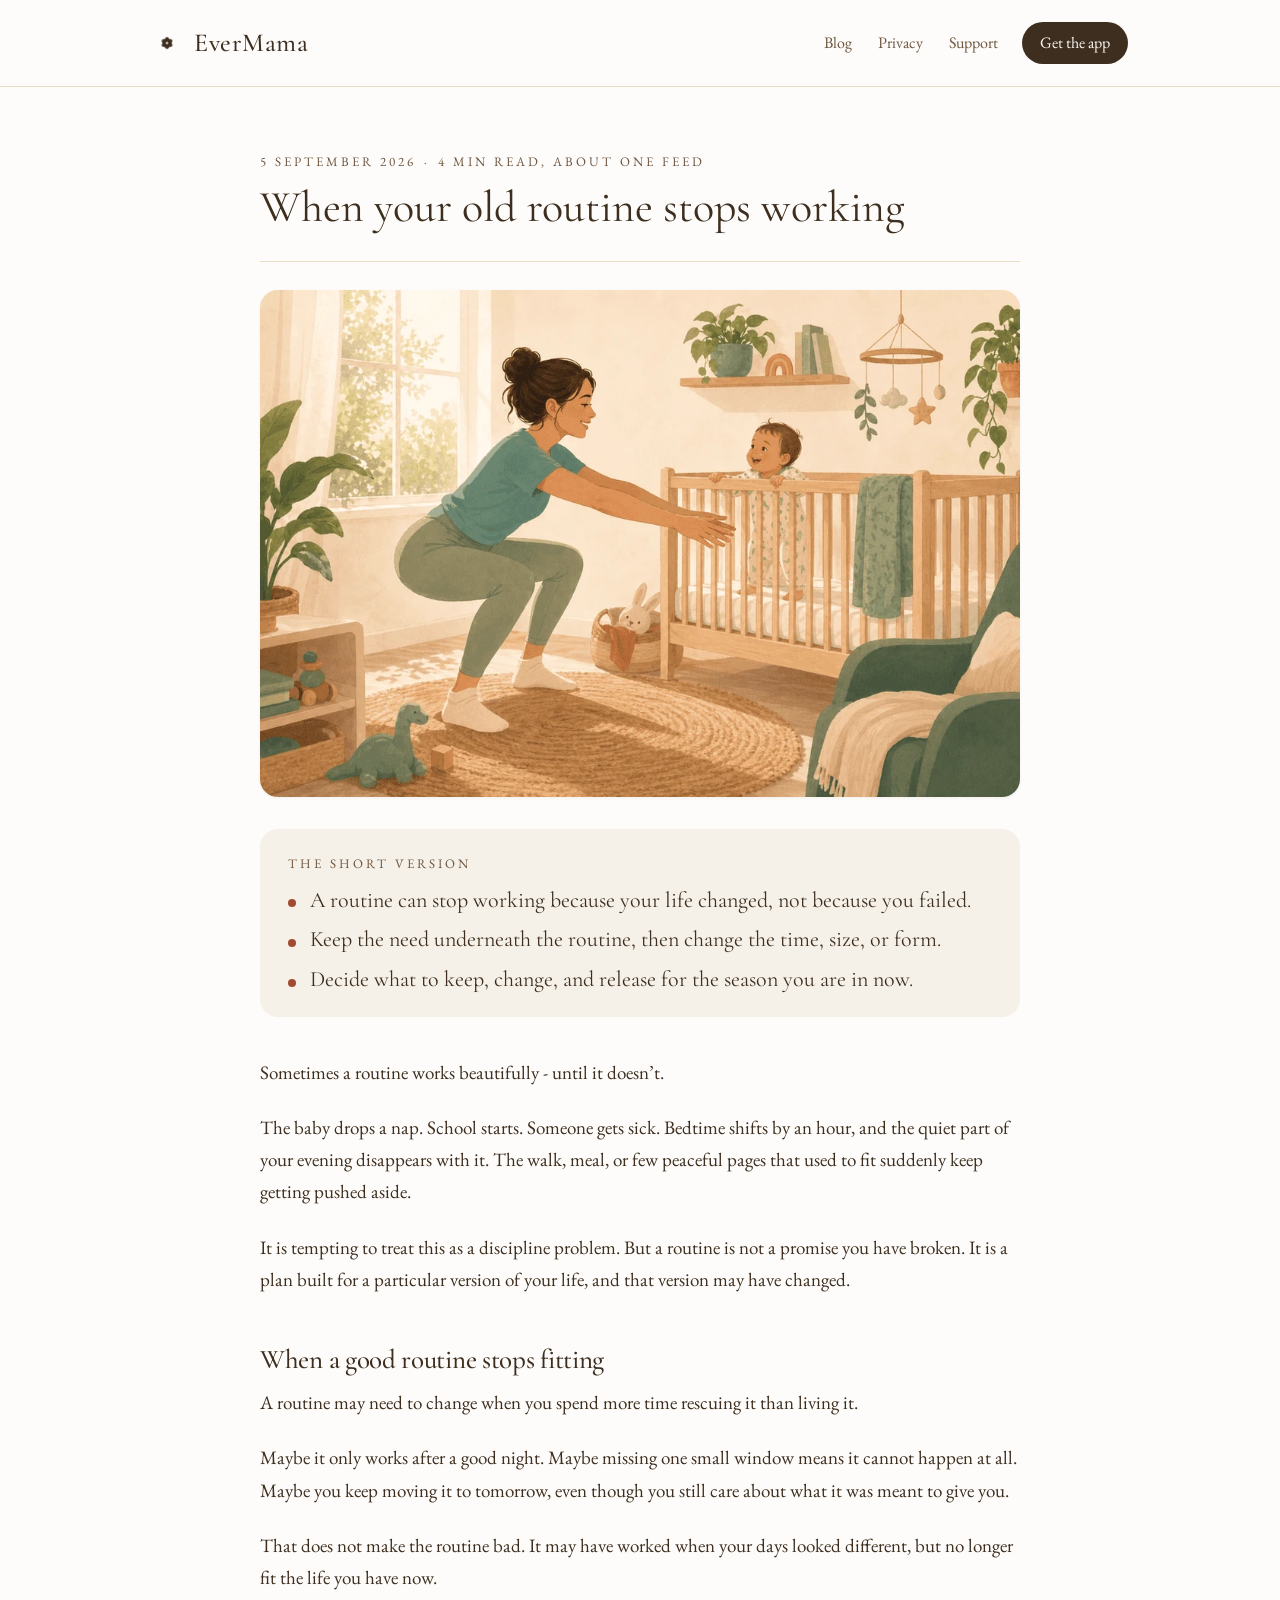
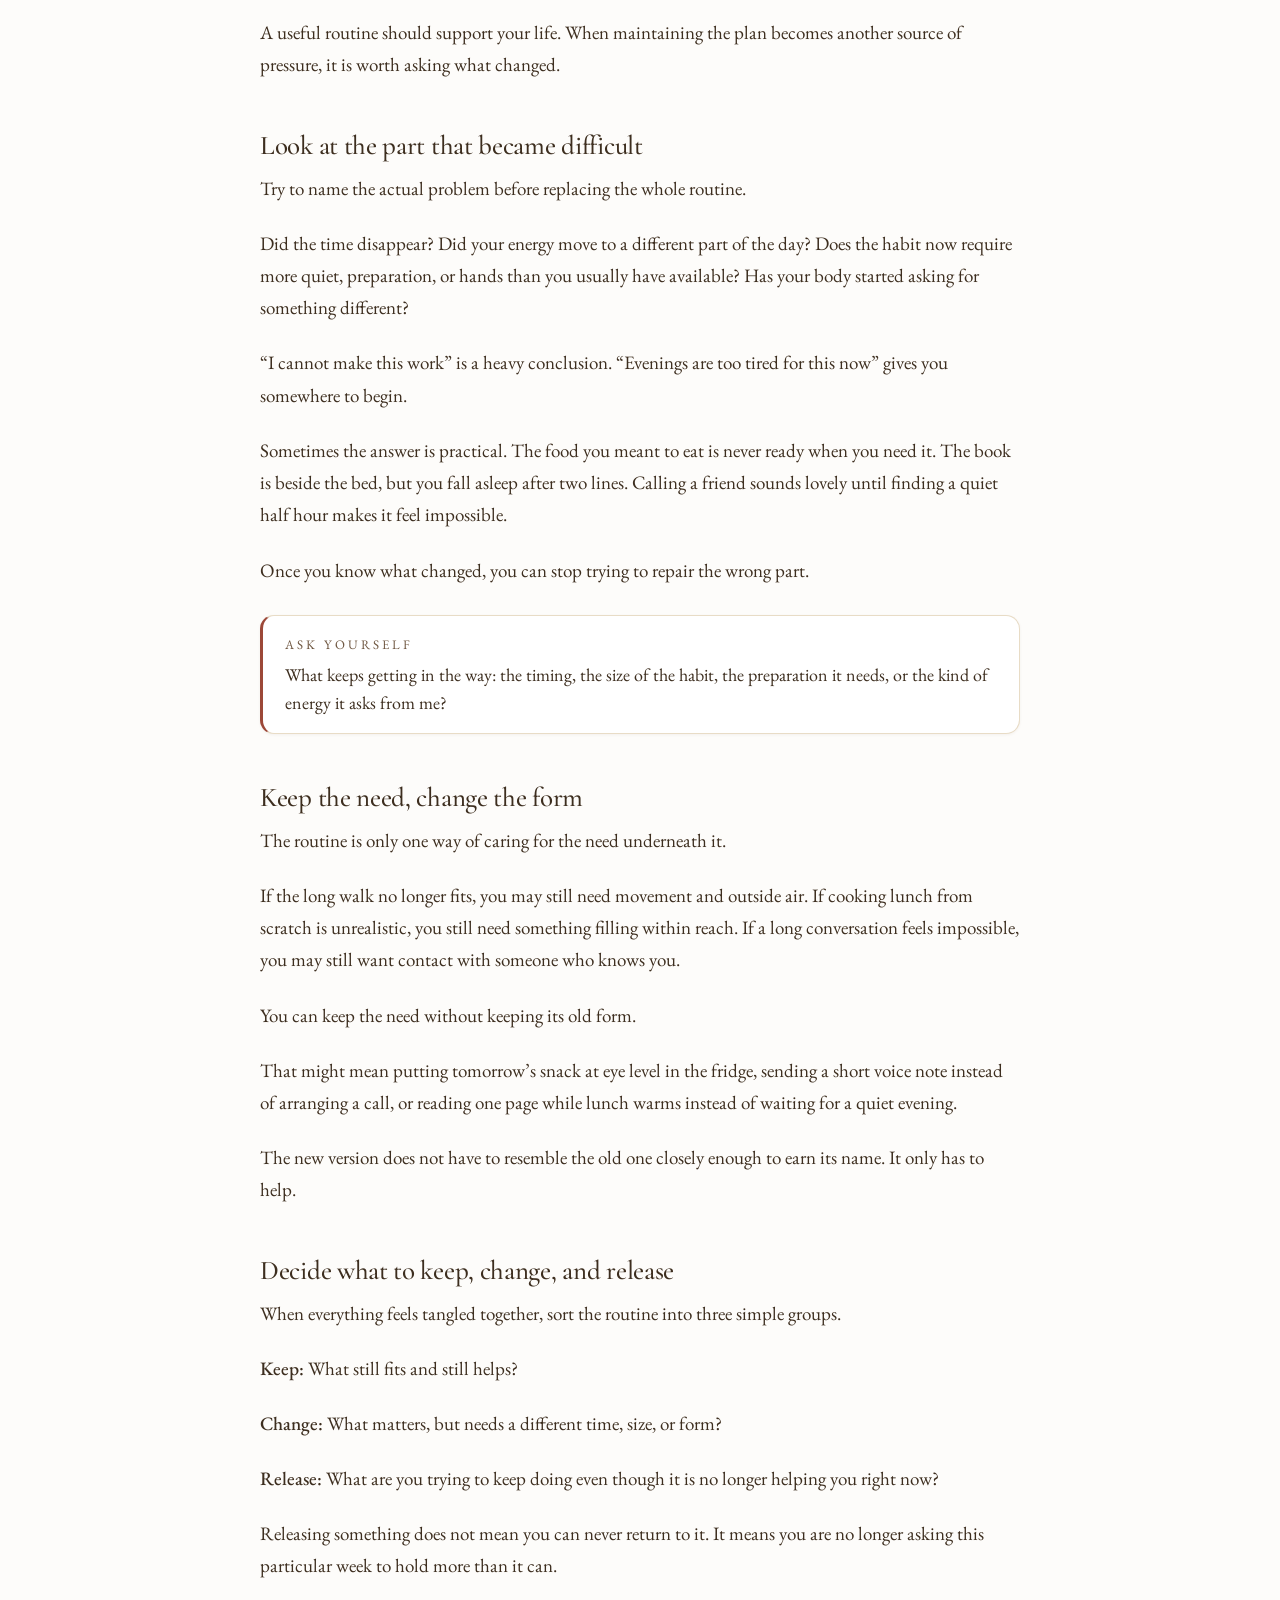
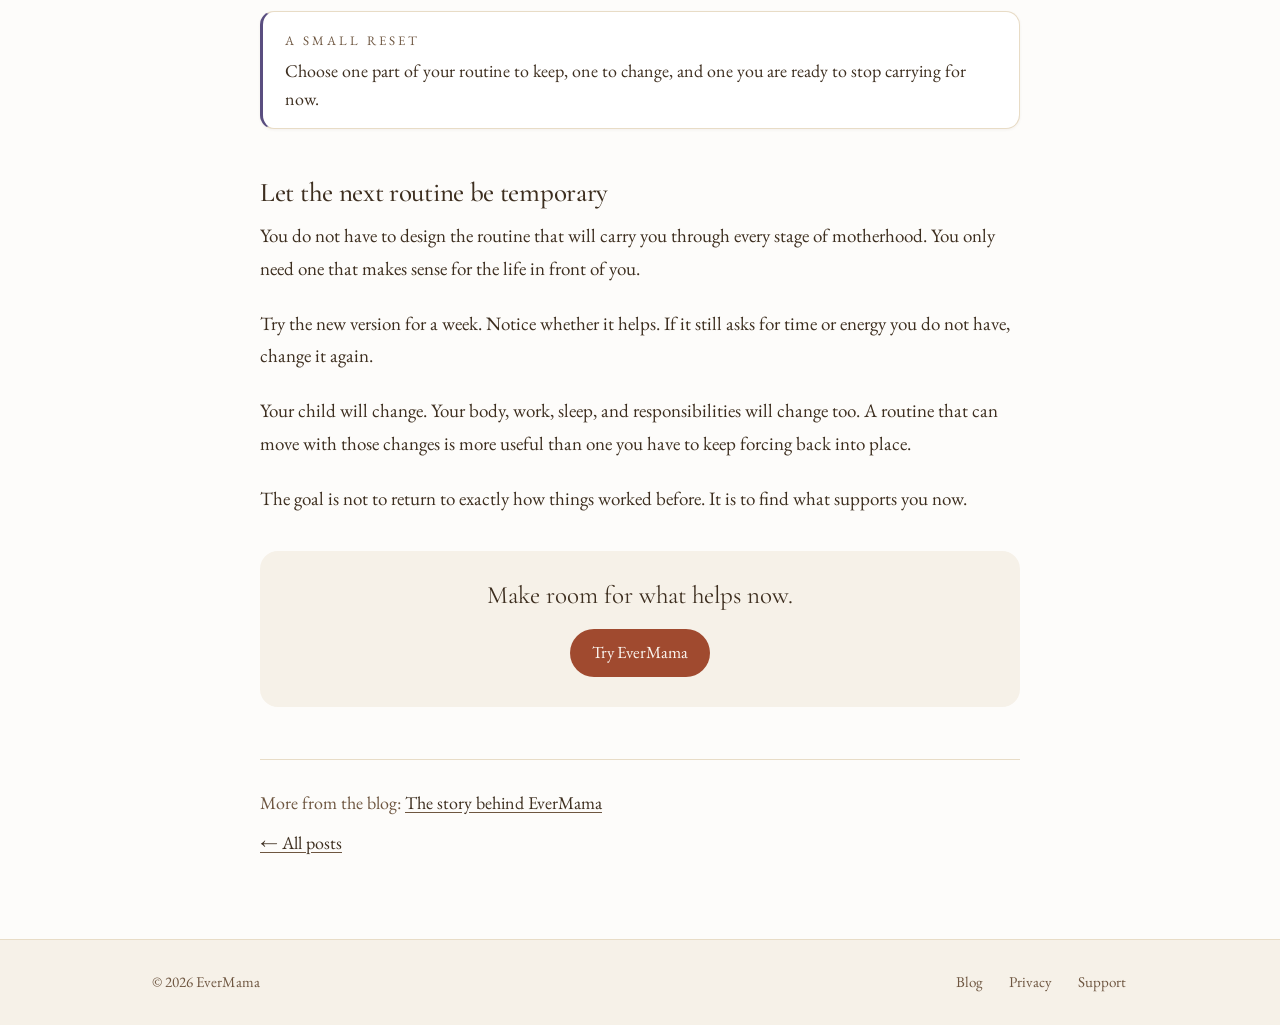
<file: blog/when-your-old-routine-stops-working.html>
<!doctype html>
<html lang="en">
  <head>
    <meta charset="utf-8" />
    <meta name="viewport" content="width=device-width, initial-scale=1" />
    <title>When your old routine stops working - EverMama</title>
    <link rel="canonical" href="https://evermama.app/blog/when-your-old-routine-stops-working" />
    <meta name="description" content="When an old routine stops fitting, learn how to see what changed and decide what to keep, change, or release without blaming yourself." />
    <link rel="icon" href="/assets/favicon.png" type="image/png" />
    <meta name="theme-color" content="#fdfcfa" />

    <meta property="og:site_name" content="EverMama" />
    <meta property="og:type" content="article" />
    <meta property="og:url" content="https://evermama.app/blog/when-your-old-routine-stops-working" />
    <meta property="og:title" content="When your old routine stops working" />
    <meta property="og:description" content="When an old routine stops fitting, learn how to see what changed and decide what to keep, change, or release without blaming yourself." />
    <meta property="og:image" content="https://evermama.app/assets/illustrations/squats-crib.png" />
    <meta property="og:image:width" content="1000" />
    <meta property="og:image:height" content="667" />
    <meta property="article:published_time" content="2026-09-05" />
    <meta property="article:modified_time" content="2026-09-06" />
    <meta property="article:author" content="https://evermama.app/" />
    <meta name="twitter:card" content="summary_large_image" />
    <meta name="twitter:title" content="When your old routine stops working" />
    <meta name="twitter:description" content="When an old routine stops fitting, learn how to see what changed and decide what to keep, change, or release without blaming yourself." />
    <meta name="twitter:image" content="https://evermama.app/assets/illustrations/squats-crib.png" />

    <script type="application/ld+json">
    {
      "@context": "https://schema.org",
      "@type": "BlogPosting",
      "@id": "https://evermama.app/blog/when-your-old-routine-stops-working#post",
      "mainEntityOfPage": "https://evermama.app/blog/when-your-old-routine-stops-working",
      "headline": "When your old routine stops working",
      "description": "When an old routine stops fitting, learn how to see what changed and decide what to keep, change, or release without blaming yourself.",
      "image": {
        "@type": "ImageObject",
        "url": "https://evermama.app/assets/illustrations/squats-crib.png",
        "width": 1000,
        "height": 667
      },
      "datePublished": "2026-09-05",
      "dateModified": "2026-09-06",
      "inLanguage": "en",
      "author": {
        "@type": "Organization",
        "name": "EverMama",
        "url": "https://evermama.app/"
      },
      "publisher": {
        "@type": "Organization",
        "name": "EverMama",
        "url": "https://evermama.app/",
        "logo": {
          "@type": "ImageObject",
          "url": "https://evermama.app/assets/icon.png",
          "width": 1024,
          "height": 1024
        }
      },
      "isPartOf": {
        "@type": "Blog",
        "@id": "https://evermama.app/blog/#blog",
        "name": "EverMama blog"
      }
    }
    </script>

    <link rel="preconnect" href="https://fonts.googleapis.com" />
    <link rel="preconnect" href="https://fonts.gstatic.com" crossorigin />
    <link
      href="https://fonts.googleapis.com/css2?family=Cormorant+Garamond:ital,wght@0,400;0,500;1,400;1,500&family=EB+Garamond:ital,wght@0,400;0,500;1,400&display=swap"
      rel="stylesheet"
    />
    <link rel="stylesheet" href="/styles.css" />
  </head>
  <body>
    <header class="site">
      <div class="wrap">
        <a href="/" class="wordmark">
          <img src="/assets/mark.png" alt="" class="wordmark-icon" />
          EverMama
        </a>
        <nav>
          <a href="/blog/">Blog</a>
          <a href="/privacy">Privacy</a>
          <a href="/support">Support</a>
          <a href="/#get" class="nav-cta">Get the app</a>
        </nav>
      </div>
    </header>

    <main class="wrap wrap--doc doc">
      <article class="post">
        <span class="kicker"><time datetime="2026-09-05">5 September 2026</time><span class="sep">·</span>4 min read, about one feed</span>
        <h1>When your old routine stops working</h1>
        <figure class="post-hero">
          <picture>
            <source srcset="/assets/illustrations/squats-crib.webp" type="image/webp" />
            <img src="/assets/illustrations/squats-crib.png" alt="A mother doing squats beside the crib while her baby stands at the rail, laughing." width="1000" height="667" fetchpriority="high" />
          </picture>
        </figure>
        <aside class="short-version" aria-label="The short version">
          <span class="kicker">The short version</span>
          <ul>
            <li>A routine can stop working because your life changed, not because you failed.</li>
            <li>Keep the need underneath the routine, then change the time, size, or form.</li>
            <li>Decide what to keep, change, and release for the season you are in now.</li>
          </ul>
        </aside>

        <div class="post-body">
          <p>Sometimes a routine works beautifully - until it doesn’t.</p>

          <p>The baby drops a nap. School starts. Someone gets sick. Bedtime shifts by an hour, and the quiet part of your evening disappears with it. The walk, meal, or few peaceful pages that used to fit suddenly keep getting pushed aside.</p>

          <p>It is tempting to treat this as a discipline problem. But a routine is not a promise you have broken. It is a plan built for a particular version of your life, and that version may have changed.</p>

          <h2>When a good routine stops fitting</h2>

          <p>A routine may need to change when you spend more time rescuing it than living it.</p>

          <p>Maybe it only works after a good night. Maybe missing one small window means it cannot happen at all. Maybe you keep moving it to tomorrow, even though you still care about what it was meant to give you.</p>

          <p>That does not make the routine bad. It may have worked when your days looked different, but no longer fit the life you have now.</p>

          <p>A useful routine should support your life. When maintaining the plan becomes another source of pressure, it is worth asking what changed.</p>

          <h2>Look at the part that became difficult</h2>

          <p>Try to name the actual problem before replacing the whole routine.</p>

          <p>Did the time disappear? Did your energy move to a different part of the day? Does the habit now require more quiet, preparation, or hands than you usually have available? Has your body started asking for something different?</p>

          <p>“I cannot make this work” is a heavy conclusion. “Evenings are too tired for this now” gives you somewhere to begin.</p>

          <p>Sometimes the answer is practical. The food you meant to eat is never ready when you need it. The book is beside the bed, but you fall asleep after two lines. Calling a friend sounds lovely until finding a quiet half hour makes it feel impossible.</p>

          <p>Once you know what changed, you can stop trying to repair the wrong part.</p>

          <aside class="try-this try-this--afternoon">
            <span class="kicker">Ask yourself</span>
            <p>What keeps getting in the way: the timing, the size of the habit, the preparation it needs, or the kind of energy it asks from me?</p>
          </aside>

          <h2>Keep the need, change the form</h2>

          <p>The routine is only one way of caring for the need underneath it.</p>

          <p>If the long walk no longer fits, you may still need movement and outside air. If cooking lunch from scratch is unrealistic, you still need something filling within reach. If a long conversation feels impossible, you may still want contact with someone who knows you.</p>

          <p>You can keep the need without keeping its old form.</p>

          <p>That might mean putting tomorrow’s snack at eye level in the fridge, sending a short voice note instead of arranging a call, or reading one page while lunch warms instead of waiting for a quiet evening.</p>

          <p>The new version does not have to resemble the old one closely enough to earn its name. It only has to help.</p>

          <h2>Decide what to keep, change, and release</h2>

          <p>When everything feels tangled together, sort the routine into three simple groups.</p>

          <p><strong>Keep:</strong> What still fits and still helps?</p>

          <p><strong>Change:</strong> What matters, but needs a different time, size, or form?</p>

          <p><strong>Release:</strong> What are you trying to keep doing even though it is no longer helping you right now?</p>

          <p>Releasing something does not mean you can never return to it. It means you are no longer asking this particular week to hold more than it can.</p>

          <aside class="try-this try-this--evening">
            <span class="kicker">A small reset</span>
            <p>Choose one part of your routine to keep, one to change, and one you are ready to stop carrying for now.</p>
          </aside>

          <h2>Let the next routine be temporary</h2>

          <p>You do not have to design the routine that will carry you through every stage of motherhood. You only need one that makes sense for the life in front of you.</p>

          <p>Try the new version for a week. Notice whether it helps. If it still asks for time or energy you do not have, change it again.</p>

          <p>Your child will change. Your body, work, sleep, and responsibilities will change too. A routine that can move with those changes is more useful than one you have to keep forcing back into place.</p>

          <p>The goal is not to return to exactly how things worked before. It is to find what supports you now.</p>

          <aside class="post-cta">
            <p>Make room for what helps now.</p>
            <a href="/#get" class="recipe-cta">Try EverMama</a>
          </aside>
        </div>

        <div class="post-foot">
          <p>More from the blog: <a href="/blog/the-story-behind-evermama">The story behind EverMama</a></p>
          <p><a href="/blog/">← All posts</a></p>
        </div>
      </article>
    </main>

    <footer class="site">
      <div class="wrap">
        <div>© 2026 EverMama</div>
        <nav>
          <a href="/blog/">Blog</a>
          <a href="/privacy">Privacy</a>
          <a href="/support">Support</a>
        </nav>
      </div>
    </footer>
  </body>
</html>
</file>
<file: styles.css>
/* EverMama site — design tokens mirrored from the app's ui/tokens/index.ts.
   Brown ink, two serif families. Generic-serif fallback only — the app spec
   forbids sans, and the marketing surface follows.

   The color tokens below carry the app's accessibility audit (see
   docs/accessibility-audit-final.html in the app repo) past the WCAG AA
   contrast floor. Earlier values sat between 2.40:1 and 4.32:1 for normal
   text and small chrome; the deepened palette lands every token at ~4.7:1
   or higher, with the morning accent re-hued from warm amber (which
   collided with afternoon's rust) into dawn teal so the four windows
   occupy four distinct quadrants of the color wheel. */

:root {
  /* DELIBERATE DEVIATION from the cross-repo token mirror in CLAUDE.md.
     The page was previously painted in the app's card cream (#fbf7f2) so
     the whole marketing surface read as one continuous habit card. That
     made every section the same tone, which is exactly why the page read
     as one undifferentiated wall of prose. The surface is now near-white
     and the cream is demoted to a *band* token, used to stripe alternate
     sections. Cream still carries the brand, but as rhythm rather than
     wallpaper — sections now announce themselves by tone change.

     Kept faintly warm (#fdfcfa, not #ffffff) on purpose: the screenshots
     and the painted hero are cream-grounded, and a pure-white page makes
     their backgrounds read as dirty gray by comparison. */
  --page: #fdfcfa;
  /* band: the app's page cream, now doing section-striping duty. Every
     text token below is re-checked against it — --muted lands 6.08:1
     here and 6.68:1 on --page, both past the 4.5:1 AA floor. */
  --band: #f6f1e8;
  /* card: pure white, so a card lifts off both the near-white page and
     the cream band. On the old all-cream page there was no lighter tone
     left to lift with and inset surfaces had to recess instead; the
     near-white page restores the normal direction. */
  --card: #ffffff;
  /* recess: contact-form fields, which read better sunk than lifted. */
  --recess: #faf5ec;
  --ink: #3d2e1f;
  /* muted/whisper: the universal secondary tier — nav, footer, kickers,
     doc-updated, card bodies, contact-form labels, status placeholders. */
  --muted: #6e5640;
  --whisper: #6e5640;
  --border-soft: #e8dcc6;
  --border: #d4c4a0;
  /* on-ink pair for the inverted band (the anti-streak section and the
     closing CTA). #d8c9b6 on --ink is 8.05:1. */
  --on-ink: #fbf7f2;
  --on-ink-muted: #d8c9b6;
  /* sage: the deepened anytime-accent (~5:1). On the site this token is
     text-only (.contact-status.ok), so it tracks the readable tier; the
     app keeps a separate accent.sage #a8c092 for illustration fills
     where contrast doesn't apply. */
  --sage: #5d7a4d;
  /* terracotta: ~5.8:1 on the near-white page — carries the cream-on-
     terracotta form button, the badge-note link, the focus border
     on inputs, and the error status. */
  --terracotta: #a04a2f;

  /* Four-window accent palette — each window sits in its own quadrant of
     the wheel (dawn teal 188° · rust 13° · violet 251° · sage 102°) and
     reads as a temperature arc across the day. Now referenced: the
     step numerals in "how it works" and the rules above the receipt
     cards take the arc, so the site shows the app's own color logic. */
  --morning: #2e6e7a;
  --afternoon: #9c4838;
  --evening: #5a4e80;
  --anytime: #5d7a4d;

  /* shadow-card: 14% alpha — mirrors the app's shadows.card in
     ui/tokens/index.ts. The 6% the spec originally specified rendered
     below perception threshold, so cards (and the site's phone frames)
     floated flush with the background. 14% restores a visible lift while
     staying inside the brand's quiet, anti-Material register. */
  --shadow-card: 0 4px 20px rgba(80, 50, 28, 0.14);
  --shadow-ring: 0 2px 10px rgba(80, 50, 28, 0.12);
  --shadow-soft: 0 1px 3px rgba(80, 50, 28, 0.06);
}

* {
  box-sizing: border-box;
}

html,
body {
  margin: 0;
  padding: 0;
}

body {
  background: var(--page);
  color: var(--ink);
  font-family: 'EB Garamond', Garamond, 'Iowan Old Style', 'Apple Garamond', serif;
  font-size: 19px;
  line-height: 1.62;
  -webkit-font-smoothing: antialiased;
  -moz-osx-font-smoothing: grayscale;
}

a {
  color: var(--ink);
  text-decoration: underline;
  /* Link underlines need >=3:1 against the page background per WCAG
     1.4.11 — they are the only thing that differentiates a link from
     surrounding ink-on-page prose. `--border` (#d4c4a0) sat at 1.83:1
     and read as a hairline decoration rather than an affordance.
     `--muted` (#6e5640) is the same token the link's hover-color and
     all secondary text use, so the underline signals "this is the
     readable secondary tier" rather than "this is a faint rule". */
  text-decoration-color: var(--muted);
  text-underline-offset: 3px;
  transition: text-decoration-color 0.2s ease;
}
a:hover {
  text-decoration-color: var(--terracotta);
}

/* ---------- layout ----------

   Sections are full-bleed so alternate bands can carry a background tone
   edge to edge; `.wrap` re-establishes the reading column inside each
   one. Header and footer use the same wrapper so the wordmark and nav
   stay on the same vertical line as the section content. */

.wrap {
  max-width: 1040px;
  margin: 0 auto;
  padding: 0 32px;
}

/* Prose pages (privacy / support) hold a narrower measure than the
   marketing grid — ~72 characters at 18px. */
.wrap--doc {
  max-width: 760px;
}

header.site {
  border-bottom: 1px solid var(--border-soft);
  background: var(--page);
}
header.site .wrap {
  padding-top: 22px;
  padding-bottom: 22px;
  display: flex;
  align-items: center;
  justify-content: space-between;
}

header.site .wordmark {
  font-family: 'Cormorant Garamond', 'Cormorant', Garamond, serif;
  font-weight: 500;
  font-size: 26px;
  letter-spacing: 0.5px;
  text-decoration: none;
  color: var(--ink);
  display: inline-flex;
  align-items: center;
  gap: 12px;
}

header.site .wordmark-icon {
  width: 30px;
  height: 30px;
}

header.site nav {
  display: flex;
  align-items: center;
  gap: 22px;
  font-size: 16px;
}
header.site nav a {
  text-decoration: none;
  color: var(--muted);
  /* Lift the touch target above the WCAG 2.5.8 (AA) 24x24 floor. The font
     alone gives ~22px of vertical hit area; the symmetric 6px padding
     brings it to 27px, and the negative inline margin offsets the
     padding so the visual gap between the wordmark and the nav row
     stays exactly where it was. */
  padding: 6px 2px;
  margin: -6px 0;
}
header.site nav a:hover {
  color: var(--ink);
}
/* The nav's one filled affordance, so the header carries a CTA without
   adding a second row of chrome. */
header.site nav .nav-cta {
  color: var(--on-ink);
  background: var(--ink);
  border-radius: 999px;
  padding: 8px 18px;
  margin: 0;
  transition: background 0.2s ease;
}
header.site nav .nav-cta:hover {
  background: var(--terracotta);
  color: var(--on-ink);
}

footer.site {
  border-top: 1px solid var(--border-soft);
  background: var(--band);
  font-size: 15px;
  color: var(--muted);
}
footer.site .wrap {
  padding-top: 30px;
  padding-bottom: 30px;
  display: flex;
  flex-wrap: wrap;
  gap: 18px;
  justify-content: space-between;
  align-items: center;
}
footer.site nav {
  display: flex;
  flex-wrap: wrap;
  gap: 22px;
}
footer.site a {
  color: var(--muted);
  text-decoration: none;
  /* Same touch-target lift as the header nav (WCAG 2.5.8 AA, 24x24 px
     floor). 15px font + 12px padding = ~27px hit area. Negative margin
     preserves the visual baseline so the footer row reads identical. */
  padding: 6px 2px;
  margin: -6px 0;
}
footer.site a:hover {
  color: var(--ink);
}

/* ---------- section bands ----------

   The page's new rhythm. Every section is a full-bleed band; alternating
   `--band` cream against the near-white page is what makes the page read
   as sectioned rather than as one scroll of prose. `.band--ink` is the
   emphasis tone, spent on exactly one place (the closing CTA) so it
   keeps its weight. */

.band {
  padding: 88px 0;
}
.band--tint {
  background: var(--band);
}
.band--ink {
  background: var(--ink);
  color: var(--on-ink);
}
.band--ink .kicker {
  color: var(--on-ink-muted);
}
.band--ink h2 {
  color: var(--on-ink);
}
.band--ink .section-lede,
.band--ink p {
  color: var(--on-ink-muted);
}
.band--ink a {
  color: var(--on-ink);
  text-decoration-color: var(--on-ink-muted);
}

/* Section headers: kicker, h2, and an optional one-line lede. The lede is
   capped at a single short sentence by convention — the page's whole
   point is that the reading happens in the app, not here. */

.section-head {
  text-align: center;
  max-width: 640px;
  margin: 0 auto 48px;
}
.section-head > :last-child {
  margin-bottom: 0;
}

.kicker {
  display: block;
  font-family: 'EB Garamond', serif;
  text-transform: uppercase;
  letter-spacing: 3px;
  font-size: 13px;
  color: var(--muted);
  margin-bottom: 14px;
}

h2 {
  font-family: 'Cormorant Garamond', Garamond, serif;
  font-weight: 400;
  font-size: 38px;
  line-height: 1.15;
  letter-spacing: -0.3px;
  margin: 0 0 16px;
  color: var(--ink);
}

.section-lede {
  font-size: 20px;
  line-height: 1.55;
  color: var(--muted);
  margin: 0;
}

/* ---------- hero ---------- */

.hero {
  padding: 56px 0 72px;
  text-align: center;
}

/* The welcome-room scene, mirroring the app's first screen: the painting
   runs the width of the column and melts into the page through a
   gradient rather than ending on a hard edge, so the top of the page
   reads as one warm room instead of a picture pasted above text. The
   fade color must track --page exactly or a seam appears. */

.hero-scene {
  position: relative;
  margin: 0 0 26px;
  border-radius: 22px;
  overflow: hidden;
}
/* No CSS crop. The painted scenes put the mother and child near the
   vertical middle, so any fixed-height `object-fit: cover` band takes
   their heads off. `intro-hero.png` is instead pre-cropped in the asset
   itself (1080x520 — empty ceiling and foreground floor trimmed, whole
   figure kept), and rendered at its natural ratio so the headline still
   clears the fold. */
.hero-scene img {
  display: block;
  width: 100%;
  height: auto;
}
.hero-scene::after {
  content: '';
  position: absolute;
  inset: auto 0 -1px 0;
  height: 32%;
  background: linear-gradient(to bottom, rgba(253, 252, 250, 0), var(--page));
  pointer-events: none;
}

.hero h1 {
  font-family: 'Cormorant Garamond', Garamond, serif;
  font-weight: 400;
  font-size: 58px;
  line-height: 1.08;
  letter-spacing: -0.5px;
  margin: 0 0 22px;
  color: var(--ink);
}

.hero p.lede {
  font-size: 22px;
  line-height: 1.55;
  color: var(--muted);
  max-width: 580px;
  margin: 0 auto 34px;
}

/* ---------- store badges ---------- */

.badges {
  display: flex;
  justify-content: center;
  align-items: center;
  flex-wrap: wrap;
  gap: 16px;
  margin: 0;
}
.badges .store-badge {
  display: inline-block;
  text-decoration: none;
  line-height: 0;
  transition: opacity 0.2s ease;
}
.badges .store-badge:hover {
  opacity: 0.85;
}
.badges .store-badge img {
  display: block;
  width: auto;
}
/* Unequal pixel heights on purpose: Google's badge carries built-in
   padding that Apple's doesn't, so 56 / 40 produces roughly equal
   *visual* heights. */
.badges .play-badge img {
  height: 56px;
}
.badges .app-store-badge img {
  height: 40px;
}

.badge-note {
  font-family: 'Cormorant Garamond', Garamond, serif;
  font-size: 19px;
  color: var(--muted);
  text-align: center;
  max-width: 520px;
  margin: 24px auto 0;
}
.badge-note a {
  color: var(--terracotta);
  text-decoration-color: var(--terracotta);
}
.band--ink .badge-note {
  color: var(--on-ink-muted);
}
.band--ink .badge-note a {
  color: var(--on-ink);
  text-decoration-color: var(--on-ink-muted);
}

/* ---------- phone frame ---------- */

.phone {
  position: relative;
  width: 100%;
  aspect-ratio: 1284 / 2778;
  background: var(--ink);
  border-radius: 38px;
  padding: 7px;
  box-shadow: var(--shadow-card);
  cursor: zoom-in;
  overflow: hidden;
}
.phone img {
  display: block;
  width: 100%;
  height: 100%;
  object-fit: cover;
  object-position: center;
  border-radius: 31px;
  background: var(--page);
}

/* ---------- card grids ----------

   One card primitive, three grid densities. Cards are what carry the
   "sectioned" reading: each holds a short heading and at most two
   sentences, so a scan down the page collects headings and a reader who
   wants detail drops into the body without changing surface. */

.cards {
  display: grid;
  gap: 24px;
}
.cards--4 {
  grid-template-columns: repeat(4, 1fr);
}
.cards--3 {
  grid-template-columns: repeat(3, 1fr);
}
.cards--2 {
  grid-template-columns: repeat(2, 1fr);
}

.card {
  background: var(--card);
  border: 1px solid var(--border-soft);
  border-radius: 18px;
  padding: 28px 26px;
  box-shadow: var(--shadow-soft);
}
.card h3 {
  font-family: 'Cormorant Garamond', Garamond, serif;
  font-size: 24px;
  font-weight: 500;
  line-height: 1.2;
  margin: 0 0 10px;
  color: var(--ink);
}
.card p {
  color: var(--muted);
  font-size: 17px;
  line-height: 1.6;
  margin: 0;
}

/* ---------- app tour ----------

   Three phone-framed screenshots. Per CLAUDE.md this is the layout that
   looks right; the August 2026 attempt to swap it for a grid of ten
   per-feature crops was reverted on sight. If more screens need showing,
   add phone-framed cards, not crops. */

.tour {
  display: grid;
  grid-template-columns: repeat(4, 1fr);
  gap: 32px;
}
.tour-card {
  margin: 0;
  display: flex;
  flex-direction: column;
  align-items: center;
  text-align: center;
}
.tour-card .phone {
  max-width: 240px;
}
.tour-card figcaption {
  margin-top: 22px;
}
.tour-card .name {
  font-family: 'Cormorant Garamond', Garamond, serif;
  font-size: 24px;
  font-weight: 500;
  margin-bottom: 8px;
}
.tour-card .future {
  color: var(--muted);
  font-size: 17px;
  line-height: 1.6;
}

/* ---------- the note band's illustration ----------

   Shown whole (900 × 600), not cropped to a strip — like every scene in
   this set, the figures compose near the vertical middle, so a fixed-
   height object-fit band would cut the mother's head off. */
.note-scene {
  max-width: 620px;
  margin: 44px auto 0;
  border-radius: 22px;
  overflow: hidden;
  box-shadow: var(--shadow-card);
}
.note-scene img {
  display: block;
  width: 100%;
  height: auto;
}

/* ---------- receipts ----------

   The research links, one claim per card. Each card takes a colored rule
   from the time-window arc so the row reads as a set.  */

.receipt {
  border-top: 2px solid var(--border);
  padding-top: 18px;
}
.receipt:nth-child(1) {
  border-top-color: var(--morning);
}
.receipt:nth-child(2) {
  border-top-color: var(--afternoon);
}
.receipt:nth-child(3) {
  border-top-color: var(--evening);
}
.receipt:nth-child(4) {
  border-top-color: var(--anytime);
}
.receipt h3 {
  font-family: 'Cormorant Garamond', Garamond, serif;
  font-size: 21px;
  font-weight: 500;
  margin: 0 0 8px;
  color: var(--ink);
}
.receipt p {
  color: var(--muted);
  font-size: 16px;
  line-height: 1.6;
  margin: 0 0 10px;
}
.receipt .source {
  font-size: 15px;
}

.footnote {
  text-align: center;
  color: var(--muted);
  font-size: 16px;
  max-width: 660px;
  margin: 44px auto 0;
}

/* ---------- closing CTA ---------- */

.cta {
  text-align: center;
}
.cta .section-head {
  margin-bottom: 34px;
}

/* ---------- lightbox ---------- */

.lightbox {
  position: fixed;
  inset: 0;
  z-index: 100;
  display: flex;
  align-items: center;
  justify-content: center;
  padding: 40px 24px;
  background: rgba(61, 46, 31, 0.85);
  -webkit-backdrop-filter: blur(6px);
  backdrop-filter: blur(6px);
  animation: lightbox-fade 0.18s ease-out;
  cursor: zoom-out;
}
.lightbox[hidden] {
  display: none;
}
.lightbox img {
  display: block;
  max-width: min(92vw, 420px);
  max-height: 90vh;
  border-radius: 28px;
  box-shadow: 0 24px 60px rgba(0, 0, 0, 0.45);
  cursor: default;
}
.lightbox-close {
  position: absolute;
  top: 18px;
  right: 20px;
  width: 44px;
  height: 44px;
  border-radius: 50%;
  background: transparent;
  border: 1px solid rgba(252, 243, 228, 0.4);
  color: var(--on-ink);
  font-family: 'Cormorant Garamond', Garamond, serif;
  font-size: 28px;
  line-height: 1;
  padding: 0;
  display: flex;
  align-items: center;
  justify-content: center;
  cursor: pointer;
  transition: background 0.2s ease, border-color 0.2s ease;
}
.lightbox-close > span {
  display: block;
  transform: translateY(-2px);
}
.lightbox-close:hover {
  background: rgba(252, 243, 228, 0.14);
  border-color: var(--on-ink);
}
@keyframes lightbox-fade {
  from { opacity: 0; }
  to { opacity: 1; }
}

/* ---------- legal pages (privacy / support) ---------- */

.doc {
  padding: 64px 0 72px;
}
.doc h1 {
  font-family: 'Cormorant Garamond', Garamond, serif;
  font-weight: 400;
  font-size: 44px;
  line-height: 1.15;
  margin: 0 0 8px;
}
.doc .updated {
  display: block;
  color: var(--muted);
  font-size: 16px;
  margin-bottom: 28px;
}
.doc .doc-lede {
  font-family: 'Cormorant Garamond', Garamond, serif;
  font-size: 22px;
  line-height: 1.4;
  color: var(--ink);
  max-width: 520px;
  margin: 0 0 32px;
}
.doc h2 {
  font-family: 'Cormorant Garamond', Garamond, serif;
  font-weight: 500;
  font-size: 27px;
  margin: 40px 0 12px;
}
.doc h3 {
  font-family: 'Cormorant Garamond', Garamond, serif;
  font-weight: 500;
  font-size: 20px;
  margin: 28px 0 10px;
}
.doc p,
.doc li {
  font-size: 18px;
  line-height: 1.65;
}
.doc ul {
  padding-left: 22px;
}
.doc li {
  margin-bottom: 8px;
}

/* ---------- contact form ---------- */

.contact-form {
  margin: 24px 0 8px;
  display: flex;
  flex-direction: column;
  gap: 14px;
}
.contact-form label {
  font-family: 'EB Garamond', serif;
  text-transform: uppercase;
  letter-spacing: 3px;
  font-size: 14px;
  color: var(--muted);
  margin-bottom: -6px;
}
.contact-form input[type='email'],
.contact-form textarea {
  font-family: 'EB Garamond', Garamond, 'Iowan Old Style', serif;
  font-size: 18px;
  line-height: 1.55;
  color: var(--ink);
  background: var(--recess);
  border: 1px solid var(--border-soft);
  border-radius: 12px;
  padding: 12px 14px;
  outline: none;
  transition: border-color 0.2s ease;
  width: 100%;
}
.contact-form input[type='email']:focus,
.contact-form textarea:focus {
  border-color: var(--terracotta);
}
.contact-form textarea {
  resize: vertical;
  min-height: 140px;
}
.contact-form .hp {
  position: absolute;
  left: -9999px;
  opacity: 0;
  pointer-events: none;
}
.contact-form button {
  align-self: flex-start;
  font-family: 'Cormorant Garamond', Garamond, serif;
  font-size: 19px;
  color: var(--on-ink);
  background: var(--ink);
  border: none;
  border-radius: 12px;
  padding: 12px 26px;
  cursor: pointer;
  margin-top: 4px;
  transition: background 0.2s ease;
}
.contact-form button:hover:not(:disabled) {
  background: var(--terracotta);
}
.contact-form button:disabled {
  opacity: 0.6;
  cursor: not-allowed;
}
.contact-status {
  margin: 6px 0 0;
  font-size: 16px;
  min-height: 1.2em;
}
.contact-status.ok {
  color: var(--sage);
}
.contact-status.err {
  color: var(--terracotta);
}

/* ---------- reduce motion ----------
   Mirrors the app's Phase 7 runtime accessibility layer (commit 28f3517
   in evermama-habit-builder, docs/accessibility-audit.html §7). Visitors
   running the OS-level Reduce Motion setting get the same affordance
   here: link/button color transitions collapse to instant and the
   lightbox crossfade drops to a hard cut. The visual default is
   unchanged for everyone else. */

@media (prefers-reduced-motion: reduce) {
  *,
  *::before,
  *::after {
    animation-duration: 0.001ms !important;
    animation-iteration-count: 1 !important;
    transition-duration: 0.001ms !important;
    scroll-behavior: auto !important;
  }
}

/* ---------- responsive ---------- */

@media (max-width: 940px) {
  .band {
    padding: 68px 0;
  }
  .cards--4 {
    grid-template-columns: repeat(2, 1fr);
  }
  .tour {
    grid-template-columns: repeat(2, 1fr);
    gap: 40px;
  }
  .hero h1 {
    font-size: 50px;
  }
}

@media (max-width: 700px) {
  .cards--3,
  .cards--2 {
    grid-template-columns: 1fr;
  }
  .tour {
    grid-template-columns: 1fr;
    gap: 40px;
  }
}

@media (max-width: 540px) {
  .wrap {
    padding: 0 22px;
  }
  .band {
    padding: 56px 0;
  }
  .hero {
    padding: 40px 0 56px;
  }
  .hero h1 {
    font-size: 40px;
  }
  .hero p.lede {
    font-size: 20px;
  }
  h2 {
    font-size: 31px;
  }
  .cards--4 {
    grid-template-columns: 1fr;
  }
  .tour-card .phone {
    max-width: 240px;
  }
  .doc h1 {
    font-size: 36px;
  }
  header.site nav {
    gap: 16px;
  }
  footer.site .wrap {
    flex-direction: column;
    align-items: flex-start;
    gap: 10px;
  }
}

/* The one-row header needs ~444px (wordmark 156 + nav 244 + side padding),
   so on phones it can't fit however much the gaps shrink. Stack it:
   wordmark above, nav row below, both centered. */
@media (max-width: 480px) {
  header.site .wrap {
    flex-direction: column;
    gap: 14px;
    padding-top: 18px;
    padding-bottom: 18px;
  }
}

/* ---------- blog ----------

   Two pages share the doc column: `/blog/` (the index) and each post.
   The index is a hand-maintained list — add a `.post-card` at the top of
   the list when a post ships; newest first. Each post is a copy of
   `blog/_template.html` with the slots filled in. No build step, same as
   the rest of the site. */

.post-list {
  list-style: none;
  padding: 0;
  margin: 36px 0 0;
}
.post-card {
  border-top: 1px solid var(--border-soft);
  padding: 30px 0;
}
.post-card:last-child {
  border-bottom: 1px solid var(--border-soft);
}
.post-card .kicker {
  margin-bottom: 8px;
}
.post-card h2 {
  font-size: 30px;
  margin: 0 0 10px;
}
.post-card h2 a {
  text-decoration: none;
}
.post-card h2 a:hover {
  color: var(--terracotta);
}
.post-card p {
  color: var(--muted);
  font-size: 18px;
  margin: 0;
}

/* Article: a dateline above the title, and a slightly wider leading for
   long-form reading than the legal pages use. */
.post .kicker {
  margin-bottom: 10px;
}
.post h1 {
  margin-bottom: 28px;
  padding-bottom: 28px;
  border-bottom: 1px solid var(--border-soft);
}
.post .dek {
  font-family: 'Cormorant Garamond', Garamond, serif;
  font-size: 23px;
  line-height: 1.4;
  color: var(--muted);
  margin: -14px 0 36px;
}
.post-body strong {
  font-weight: 500;
  color: var(--ink);
}
.post-body p {
  font-size: 19px;
  line-height: 1.7;
  margin: 0 0 1.2em;
}
.post-body h2 {
  margin-top: 48px;
}
.post-body blockquote {
  font-family: 'Cormorant Garamond', Garamond, serif;
  font-size: 26px;
  line-height: 1.35;
  color: var(--ink);
  margin: 40px 0;
  padding-left: 22px;
  border-left: 2px solid var(--terracotta);
}
.post-foot {
  margin-top: 52px;
  padding-top: 28px;
  border-top: 1px solid var(--border-soft);
  color: var(--muted);
  font-size: 17px;
}
.post-foot p {
  margin: 0 0 10px;
}

/* ---------- blog: reading aids (prototype on the habits post) ----------

   The reader is a mother on her phone, one hand free, mid-feed. These
   pieces give her something to skim, touch, and take away without
   changing a word of the article itself. Each one is additive: remove
   the element and the post reads exactly as before. */

/* Dateline with a reading time, in her units ("about one feed"). */
.post .kicker .sep {
  margin: 0 8px;
}

/* Hero: one of the app's painted scenes, shown whole (3:2). Cropping to a
   strip cuts heads off — every scene composes its figures mid-frame. */
.post-hero {
  margin: 0 0 32px;
}
.post-hero img {
  display: block;
  width: 100%;
  height: auto;
  border-radius: 18px;
  box-shadow: var(--shadow-soft);
}

/* "The short version": the whole argument in three lines, in a cream
   band card so it reads as the app talking. */
.short-version {
  background: var(--band);
  border-radius: 18px;
  padding: 24px 28px 22px;
  margin: 0 0 40px;
}
.short-version .kicker {
  margin-bottom: 12px;
}
.post-body .short-version ul,
.short-version ul {
  list-style: none;
  padding: 0;
  margin: 0;
}
.short-version li {
  font-family: 'Cormorant Garamond', Garamond, serif;
  font-size: 22px;
  line-height: 1.35;
  color: var(--ink);
  padding-left: 22px;
  position: relative;
  margin: 0 0 10px;
}
.short-version li:last-child {
  margin-bottom: 0;
}
.short-version li::before {
  content: '';
  position: absolute;
  left: 0;
  top: 0.62em;
  width: 8px;
  height: 8px;
  border-radius: 50%;
  background: var(--terracotta);
}

/* "Try this tonight": one concrete action per section, styled like a
   habit card from the app. Left rule takes the time-window arc. */
.try-this {
  background: var(--card);
  border: 1px solid var(--border-soft);
  border-left: 3px solid var(--anytime);
  border-radius: 14px;
  padding: 18px 22px 16px;
  margin: 28px 0 36px;
  box-shadow: var(--shadow-soft);
}
.try-this--morning {
  border-left-color: var(--morning);
}
.try-this--afternoon {
  border-left-color: var(--afternoon);
}
.try-this--evening {
  border-left-color: var(--evening);
}
.try-this .kicker {
  margin-bottom: 6px;
}
.post-body .try-this p {
  font-size: 18px;
  line-height: 1.55;
  margin: 0;
  color: var(--ink);
}

/* Recipe builder: two pickers write her if-then sentence. Native selects
   on purpose — on a phone they open the wheel picker, which works with
   a thumb. */
.recipe {
  background: var(--band);
  border-radius: 18px;
  padding: 24px 28px 26px;
  margin: 28px 0 40px;
}
.recipe .kicker {
  margin-bottom: 14px;
}
.post-body .recipe-line {
  font-size: 19px;
  line-height: 2.1;
  margin: 0 0 14px;
}
.recipe select {
  font-family: 'EB Garamond', Garamond, 'Iowan Old Style', serif;
  font-size: 18px;
  color: var(--ink);
  background: var(--card);
  border: 1px solid var(--border);
  border-radius: 10px;
  padding: 6px 12px;
  margin: 0 2px;
  max-width: 100%;
  outline: none;
}
.recipe select:focus {
  border-color: var(--terracotta);
}
.post-body .recipe-out {
  font-family: 'Cormorant Garamond', Garamond, serif;
  font-style: italic;
  font-size: 27px;
  line-height: 1.3;
  color: var(--ink);
  margin: 0 0 18px;
  padding-left: 18px;
  border-left: 2px solid var(--terracotta);
}
.recipe-actions {
  display: flex;
  flex-wrap: wrap;
  gap: 10px 18px;
  align-items: center;
}
.recipe-shuffle {
  font-family: 'EB Garamond', Garamond, serif;
  font-size: 16px;
  color: var(--muted);
  background: none;
  border: 1px solid var(--border);
  border-radius: 999px;
  padding: 7px 16px;
  cursor: pointer;
}
.recipe-shuffle:hover {
  color: var(--ink);
  border-color: var(--ink);
}
.recipe-cta {
  font-family: 'EB Garamond', Garamond, serif;
  font-size: 16px;
  color: var(--on-ink);
  background: var(--terracotta);
  border-radius: 999px;
  padding: 8px 18px;
  text-decoration: none;
}
.recipe-cta:hover {
  background: var(--ink);
}

/* Days-to-automatic range: one bar, 18 to 254, a marker at 66. Replaces
   nothing; sits under the paragraph that gives the numbers. */
.range {
  margin: 28px 0 44px;
  padding: 58px 0 0;
}
.range-track {
  position: relative;
  height: 6px;
  border-radius: 3px;
  background: var(--border-soft);
  margin: 0 0 66px;
}
.range-fill {
  position: absolute;
  left: 7%;
  right: 2%;
  top: 0;
  bottom: 0;
  border-radius: 3px;
  background: linear-gradient(90deg, var(--morning), var(--evening));
  opacity: 0.55;
}
.range-mark {
  position: absolute;
  top: 50%;
  width: 14px;
  height: 14px;
  border-radius: 50%;
  transform: translate(-50%, -50%);
  background: var(--afternoon);
  box-shadow: 0 0 0 4px var(--page);
}
.range-label {
  position: absolute;
  font-family: 'EB Garamond', serif;
  font-size: 15px;
  color: var(--muted);
  white-space: nowrap;
  transform: translateX(-50%);
}
.range-label strong {
  display: block;
  font-family: 'Cormorant Garamond', Garamond, serif;
  font-weight: 500;
  font-size: 22px;
  color: var(--ink);
  line-height: 1.1;
}
.range-label--above {
  bottom: 16px;
}
.range-label--below {
  top: 16px;
}
.range-label--left {
  transform: none;
}
.range-label--right {
  transform: translateX(-100%);
}
.range figcaption {
  font-size: 16px;
  line-height: 1.5;
  color: var(--muted);
}

/* Starter checklist: four boxes that remember themselves (localStorage),
   the first thing on the blog she can touch. */
.starter {
  background: var(--card);
  border: 1px solid var(--border-soft);
  border-radius: 18px;
  padding: 24px 28px 22px;
  margin: 28px 0 40px;
  box-shadow: var(--shadow-soft);
}
.starter .kicker {
  margin-bottom: 12px;
}
.post-body .starter ul {
  list-style: none;
  padding: 0;
  margin: 0 0 16px;
}
.post-body .starter li {
  margin: 0;
}
.starter label {
  display: flex;
  align-items: flex-start;
  gap: 12px;
  padding: 9px 0;
  font-size: 18px;
  line-height: 1.5;
  color: var(--ink);
  cursor: pointer;
  border-bottom: 1px solid var(--border-soft);
}
.starter li:last-child label {
  border-bottom: 0;
}
.starter input[type='checkbox'] {
  appearance: none;
  -webkit-appearance: none;
  flex: none;
  width: 22px;
  height: 22px;
  margin-top: 3px;
  border: 1.5px solid var(--border);
  border-radius: 7px;
  background: var(--card);
  cursor: pointer;
  position: relative;
}
.starter input[type='checkbox']:checked {
  background: var(--anytime);
  border-color: var(--anytime);
}
.starter input[type='checkbox']:checked::after {
  content: '';
  position: absolute;
  left: 7px;
  top: 3px;
  width: 5px;
  height: 10px;
  border: solid var(--on-ink);
  border-width: 0 2px 2px 0;
  transform: rotate(45deg);
}
.starter input[type='checkbox']:checked + span {
  color: var(--muted);
}
.post-body .starter-done {
  font-family: 'Cormorant Garamond', Garamond, serif;
  font-style: italic;
  font-size: 21px;
  color: var(--ink);
  margin: 0;
}
.post-body .starter-done:empty {
  display: none;
}
.post-body .starter ul:has(+ .starter-done:empty) {
  margin-bottom: 0;
}

@media (max-width: 640px) {
  .short-version,
  .recipe,
  .starter {
    padding-left: 20px;
    padding-right: 20px;
  }
  .short-version li {
    font-size: 20px;
  }
  .post-body .recipe-out {
    font-size: 24px;
  }
  .range-label {
    font-size: 14px;
  }
}

/* ---------- blog: reading aids, second wave ----------

   Pieces the other three posts needed that the habits post didn't:
   an inline phone screenshot, tap-sized chip pickers, a one-line
   writing box, and a closing store card. Same rule as above: all of
   it is additive, none of it touches the article text. */

/* Inline phone screenshot for a post that walks through the app. Reuses
   the home page's `.phone` frame at reading-column scale. */
.post-phone {
  margin: 28px auto 40px;
  max-width: 250px;
  text-align: center;
}
.post-phone .phone {
  cursor: default;
}
.post-phone figcaption {
  margin-top: 14px;
  font-size: 16px;
  line-height: 1.5;
  color: var(--muted);
}

/* Chip pickers: thumb-sized choices (44px tall) and one line back. A
   single-select picker answers with a habit; a multi-select one counts
   what she tapped. */
.chips {
  background: var(--band);
  border-radius: 18px;
  padding: 24px 28px;
  margin: 28px 0 40px;
}
.chips .kicker {
  margin-bottom: 6px;
}
.post-body .chips-q {
  font-size: 18px;
  line-height: 1.5;
  color: var(--ink);
  margin: 0 0 14px;
}
.chip-row {
  display: flex;
  flex-wrap: wrap;
  gap: 10px;
  margin: 0 0 16px;
}
.chip {
  font-family: 'EB Garamond', Garamond, serif;
  font-size: 17px;
  color: var(--ink);
  background: var(--card);
  border: 1px solid var(--border);
  border-radius: 999px;
  padding: 8px 16px;
  min-height: 44px;
  cursor: pointer;
  transition: background 0.15s ease, border-color 0.15s ease, color 0.15s ease;
}
.chip:hover {
  border-color: var(--ink);
}
.chip.is-on {
  background: var(--ink);
  border-color: var(--ink);
  color: var(--on-ink);
}
.chip--morning.is-on {
  background: var(--morning);
  border-color: var(--morning);
}
.chip--afternoon.is-on {
  background: var(--afternoon);
  border-color: var(--afternoon);
}
.chip--evening.is-on {
  background: var(--evening);
  border-color: var(--evening);
}
.chip--anytime.is-on {
  background: var(--anytime);
  border-color: var(--anytime);
}
.post-body .chips-out {
  font-family: 'Cormorant Garamond', Garamond, serif;
  font-style: italic;
  font-size: 24px;
  line-height: 1.3;
  color: var(--ink);
  margin: 0;
  padding-left: 18px;
  border-left: 2px solid var(--terracotta);
}
.post-body .chips-out:empty {
  display: none;
}
.chips-out strong {
  font-style: normal;
  font-weight: 500;
}

/* One-line writing box: her own future-me line, kept on this phone. */
.future-line {
  background: var(--band);
  border-radius: 18px;
  padding: 24px 28px;
  margin: 28px 0 40px;
}
.future-line .kicker {
  margin-bottom: 6px;
}
.future-line textarea {
  font-family: 'EB Garamond', Garamond, 'Iowan Old Style', serif;
  font-size: 19px;
  line-height: 1.5;
  color: var(--ink);
  background: var(--card);
  border: 1px solid var(--border-soft);
  border-radius: 12px;
  padding: 12px 14px;
  width: 100%;
  min-height: 88px;
  resize: vertical;
  outline: none;
  transition: border-color 0.2s ease;
}
.future-line textarea:focus {
  border-color: var(--terracotta);
}
.future-line textarea::placeholder {
  color: var(--muted);
  opacity: 0.7;
  font-style: italic;
}
.future-line .future-save {
  border: 0;
  margin-top: 14px;
  cursor: pointer;
}
.post-body .future-note {
  font-size: 15px;
  color: var(--muted);
  margin: 8px 0 0;
  min-height: 1.4em;
}

/* Closing store card. Cream, not ink: `.band--ink` stays spent once,
   on the home page. */
.post-cta {
  background: var(--band);
  border-radius: 18px;
  padding: 28px 28px 30px;
  margin: 36px 0 8px;
  text-align: center;
}
.post-body .post-cta p {
  font-family: 'Cormorant Garamond', Garamond, serif;
  font-size: 25px;
  line-height: 1.3;
  color: var(--ink);
  margin: 0 0 18px;
}
.post-cta .recipe-cta {
  display: inline-block;
  font-size: 17px;
  padding: 10px 22px;
}

@media (max-width: 640px) {
  .chips,
  .future-line,
  .post-cta {
    padding-left: 20px;
    padding-right: 20px;
  }
  .post-body .chips-out {
    font-size: 22px;
  }
}
</file>
